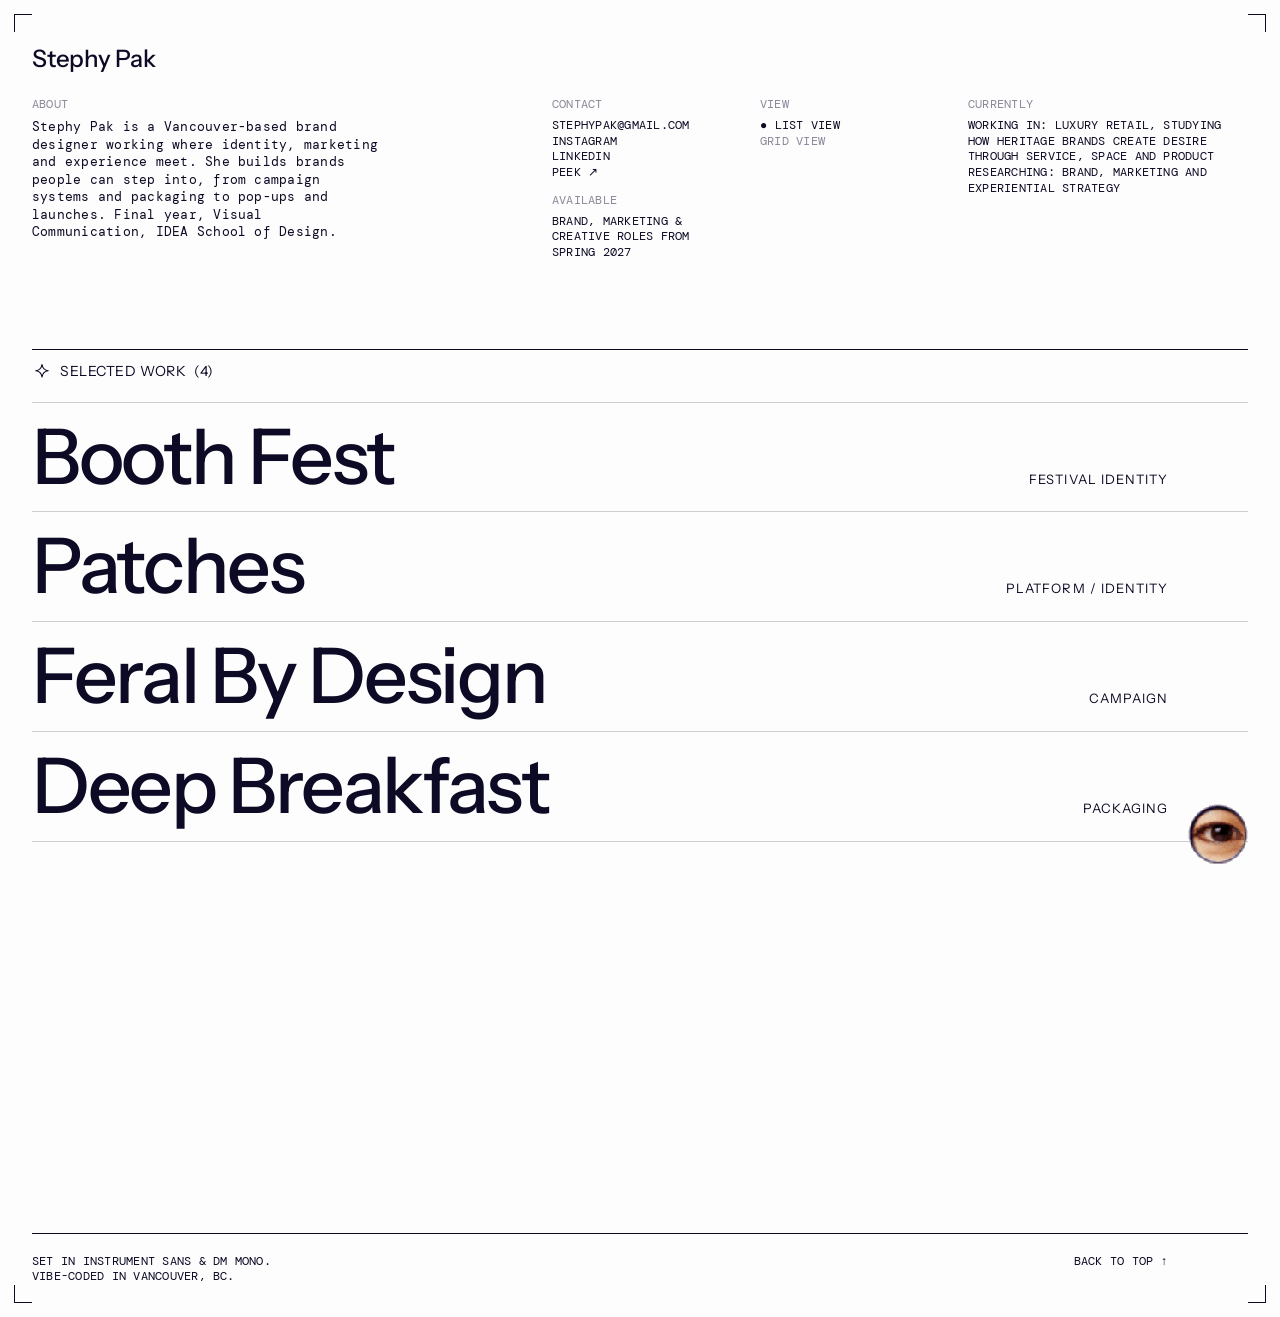
<file: index.html>
<!doctype html>
<!--
  =====================================================================
    STEPHY PAK — HOMEPAGE  (index.html)
  =====================================================================
    A trial run of the "magazine, not resume" direction. It sits next
    to your real homepage (index.html) so you can compare the two in
    Live Server. Nothing here changes your real site.

    Its styles are inside this file (in <style> below), so it doesn't
    touch styles/style.css. If you like it, we'll move them over.

    WHAT'S IN HERE (top to bottom)
    ---------------------------------------------------------------
    1. CROP MARKS ....... pink printer's marks in the corners
    2. MASTHEAD ......... About / Contact / Available / Currently  ✏️
    4. WORK ............. List view (your homepage list) + Grid view (every image)  ✏️
    5. COLOPHON ......... footer, like the small print in a magazine ✏️
  =====================================================================
-->
<html lang="en">
  <head>
    <!-- charset first: tells the browser how to read the letters (é, —, etc.) -->
    <meta charset="utf-8" />
    <!-- Makes the site fit phone screens properly -->
    <meta name="viewport" content="width=device-width, initial-scale=1.0" />

    <!-- ✏️ SEO: the TITLE is the blue link in Google + the browser tab text.
         Aim for under 60 characters: what it is, then your name. -->
    <title>Stephy Pak — Branding &amp; Graphic Designer, Vancouver</title>
    <!-- ✏️ SEO: the DESCRIPTION is the grey text under that link in Google.
         Aim for 120–160 characters. Every page gets its own. -->
    <meta name="description" content="Stephy Pak is a Vancouver-based branding and graphic designer working across print, digital and packaging, graduating from the IDEA School of Design in 2027." />
    <!-- Tells Google the one "official" address of this page -->
    <link rel="canonical" href="https://stephypak.com/" />

    <!-- FAVICON (the little icon in the browser tab) — one line per browser type:
           .svg = modern browsers (stays sharp at any size)
           .png = browsers that can't use SVG (16px tab + 32px for sharp screens)
           .ico = very old browsers (it sits in the main folder, where they look for it)
           apple-touch-icon = when someone saves your site to an iPhone home screen -->
    <link rel="icon" href="./favicon.ico" sizes="16x16 32x32" />
    <link rel="icon" href="./assets/favicon/favicon.svg" type="image/svg+xml" />
    <link rel="icon" href="./assets/favicon/favicon-16x16.png" type="image/png" sizes="16x16" />
    <link rel="icon" href="./assets/favicon/favicon-32x32.png" type="image/png" sizes="32x32" />
    <link rel="apple-touch-icon" href="./assets/favicon/apple-touch-icon.png" />

    <link rel="stylesheet" href="https://fonts.googleapis.com/css2?family=Instrument+Sans:wdth,wght@75..100,400..700&family=DM+Mono:wght@400;500&display=swap" />

    <!-- Your main styles, so the project list works exactly like index.html -->
    <link rel="stylesheet" href="./styles/style.css" />
    <style>
      :root {
        --ink: #0c0a24;
        --paper: #fdfdfd;
        --pink: #0c0a24;
        --grey: #8a8899;
        --mono: "DM Mono", ui-monospace, monospace;
        --edge: clamp(1rem, 2.5vw, 2.25rem);
      }
      html { box-sizing: border-box; }
      *, *::before, *::after { box-sizing: inherit; }
      * { margin: 0; }
      ul, ol { padding: 0; list-style: none; }
      img { display: block; max-width: 100%; height: auto; }
      a { color: inherit; text-decoration: none; }
      ::selection { background: var(--ink); color: var(--paper); }

      body {
        font-family: "Instrument Sans", sans-serif;
        background: var(--paper);
        color: var(--ink);
        -webkit-font-smoothing: antialiased;
      }
      /* Small typewriter labels used everywhere (like magazine credits) */
      .mono {
        font-family: var(--mono);
        font-size: 0.75rem;
        line-height: 1.3;                /* ✏️ space between lines */
        letter-spacing: 0.02em;
        text-transform: uppercase;
      }
      .label { color: var(--grey); margin-bottom: 0.35rem; }
      .tbd { color: var(--grey); }

      /* ---------- 1. CROP MARKS ---------- */
      .sheet { position: relative; padding: 2.75rem var(--edge) 2rem; }
      .crop { position: absolute; width: 18px; height: 18px; pointer-events: none; }
      .crop::before, .crop::after { content: ""; position: absolute; background: var(--pink); }
      .crop::before { width: 18px; height: 1px; top: 0; }
      .crop::after  { width: 1px; height: 18px; left: 0; }
      .crop.tl { top: 14px; left: 14px; }
      .crop.tr { top: 14px; right: 14px; transform: scaleX(-1); }
      .crop.bl { bottom: 14px; left: 14px; transform: scaleY(-1); }
      .crop.br { bottom: 14px; right: 14px; transform: scale(-1); }
      /* Registration mark (the target symbol printers use) */
      .reg { width: 22px; height: 22px; color: var(--pink); }

      /* ---------- 2. MASTHEAD ---------- */
      .masthead {
        margin-bottom: clamp(2.5rem, 6vw, 4.5rem);   /* ✏️ space between the masthead and the work */
        display: grid;
        grid-template-columns: repeat(12, 1fr);
        gap: 1.5rem var(--edge);
      }
      .mh-name   { grid-column: 1 / -1; display: flex; justify-content: space-between; align-items: center; }
      .mh-name a { font-size: 1.5rem; font-weight: 500; letter-spacing: -0.01em; }
      .mh-about  { grid-column: 1 / 6; }
      .mh-about p { max-width: 44ch; }
      .mh-about p:not(.label) { text-transform: none; font-size: 0.8125rem; line-height: 1.35; }   /* bio in normal case: easier to read */
      .mh-contact   { grid-column: 6 / 8; }
      .mh-view      { grid-column: 8 / 10; }
      /* 👁 Floating eye: pinned to the bottom-right corner, follows you as you scroll */
      .float-eye {
        position: fixed;
        right: clamp(1rem, 2.5vw, 2.25rem);          /* ✏️ distance from the right edge */
        bottom: clamp(1rem, 2.5vw, 2rem);            /* ✏️ distance from the bottom */
        z-index: 20;
      }
      .float-eye .play-door { margin: 0; }
      /* The PEEK pill pops up ABOVE the eye here (there's no room below) */
      @media (hover: hover) and (min-width: 768px) {
        .float-eye .play-door-label { top: auto; bottom: 100%; transform: translate(-50%, 0.25rem); }
        .float-eye .play-door:hover .play-door-label,
        .float-eye .play-door:focus-visible .play-door-label { transform: translate(-50%, -0.25rem); }
      }
      .mh-currently { grid-column: 10 / 13; }
      .mh a:hover, .view-btn:hover { color: var(--pink); }
      .view-btn {
        font: inherit; letter-spacing: inherit; text-transform: inherit;
        background: none; border: 0; padding: 0; cursor: pointer; color: var(--grey);
        text-align: left; white-space: nowrap;
      }
      .view-btn[aria-pressed="true"] { color: var(--ink); }
      .view-btn[aria-pressed="true"]::before { content: "● "; color: var(--pink); }

      /* ---------- 3. SLOGAN ---------- */
      .slogan-row {
        display: grid;
        grid-template-columns: repeat(12, 1fr);
        gap: var(--edge);
        align-items: end;
        padding: clamp(3rem, 8vw, 7rem) 0 clamp(2.5rem, 6vw, 5rem);
      }
      .slogan {
        grid-column: 1 / 11;
        font-size: clamp(3.125rem, 11vw, 11rem);
        font-weight: 500;
        line-height: 0.95;
        letter-spacing: -0.035em;
      }
      .slogan > span { display: block; }
      .slogan .indent { padding-left: 0.6em; }
      .comma { color: var(--pink); }
      .issue { grid-column: 11 / 13; text-align: right; }

      /* ---------- 4. WORK ---------- */
      /* LIST VIEW = your homepage list (styles come from style.css). GRID VIEW = the wall below. */
      .work-grid { display: none; padding: 1rem 0 6rem; }
      body.is-grid .main-work-section { display: none; }
      body.is-grid .work-grid { display: block; }

      .wall-head {
        display: flex; justify-content: space-between;
        padding: 0.6rem 0; margin-bottom: 1.5rem;
        border-top: 1px solid var(--ink); border-bottom: 1px solid var(--ink);
      }
      /* Pinterest-style "masonry": images stack in columns and keep their own shape. */
      .wall { columns: 4; column-gap: 1rem; }          /* ✏️ number of columns on laptops */
      .tile { break-inside: avoid; margin-bottom: 1.75rem; }
      .tile a { display: block; }
      .tile img, .tile video {
        display: block; width: 100%; height: auto; background: #ecebe8;
        transition: opacity var(--duration-fast, 0.15s);
      }
      .tile figcaption { margin-top: 0.5rem; display: flex; justify-content: space-between; gap: 1rem; }
      .tile a:hover img, .tile a:hover video { opacity: 0.85; }
      .tile a:hover .title { color: var(--pink); }
      @media (max-width: 1100px) { .wall { columns: 3; } }
      @media (max-width: 760px)  { .wall { columns: 2; column-gap: 0.75rem; } }

      /* The list already sits inside the page margins here, so drop its own side padding */
      .sheet .project-index { padding-left: 0; padding-right: 0; }
      /* Category labels stay clear of the floating eye in the corner */
      @media (min-width: 761px) { .sheet .project-index-category { margin-right: 5rem; } }

      /* ---------- 5. COLOPHON ---------- */
      .colophon {
        display: grid; grid-template-columns: repeat(12, 1fr); gap: var(--edge);
        padding-top: 1.25rem; border-top: 1px solid var(--ink);
      }
      .colophon > :nth-child(1) { grid-column: 1 / 6; }
      .colophon > :nth-child(2) { grid-column: 11 / 13; justify-self: end; margin-right: 5rem; }   /* leaves room for the floating eye */

      /* ---------- PHONES ---------- */
      @media (max-width: 760px) {
        .mh-about, .mh-contact, .mh-currently, .mh-view, .slogan, .issue,
        .colophon > * { grid-column: 1 / -1 !important; text-align: left; justify-self: start; }
        .grid { row-gap: 3rem; }
        .p1, .p2, .p3, .p4 { grid-column: 1 / -1; margin-top: 0; }
        .p2 { grid-column: 3 / -1; }
        .p3 { grid-column: 1 / 11; }
      }
          /* Accent is black now, so hovers fade instead of changing colour */
      a:hover, a:focus-visible, .lb-btn:hover, .new-batch:hover { opacity: 0.55; }
    </style>
    <!-- SEO / E-E-A-T: a hidden "ID card" about you that Google reads.
         It backs up your experience and credibility (school, award, membership).
         ✏️ When you have real Instagram / LinkedIn / Behance links, add them
         inside "sameAs" like this:  "sameAs": ["https://www.linkedin.com/in/…"],
         ✏️ Add new awards as another {…} block inside "award". -->
    <script type="application/ld+json">
    {
      "@context": "https://schema.org",
      "@type": "Person",
      "name": "Stephy Pak",
      "url": "https://stephypak.com/",
      "jobTitle": "Branding and Graphic Designer",
      "email": "mailto:stephypak@gmail.com",
      "address": { "@type": "PostalAddress", "addressLocality": "Vancouver", "addressRegion": "BC", "addressCountry": "CA" },
      "affiliation": { "@type": "CollegeOrUniversity", "name": "IDEA School of Design", "url": "https://www.ideaschoolofdesign.com/" },
      "knowsLanguage": ["English", "Cantonese"],
      "memberOf": { "@type": "Organization", "name": "Association of Registered Graphic Designers (RGD)", "url": "https://rgd.ca/" },
      "award": [
        "Honourable Mention, Interactive/UX/UI — DesCan Vancouver Salazar Student Awards 2025 (Nanijauniaravit, with Crescille Buyuccan and Shilo Sun)"
      ],
      "subjectOf": { "@type": "WebPage", "name": "2025 Salazar Student Award Winners", "url": "https://descan.ca/2025-salazar-student-award-winners/" }
    }
    </script>
  </head>

  <body>
    <div class="sheet">
      <!-- 1. CROP MARKS -->
      <span class="crop tl" aria-hidden="true"></span>
      <span class="crop tr" aria-hidden="true"></span>
      <span class="crop bl" aria-hidden="true"></span>
      <span class="crop br" aria-hidden="true"></span>

      <!-- 2. MASTHEAD ✏️ -->
      <header class="masthead mh">
        <div class="mh-name">
          <a href="index.html">Stephy Pak</a>
        </div>

        <div class="mh-about mono">
          <p class="label">About</p>
          <p>Stephy Pak is a Vancouver-based brand designer working where identity, marketing and experience meet. She builds brands people can step into, from campaign systems and packaging to pop-ups and launches. Final year, Visual Communication, IDEA School of Design.</p>
        </div>

        <div class="mh-contact mono">
          <p class="label">Contact</p>
          <p><a href="mailto:stephypak@gmail.com">stephypak@gmail.com</a><br />
          <a href="#">Instagram</a><br />
          <a href="#">LinkedIn</a><br />
          <a href="play.html">Peek ↗</a></p>
          <p class="label" style="margin-top:0.75rem">Available</p>
          <p>Brand, marketing &amp; creative roles from Spring 2027</p>
        </div>

        <div class="mh-view mono">
          <p class="label">View</p>
          <p><button type="button" class="view-btn" data-view="list" aria-pressed="true">List view</button><br />
          <button type="button" class="view-btn" data-view="grid" aria-pressed="false">Grid view</button></p>
        </div>

        <!-- ✏️ The part that shows you're tuned in. Update it whenever. -->
        <div class="mh-currently mono">
          <p class="label">Currently</p>
          <p>Working in: luxury retail, studying how heritage brands create desire through service, space and product<br />
          Researching: brand, marketing and experiential strategy</p>
        </div>

      </header>

      <!-- 4. WORK ✏️  Captions read like catalogue entries:
           TITLE, DISCIPLINE, YEAR. -->
      <!-- 4. WORK — the same hover list as your real homepage (index.html) -->
      <main class="main-work-section">
      <section class="project-index" aria-labelledby="works-heading">

        <!-- "SELECTED WORK (4)" with the sparkly star.
             The <svg> is the star drawing — you don't need to edit it.
             ✏️ Change the (4) if you add or remove projects. -->
        <h2 class="project-index-heading" id="works-heading">
          <svg class="star" viewBox="0 0 24 24" width="20" height="20" aria-hidden="true">
            <path class="star-main" d="M12 3c.7 5 2.5 6.8 7.5 7.5-5 .7-6.8 2.5-7.5 7.5-.7-5-2.5-6.8-7.5-7.5C9.5 9.8 11.3 8 12 3z" />
            <path class="star-sparkle star-sparkle-1" d="M20 1.5l.45 1.55L22 3.5l-1.55.45L20 5.5l-.45-1.55L18 3.5l1.55-.45z" />
            <path class="star-sparkle star-sparkle-2" d="M19 16.5l.35 1.15 1.15.35-1.15.35L19 19.5l-.35-1.15L17.5 18l1.15-.35z" />
          </svg>
          Selected work <span class="project-index-count">(4)</span>
        </h2>

        <!-- THE PROJECTS
             Each project is one <li> … </li> block. In each one:
               href="booth-fest.html" ........ which page it opens
               project-index-title .......... ✏️ project name
               project-index-category ....... ✏️ small label on the right
               img src="…" .................. ✏️ cover image
                 (put your image in assets/projects/ and write its name here,
                  e.g. src="assets/projects/booth-fest-cover.jpg")
               alt="…" ...................... ✏️ short description of the image
             To add a project: copy a whole <li> … </li> block and paste it below. -->
        <ul class="project-index-list">

          <!-- Project 1 -->
          <li class="project-index-item">
            <a href="booth-fest.html" class="project-index-link">
              <span class="project-index-title">Booth Fest</span>
              <span class="project-index-category">Festival identity</span>
              <img src="assets/projects/poster.jpg" width="1553" height="2400" class="project-index-preview" loading="lazy" alt="Booth Fest project cover" />
            </a>
          </li>

          <!-- Project 2 -->
          <li class="project-index-item">
            <a href="patches.html" class="project-index-link">
              <span class="project-index-title">Patches</span>
              <span class="project-index-category">Platform / identity</span>
              <img src="assets/projects/patches/patches-hero.jpg" width="1920" height="1080" class="project-index-preview" loading="lazy" alt="Patches poster campaign" />
            </a>
          </li>

          <!-- Project 3 -->
          <li class="project-index-item">
            <a href="feral-by-design.html" class="project-index-link">
              <span class="project-index-title">Feral By Design</span>
              <span class="project-index-category">Campaign</span>
              <img src="assets/projects/poster.jpg" width="1553" height="2400" class="project-index-preview" loading="lazy" alt="Feral By Design project cover" />
            </a>
          </li>

          <!-- Project 4 -->
          <li class="project-index-item">
            <a href="deep-breakfast.html" class="project-index-link">
              <span class="project-index-title">Deep Breakfast</span>
              <span class="project-index-category">Packaging</span>
              <img src="assets/projects/poster.jpg" width="1553" height="2400" class="project-index-preview" loading="lazy" alt="Deep Breakfast project cover" />
            </a>
          </li>

        </ul>
      </section>
    </main>

      <!-- 4b. GRID VIEW ✏️ — every project image + video, Pinterest-style.
           Each <figure class="tile"> is one image. Copy one to add more.
           Swap placeholder.svg for your real images; they keep their own
           shape, so mix tall, wide and square freely. -->
      <section class="work-grid" aria-label="All project images">
        <div class="wall-head mono"><span>Everything <span class="tbd">— Issue 01, 2025–27</span></span><span>(04)</span></div>
        <div class="wall">
          <figure class="tile"><a href="patches.html">
            <video autoplay muted loop playsinline width="1920" height="1080" poster="assets/projects/patches/patches-hero.jpg" aria-label="Patches poster campaign: three posters and a video of friends hanging out">
              <source src="assets/projects/patches/patches-hero.mp4" type="video/mp4" />
            </video>
            <figcaption class="mono"><span><span class="num">(02)</span> <span class="title">Patches</span></span><span class="tbd">Campaign film</span></figcaption>
          </a></figure>
          <figure class="tile"><a href="booth-fest.html">
            <img src="assets/projects/poster.jpg" width="1553" height="2400" loading="lazy" alt="And that is not all: typographic poster with layered browser warning windows, halftone dots and figures" style="object-fit:cover" />
            <figcaption class="mono"><span><span class="num">(01)</span> <span class="title">Booth Fest</span></span><span class="tbd">Hero</span></figcaption>
          </a></figure>
          <figure class="tile"><a href="feral-by-design.html">
            <img src="assets/projects/poster.jpg" width="1553" height="2400" loading="lazy" alt="And that is not all: typographic poster with layered browser warning windows, halftone dots and figures" style="object-fit:cover" />
            <figcaption class="mono"><span><span class="num">(03)</span> <span class="title">Feral By Design</span></span><span class="tbd">Hero</span></figcaption>
          </a></figure>
          <figure class="tile"><a href="deep-breakfast.html">
            <img src="assets/projects/poster.jpg" width="1553" height="2400" loading="lazy" alt="And that is not all: typographic poster with layered browser warning windows, halftone dots and figures" style="object-fit:cover" />
            <figcaption class="mono"><span><span class="num">(04)</span> <span class="title">Deep Breakfast</span></span><span class="tbd">Hero</span></figcaption>
          </a></figure>
          <figure class="tile"><a href="booth-fest.html">
            <img src="assets/projects/poster.jpg" width="1553" height="2400" loading="lazy" alt="And that is not all: typographic poster with layered browser warning windows, halftone dots and figures" style="object-fit:cover" />
            <figcaption class="mono"><span><span class="num">(01)</span> <span class="title">Booth Fest</span></span><span class="tbd">Detail</span></figcaption>
          </a></figure>
          <figure class="tile"><a href="patches.html">
            <img src="assets/projects/poster.jpg" width="1553" height="2400" loading="lazy" alt="And that is not all: typographic poster with layered browser warning windows, halftone dots and figures" style="object-fit:cover" />
            <figcaption class="mono"><span><span class="num">(02)</span> <span class="title">Patches</span></span><span class="tbd">Detail</span></figcaption>
          </a></figure>
          <figure class="tile"><a href="feral-by-design.html">
            <img src="assets/projects/poster.jpg" width="1553" height="2400" loading="lazy" alt="And that is not all: typographic poster with layered browser warning windows, halftone dots and figures" style="object-fit:cover" />
            <figcaption class="mono"><span><span class="num">(03)</span> <span class="title">Feral By Design</span></span><span class="tbd">Detail</span></figcaption>
          </a></figure>
          <figure class="tile"><a href="deep-breakfast.html">
            <img src="assets/projects/poster.jpg" width="1553" height="2400" loading="lazy" alt="And that is not all: typographic poster with layered browser warning windows, halftone dots and figures" style="object-fit:cover" />
            <figcaption class="mono"><span><span class="num">(04)</span> <span class="title">Deep Breakfast</span></span><span class="tbd">Detail</span></figcaption>
          </a></figure>
          <figure class="tile"><a href="booth-fest.html">
            <img src="assets/projects/poster.jpg" width="1553" height="2400" loading="lazy" alt="And that is not all: typographic poster with layered browser warning windows, halftone dots and figures" style="object-fit:cover" />
            <figcaption class="mono"><span><span class="num">(01)</span> <span class="title">Booth Fest</span></span><span class="tbd">Spread</span></figcaption>
          </a></figure>
          <figure class="tile"><a href="patches.html">
            <img src="assets/projects/poster.jpg" width="1553" height="2400" loading="lazy" alt="And that is not all: typographic poster with layered browser warning windows, halftone dots and figures" style="object-fit:cover" />
            <figcaption class="mono"><span><span class="num">(02)</span> <span class="title">Patches</span></span><span class="tbd">Spread</span></figcaption>
          </a></figure>
          <figure class="tile"><a href="feral-by-design.html">
            <img src="assets/projects/poster.jpg" width="1553" height="2400" loading="lazy" alt="And that is not all: typographic poster with layered browser warning windows, halftone dots and figures" style="object-fit:cover" />
            <figcaption class="mono"><span><span class="num">(03)</span> <span class="title">Feral By Design</span></span><span class="tbd">Spread</span></figcaption>
          </a></figure>
          <figure class="tile"><a href="deep-breakfast.html">
            <img src="assets/projects/poster.jpg" width="1553" height="2400" loading="lazy" alt="And that is not all: typographic poster with layered browser warning windows, halftone dots and figures" style="object-fit:cover" />
            <figcaption class="mono"><span><span class="num">(04)</span> <span class="title">Deep Breakfast</span></span><span class="tbd">Spread</span></figcaption>
          </a></figure>
        </div>
      </section>

      <!-- 5. COLOPHON ✏️ -->
      <footer class="colophon mono">
        <p>Set in Instrument Sans &amp; DM Mono.<br />Vibe-coded in Vancouver, BC.</p>
        <p><a href="#top">Back to top ↑</a></p>
      </footer>
    </div>

    <!-- 👁 FLOATING EYE → Peek page. Stays in the bottom-right corner while you scroll.
         Hover shows the pink PEEK pill above it. -->
    <span class="play-door-item float-eye">
      <a href="play.html" class="play-door" aria-label="Peek — about me, photos and things I love">
        <img src="assets/branding-images/play.gif" width="60" height="60" class="play-door-gif" alt="" />
        <span class="play-door-label">Peek</span>
      </a>
    </span>

    <!-- LIST / GRID switch -->
    <script>
      document.querySelectorAll(".view-btn").forEach(function (btn) {
        btn.addEventListener("click", function () {
          document.body.classList.toggle("is-grid", btn.dataset.view === "grid");
          document.querySelectorAll(".view-btn").forEach(function (b) {
            b.setAttribute("aria-pressed", b === btn ? "true" : "false");
          });
        });
      });
    </script>

    <!-- EASTER EGG: type the word "cute" anywhere on this page → cute.html
         (plus a hint in the browser console: right-click → Inspect → Console).
         ✏️ To change the secret word, change "cute" on the SECRET WORD line. -->
    <script>
      (function () {
        var secret = "cute";                                    // ✏️ SECRET WORD
        var typed = "";
        console.log("%cpretty curious, huh? type the word that describes the fish cake 🍥", "color:#0c0a24;font-size:14px");
        document.addEventListener("keydown", function (e) {
          if (e.metaKey || e.ctrlKey || e.altKey || e.key.length !== 1) return;
          typed = (typed + e.key.toLowerCase()).slice(-secret.length);
          if (typed === secret) window.location.href = "cute.html";
        });
      })();
    </script>
  </body>
</html>
</file>
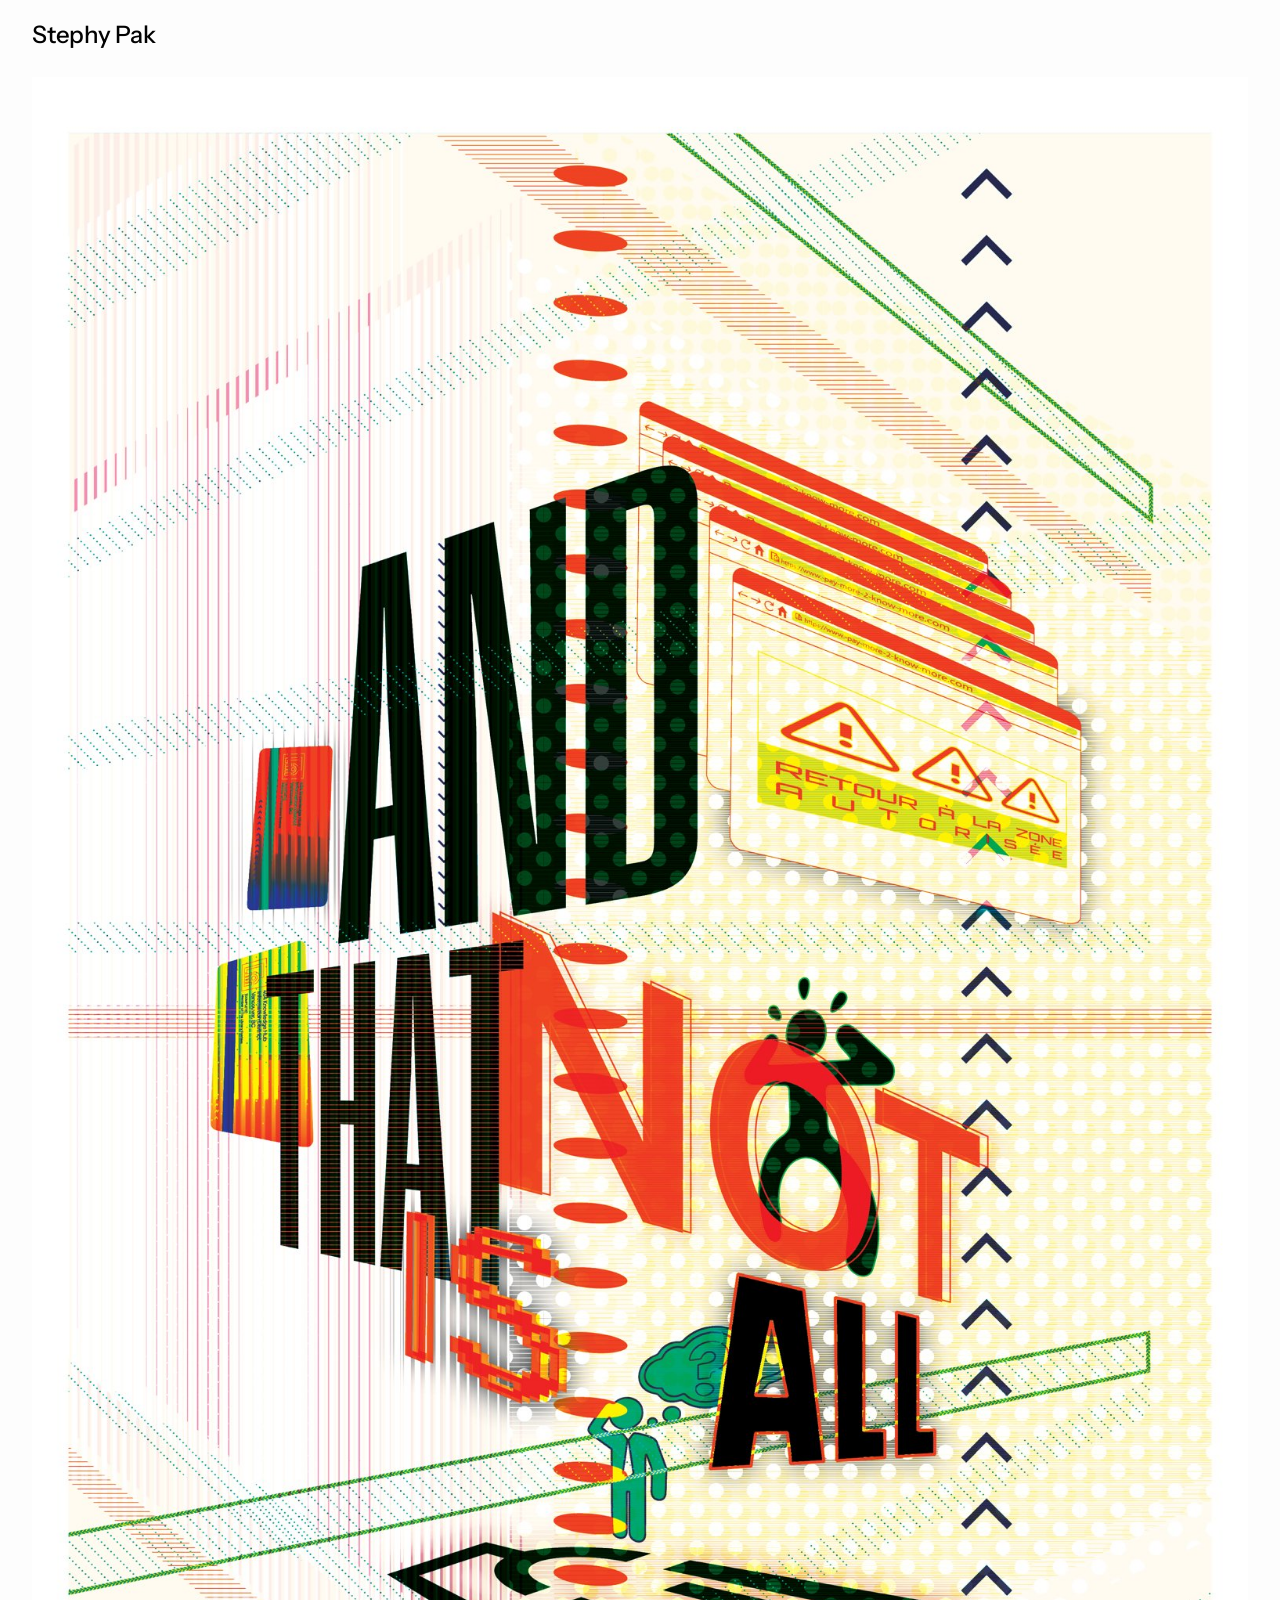
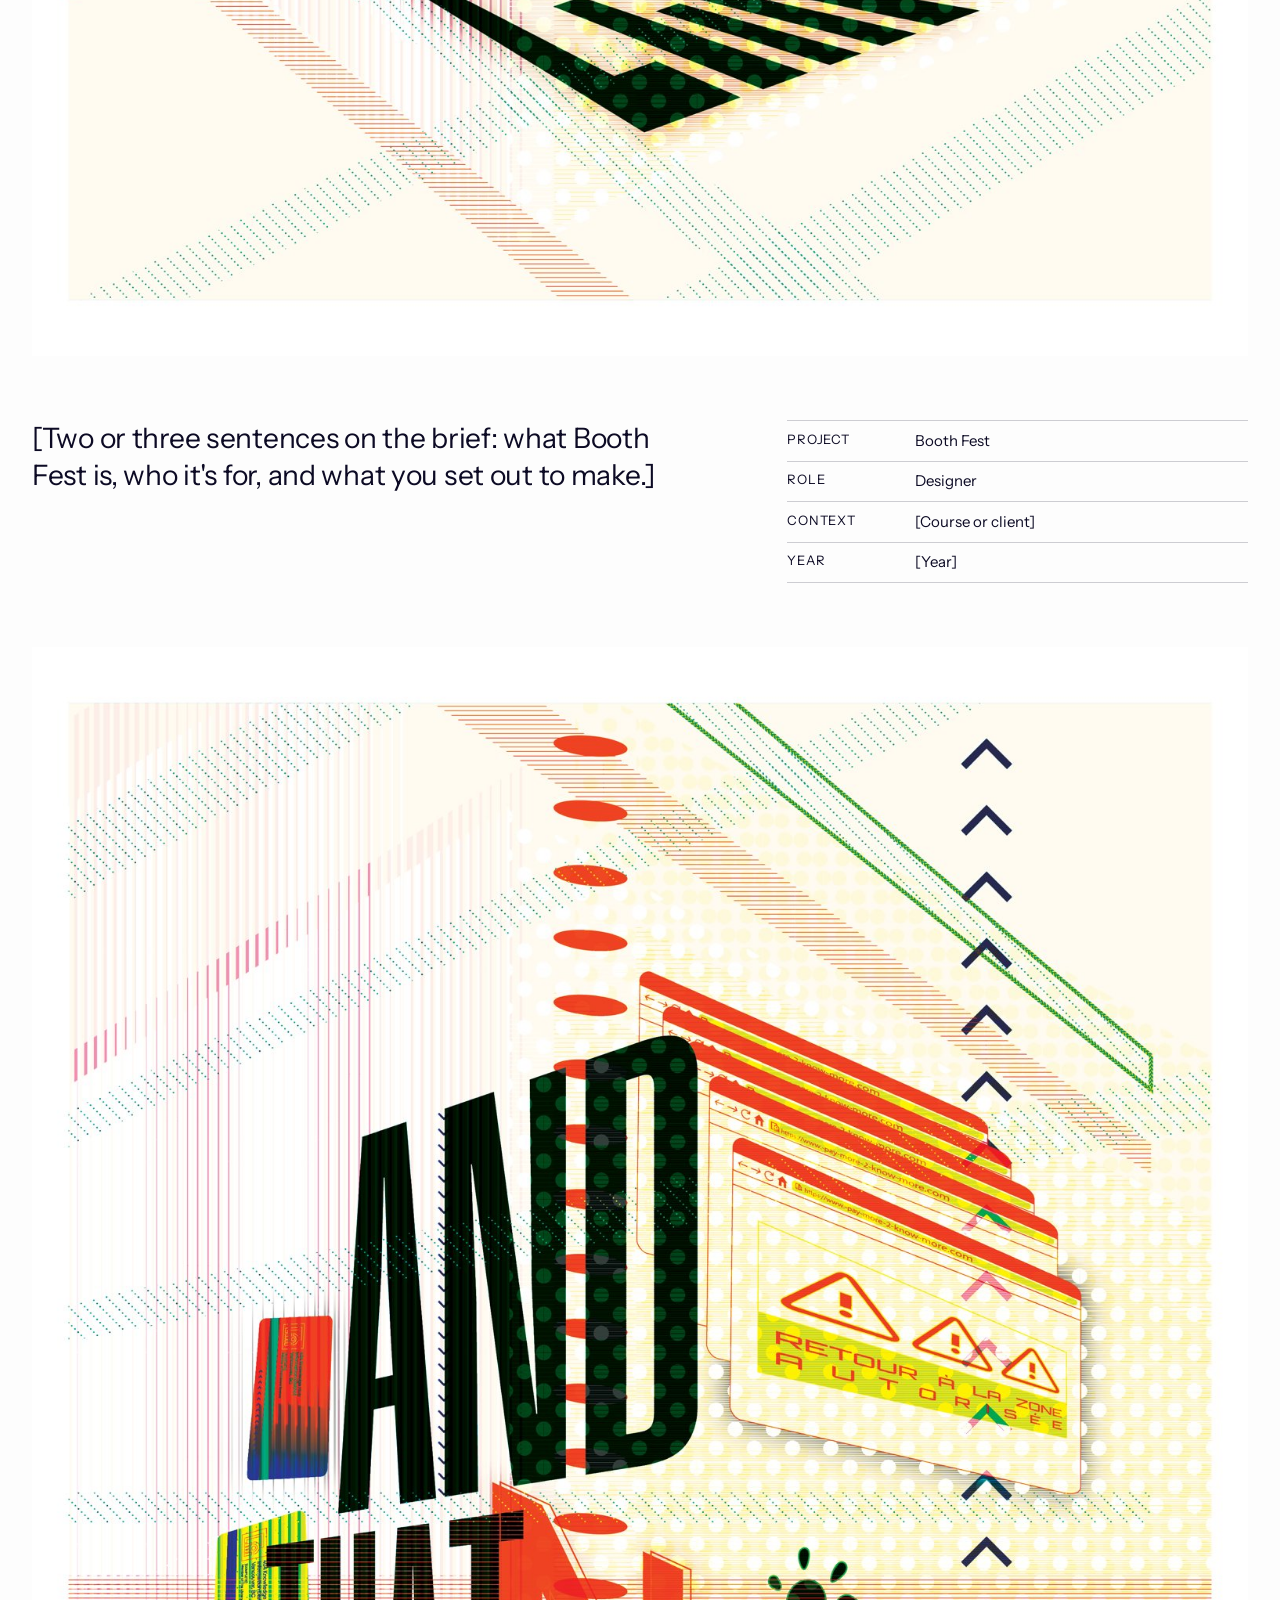
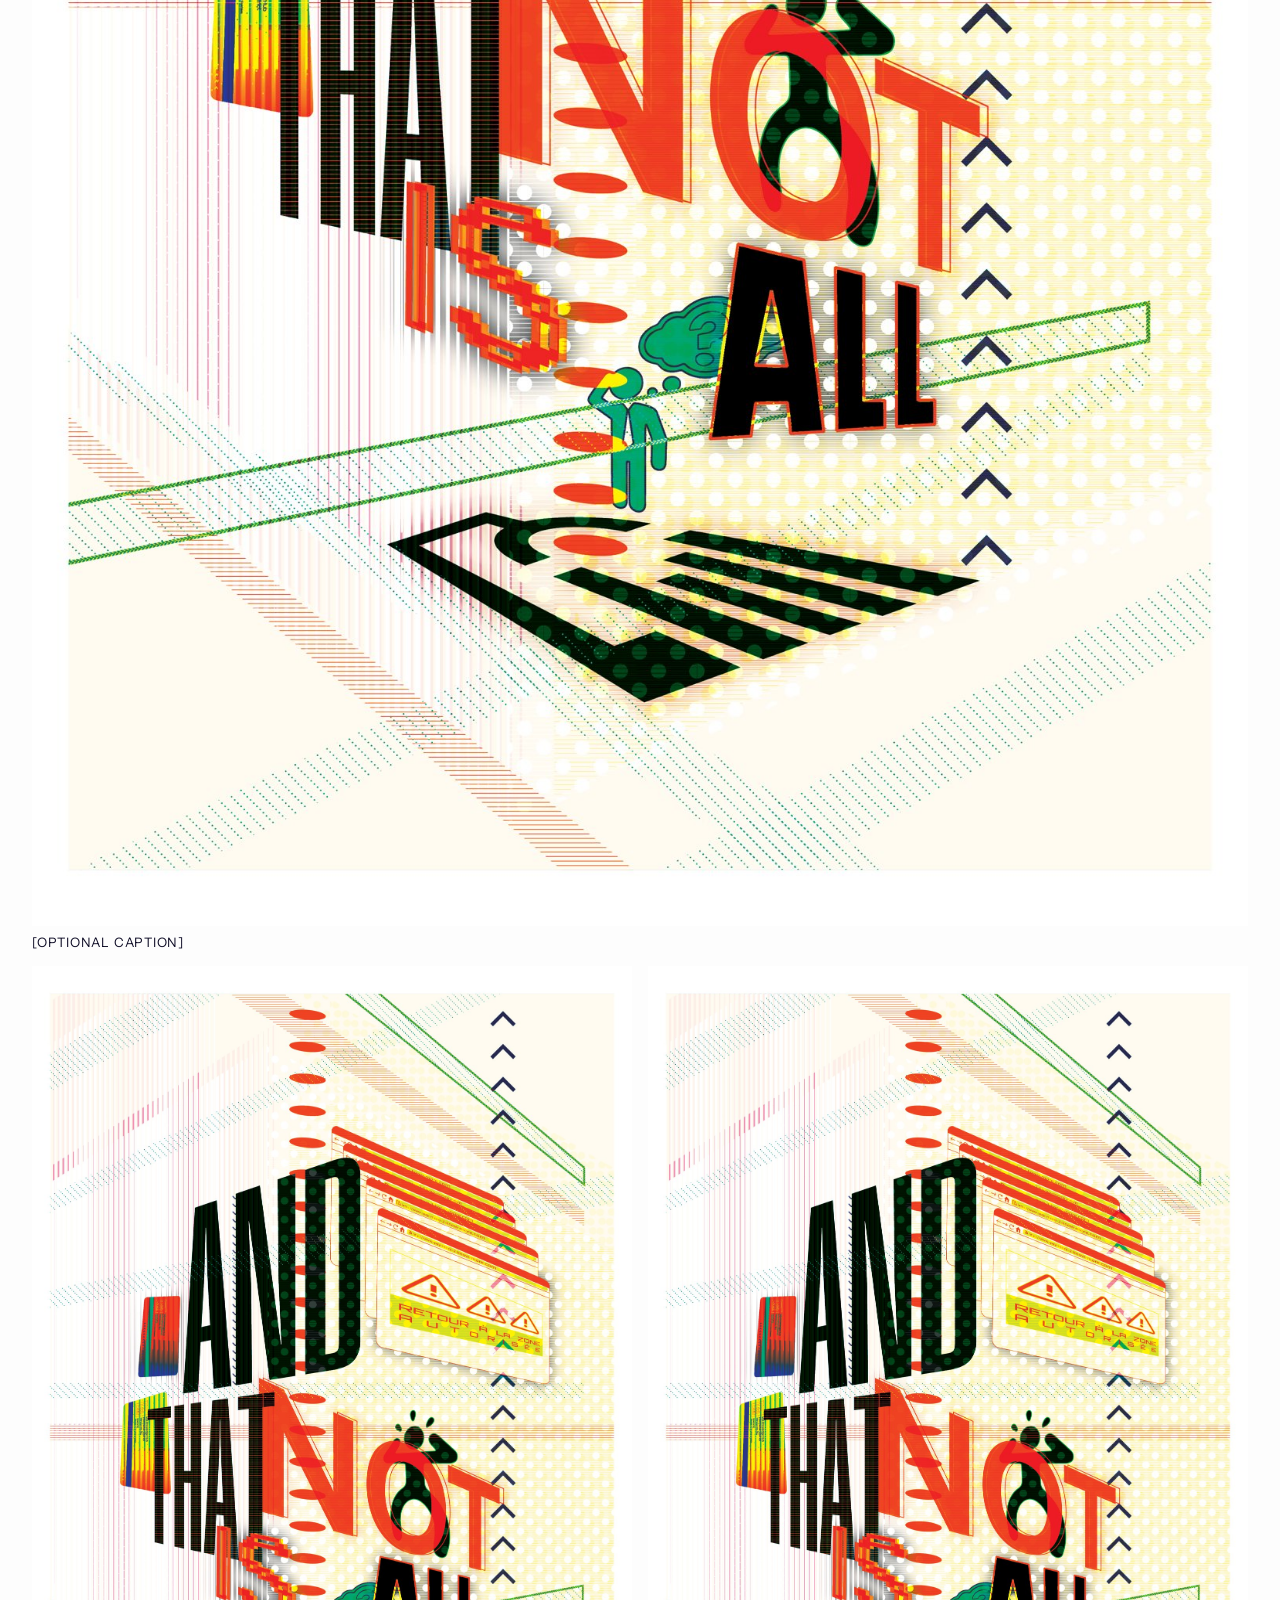
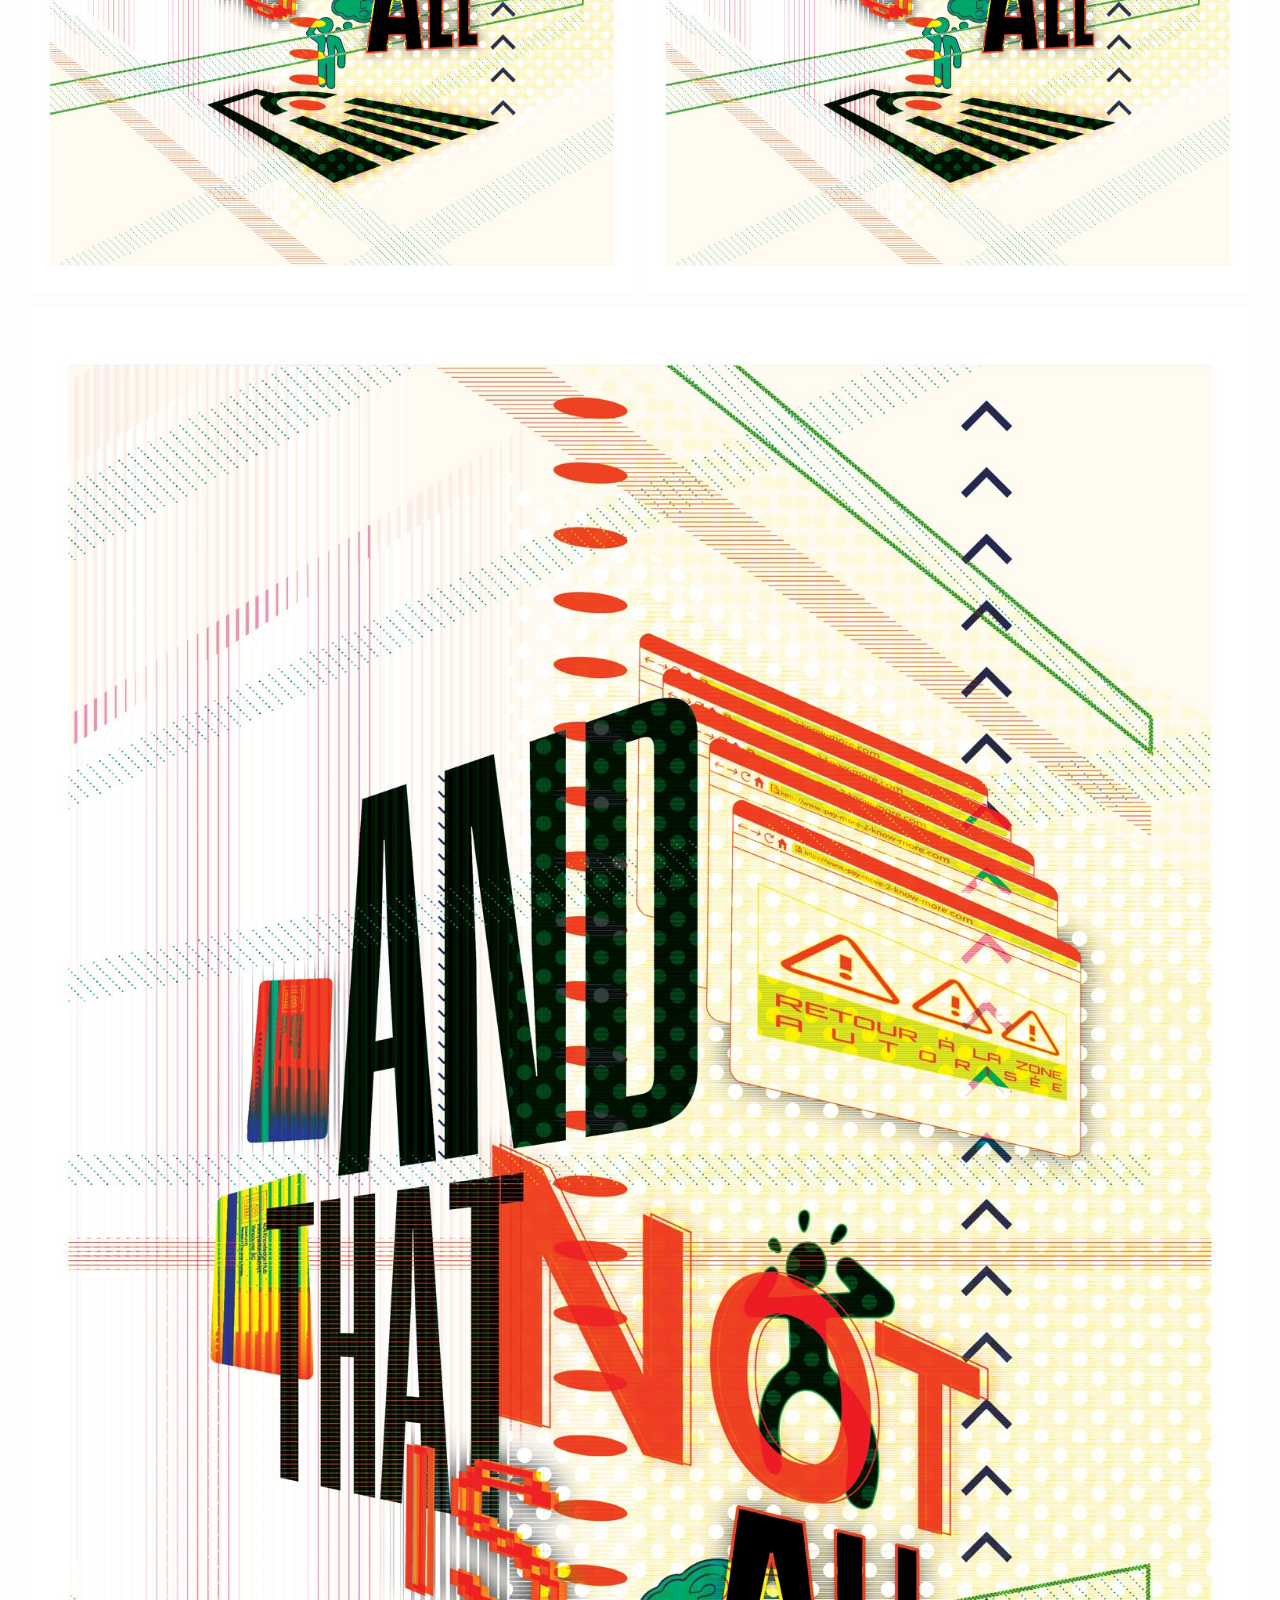
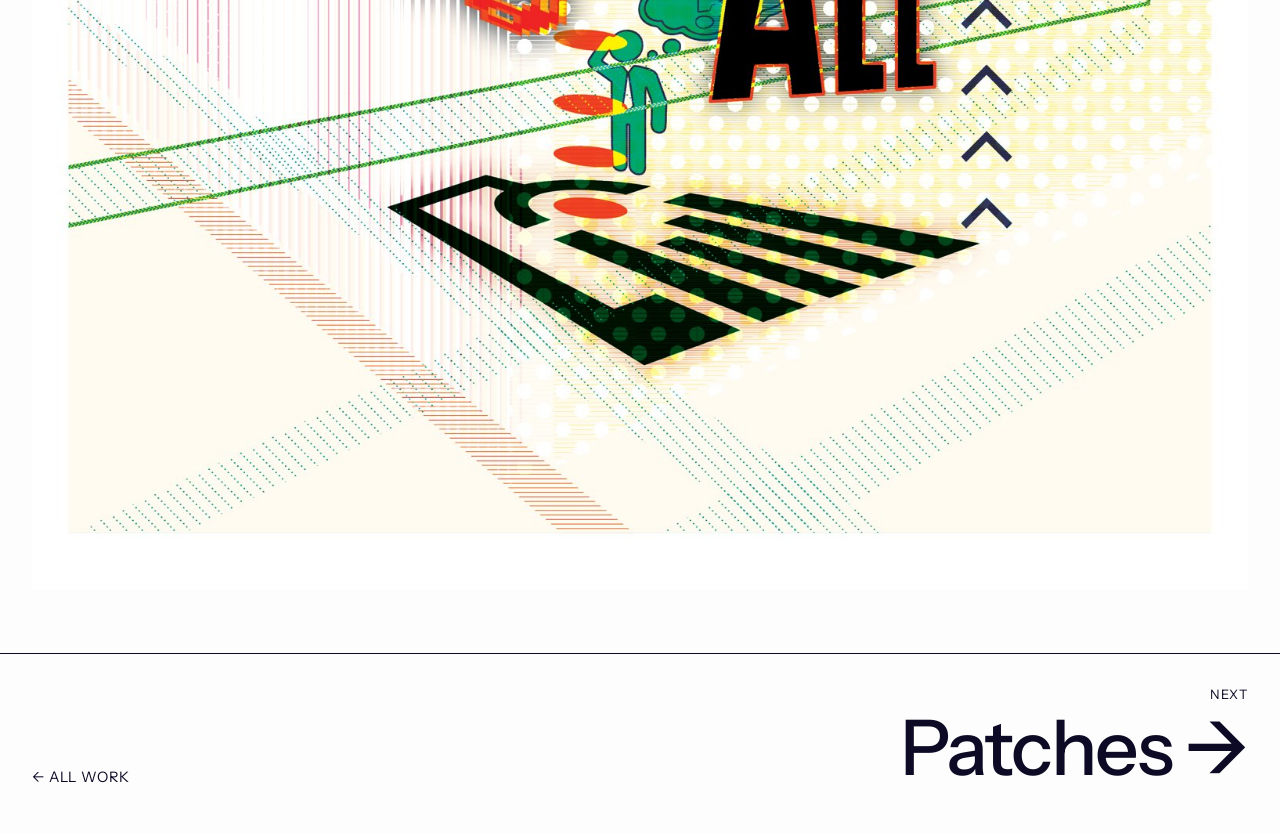
<file: booth-fest.html>
<!doctype html>
<!--
  =====================================================================
    PROJECT PAGE 1 — BOOTH FEST  (booth-fest.html)
  =====================================================================
    All four project pages are built the same way, so once you know
    one, you know them all.

    WHAT'S IN HERE (top to bottom)
    ---------------------------------------------------------------
    1. FLOATING NAME ..... "Stephy Pak" — goes back to the homepage
    2. HERO IMAGE ........ first big image                        ✏️
    3. BRIEF + CREDITS ... short description + role, year, etc.   ✏️
    4. MORE IMAGES ....... full-width, two side by side, full-width ✏️
    5. NEXT PROJECT ...... link to the next page

    ✏️ = things you'll want to edit
    Anything in [square brackets] is a placeholder — replace it.

    ADDING YOUR IMAGES
      1. Put the image file in the  assets/projects/  folder
         (simple names work best: booth-fest-01.jpg — no spaces).
      2. Change  src="assets/projects/poster.jpg"  (the stand-in image)
         to      src="assets/projects/booth-fest-01.jpg"
      3. Change the alt="…" text to a short description of the image
         (screen readers read this out loud for people who can't see it).
  =====================================================================
-->
<html lang="en">
  <head>
    <!-- charset first: tells the browser how to read the letters (é, —, etc.) -->
    <meta charset="utf-8" />
    <!-- Makes the site fit phone screens properly -->
    <meta name="viewport" content="width=device-width, initial-scale=1.0" />

    <!-- ✏️ SEO: the TITLE is the blue link in Google + the browser tab text.
         Aim for under 60 characters: what it is, then your name. -->
    <title>Booth Fest — Festival Identity | Stephy Pak</title>
    <!-- ✏️ SEO: the DESCRIPTION is the grey text under that link in Google.
         Aim for 120–160 characters. Every page gets its own. -->
    <meta name="description" content="Booth Fest is a festival identity by Stephy Pak, a Vancouver-based brand designer: the visual system, applications and how it comes to life on site." />
    <!-- Tells Google the one "official" address of this page -->
    <link rel="canonical" href="https://stephypak.com/booth-fest.html" />

    <!-- FAVICON (the little icon in the browser tab) — one line per browser type:
           .svg = modern browsers (stays sharp at any size)
           .png = browsers that can't use SVG (16px tab + 32px for sharp screens)
           .ico = very old browsers (it sits in the main folder, where they look for it)
           apple-touch-icon = when someone saves your site to an iPhone home screen -->
    <link rel="icon" href="./favicon.ico" sizes="16x16 32x32" />
    <link rel="icon" href="./assets/favicon/favicon.svg" type="image/svg+xml" />
    <link rel="icon" href="./assets/favicon/favicon-16x16.png" type="image/png" sizes="16x16" />
    <link rel="icon" href="./assets/favicon/favicon-32x32.png" type="image/png" sizes="32x32" />
    <link rel="apple-touch-icon" href="./assets/favicon/apple-touch-icon.png" />

    <!-- Connects your style file -->
    <link rel="stylesheet" href="./styles/style.css" />
  </head>

  <body class="project-page">

    <!-- =================================================================
         1. FLOATING NAME
         Stays in the corner as you scroll. Clicking it goes back to the
         top of the homepage.
         ================================================================= -->
    <header class="project-header">
      <a href="index.html#top" class="project-header-name">Stephy Pak</a>
    </header>

    <main class="project">

      <!-- ===============================================================
           2. HERO IMAGE — your strongest image of this project ✏️
           =============================================================== -->
      <figure class="project-figure">
        <img src="assets/projects/poster.jpg" width="1553" height="2400" loading="eager" alt="And that is not all: typographic poster with layered browser warning windows, halftone dots and figures" />
      </figure>

      <!-- ===============================================================
           3. BRIEF + CREDITS ✏️
           Brief: 2–3 sentences. Credits: each <div> is one row.
           To add a row, copy a whole  <div class="project-credit">…</div>  line.
           To remove one, delete its line.
           =============================================================== -->
      <section class="project-about" aria-label="About this project">
        <p class="project-brief">[Two or three sentences on the brief: what Booth Fest is, who it&#x27;s for, and what you set out to make.]</p>
        <dl class="project-credits">
          <div class="project-credit"><dt>Project</dt><dd>Booth Fest</dd></div>
          <div class="project-credit"><dt>Role</dt><dd>Designer</dd></div>
          <div class="project-credit"><dt>Context</dt><dd>[Course or client]</dd></div>
          <div class="project-credit"><dt>Year</dt><dd>[Year]</dd></div>
        </dl>
      </section>

      <!-- ===============================================================
           4. MORE IMAGES ✏️
           Each <figure> … </figure> is one image.
             • copy a figure block to add an image
             • delete a figure block to remove one
             • <figcaption> is an optional caption — delete it if you don't want one
           =============================================================== -->

      <!-- Full-width image -->
      <figure class="project-figure">
        <img src="assets/projects/poster.jpg" width="1553" height="2400" loading="lazy" alt="And that is not all: typographic poster with layered browser warning windows, halftone dots and figures" />
        <figcaption>[Optional caption]</figcaption>
      </figure>

      <!-- Two images side by side (they stack on phones) -->
      <div class="project-pair">
        <figure class="project-figure">
          <img src="assets/projects/poster.jpg" width="1553" height="2400" loading="lazy" alt="And that is not all: typographic poster with layered browser warning windows, halftone dots and figures" />
        </figure>
        <figure class="project-figure">
          <img src="assets/projects/poster.jpg" width="1553" height="2400" loading="lazy" alt="And that is not all: typographic poster with layered browser warning windows, halftone dots and figures" />
        </figure>
      </div>

      <!-- Full-width image -->
      <figure class="project-figure">
        <img src="assets/projects/poster.jpg" width="1553" height="2400" loading="lazy" alt="And that is not all: typographic poster with layered browser warning windows, halftone dots and figures" />
      </figure>

    </main>

    <!-- =================================================================
         5. NEXT PROJECT
         Left: back to the work list. Right: the next project's page.
         (The pages loop: 1 → 2 → 3 → 4 → back to 1.)
         ================================================================= -->
    <footer class="project-footer">
      <a href="index.html#works-heading" class="project-back">← All work</a>
      <a href="patches.html" class="project-next">
        <span class="project-next-label">Next</span>
        <span class="project-next-title">Patches →</span>
      </a>
    </footer>

  </body>
</html>
</file>
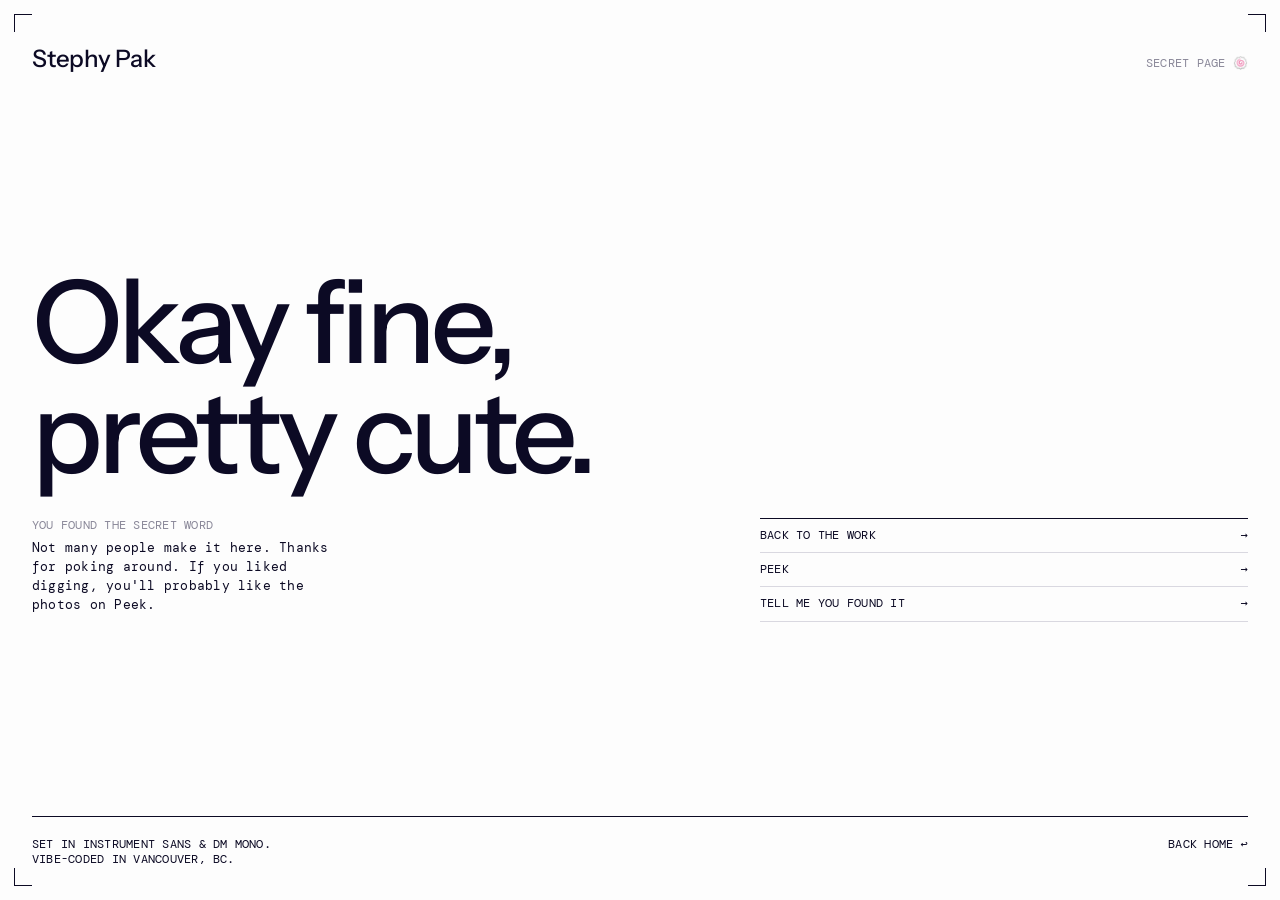
<file: cute.html>
<!doctype html>
<!--
  =====================================================================
    EASTER EGG PAGE  (cute.html)
  =====================================================================
    The secret page. There's no link to it anywhere: visitors find it
    by typing the word "cute" on the homepage (the script at the bottom
    of index.html listens for it). There's also a hint in the browser
    console for the curious (right-click → Inspect → Console).

    Left out of sitemap.xml and marked "noindex" on purpose, so Google
    doesn't spoil the surprise.

    ✏️ = things you'll want to edit
  =====================================================================
-->
<html lang="en">
  <head>
    <meta charset="utf-8" />
    <meta name="viewport" content="width=device-width, initial-scale=1.0" />
    <title>You found it | Stephy Pak</title>
    <meta name="robots" content="noindex" />
    <link rel="icon" href="./favicon.ico" sizes="16x16 32x32" />
    <link rel="icon" href="./assets/favicon/favicon.svg" type="image/svg+xml" />
    <link rel="icon" href="./assets/favicon/favicon-16x16.png" type="image/png" sizes="16x16" />
    <link rel="icon" href="./assets/favicon/favicon-32x32.png" type="image/png" sizes="32x32" />
    <link rel="apple-touch-icon" href="./assets/favicon/apple-touch-icon.png" />
    <link rel="stylesheet" href="https://fonts.googleapis.com/css2?family=Instrument+Sans:wdth,wght@75..100,400..700&family=DM+Mono:wght@400;500&display=swap" />
    <style>
      :root { --ink: #0c0a24; --paper: #fdfdfd; --pink: #0c0a24; --grey: #8a8899;
              --mono: "DM Mono", ui-monospace, monospace; --edge: clamp(1rem, 2.5vw, 2.25rem); }
      html { box-sizing: border-box; } *, *::before, *::after { box-sizing: inherit; } * { margin: 0; }
      ul { padding: 0; list-style: none; } a { color: inherit; text-decoration: none; }
      ::selection { background: var(--ink); color: var(--paper); }
      body { font-family: "Instrument Sans", sans-serif; background: var(--paper); color: var(--ink); -webkit-font-smoothing: antialiased; }
      .mono { font-family: var(--mono); font-size: 0.75rem; line-height: 1.3; letter-spacing: 0.02em; text-transform: uppercase; }
      .label { color: var(--grey); margin-bottom: 0.35rem; }
      .pink { color: var(--pink); }
      /* crop marks */
      .sheet { position: relative; min-height: 100vh; min-height: 100svh; display: flex; flex-direction: column; padding: 2.75rem var(--edge) 2rem; }
      .crop { position: absolute; width: 18px; height: 18px; pointer-events: none; }
      .crop::before, .crop::after { content: ""; position: absolute; background: var(--pink); }
      .crop::before { width: 18px; height: 1px; top: 0; } .crop::after { width: 1px; height: 18px; left: 0; }
      .crop.tl { top: 14px; left: 14px; } .crop.tr { top: 14px; right: 14px; transform: scaleX(-1); }
      .crop.bl { bottom: 14px; left: 14px; transform: scaleY(-1); } .crop.br { bottom: 14px; right: 14px; transform: scale(-1); }
      /* masthead */
      .masthead { display: flex; justify-content: space-between; align-items: baseline; }
      .masthead .name { font-size: 1.5rem; font-weight: 500; letter-spacing: -0.01em; }
      a:hover, a:focus-visible { color: var(--pink); }
      /* main */
      .main { flex: 1; display: grid; grid-template-columns: repeat(12, 1fr); gap: 2rem var(--edge); align-content: center; padding: 4rem 0; position: relative; z-index: 1; }
      .headline { grid-column: 1 / 11; font-size: clamp(3rem, 9vw, 9rem); font-weight: 500; line-height: 0.95; letter-spacing: -0.04em; text-wrap: balance; }
      .note { grid-column: 1 / 6; }
      .note p:not(.label) { text-transform: none; font-size: 0.8125rem; line-height: 1.45; max-width: 40ch; }
      .go { grid-column: 8 / 13; }
      .go li a { display: flex; justify-content: space-between; padding: 0.55rem 0; border-bottom: 1px solid #d9d8e0; }
      .go li:first-child a { border-top: 1px solid var(--ink); }
      .colophon { display: flex; justify-content: space-between; gap: 2rem; padding-top: 1.25rem; border-top: 1px solid var(--ink); position: relative; z-index: 1; }
      @media (max-width: 760px) { .headline, .note, .go { grid-column: 1 / -1; } }
      /* Falling pink commas (decorative) */
      .comma-rain { position: fixed; inset: 0; z-index: 0; pointer-events: none; overflow: hidden; }
      .comma-rain span { position: absolute; top: -10vh; left: var(--x); font-size: clamp(2rem, 5vw, 4.5rem); font-weight: 500;
        color: var(--pink); opacity: 0.3; animation: fall var(--d) linear var(--w) infinite; }
      @keyframes fall { to { transform: translateY(120vh) rotate(200deg); } }
      @media (prefers-reduced-motion: reduce) { .comma-rain { display: none; } }
          /* Accent is black now, so hovers fade instead of changing colour */
      a:hover, a:focus-visible, .lb-btn:hover, .new-batch:hover { opacity: 0.55; }
    </style>
  </head>

  <body>
    <!-- Falling pink commas: each has its own position (--x), speed (--d) and delay (--w) -->
    <div class="comma-rain" aria-hidden="true">
      <span style="--x: 6%; --d: 7s; --w: 0s">,</span>
      <span style="--x: 18%; --d: 9s; --w: 2s">,</span>
      <span style="--x: 29%; --d: 6s; --w: 4s">,</span>
      <span style="--x: 41%; --d: 10s; --w: 1s">,</span>
      <span style="--x: 53%; --d: 8s; --w: 3s">,</span>
      <span style="--x: 64%; --d: 7s; --w: 5s">,</span>
      <span style="--x: 76%; --d: 9s; --w: 0.5s">,</span>
      <span style="--x: 88%; --d: 6s; --w: 2.5s">,</span>
      <span style="--x: 95%; --d: 11s; --w: 4.5s">,</span>
    </div>

    <div class="sheet">
      <span class="crop tl" aria-hidden="true"></span><span class="crop tr" aria-hidden="true"></span>
      <span class="crop bl" aria-hidden="true"></span><span class="crop br" aria-hidden="true"></span>

      <header class="masthead">
        <a href="index.html" class="name">Stephy Pak</a>
        <span class="mono label" style="margin:0">Secret page 🍥</span>
      </header>

      <main class="main">
        <!-- ✏️ The big line -->
        <h1 class="headline">Okay fine<span class="pink">,</span> pretty cute.</h1>

        <!-- ✏️ The note -->
        <div class="note mono">
          <p class="label">You found the secret word</p>
          <p>Not many people make it here. Thanks for poking around. If you liked digging, you'll probably like the photos on Peek.</p>
        </div>

        <ul class="go mono">
          <li><a href="index.html"><span>Back to the work</span><span>→</span></a></li>
          <li><a href="play.html"><span>Peek</span><span>→</span></a></li>
          <li><a href="mailto:stephypak@gmail.com?subject=I%20found%20the%20secret%20page"><span>Tell me you found it</span><span>→</span></a></li>
        </ul>
      </main>

      <footer class="colophon mono">
        <p>Set in Instrument Sans &amp; DM Mono.<br />Vibe-coded in Vancouver, BC.</p>
        <p><a href="index.html">Back home ↩</a></p>
      </footer>
    </div>
  </body>
</html>
</file>
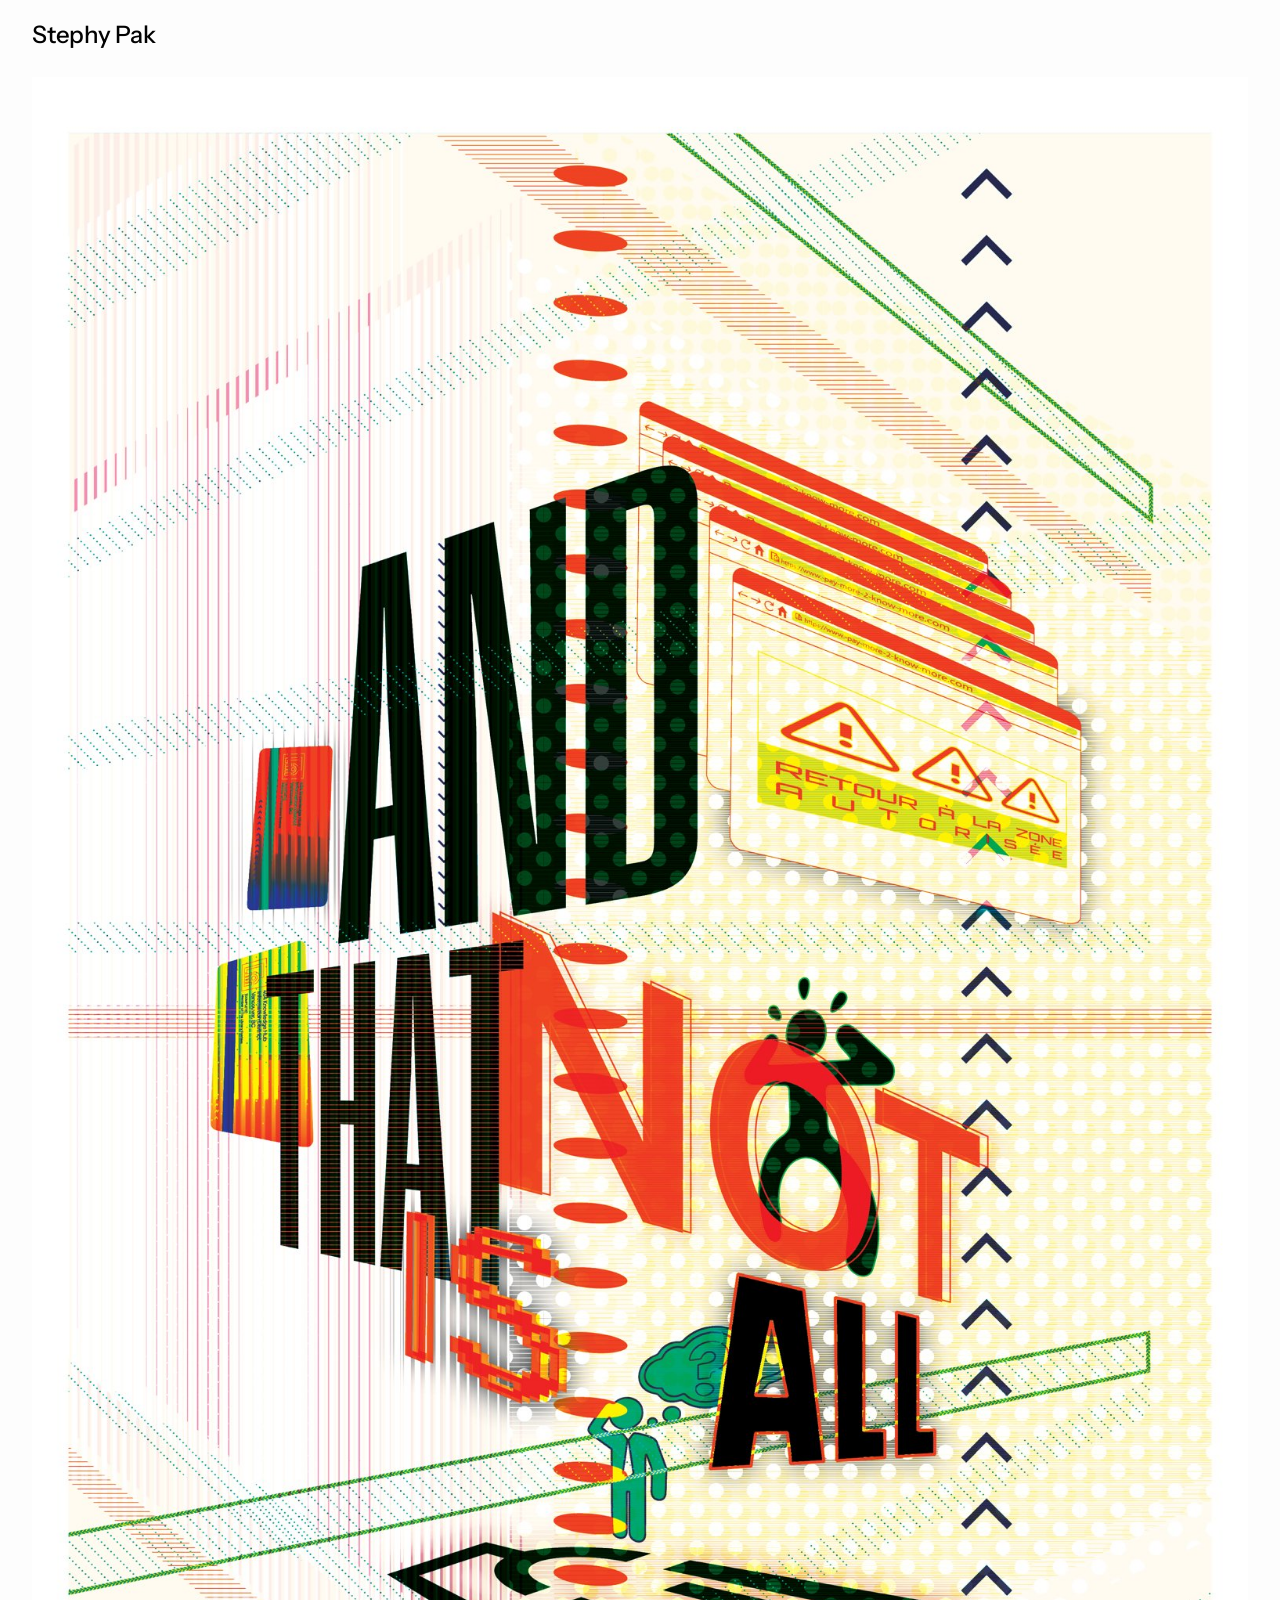
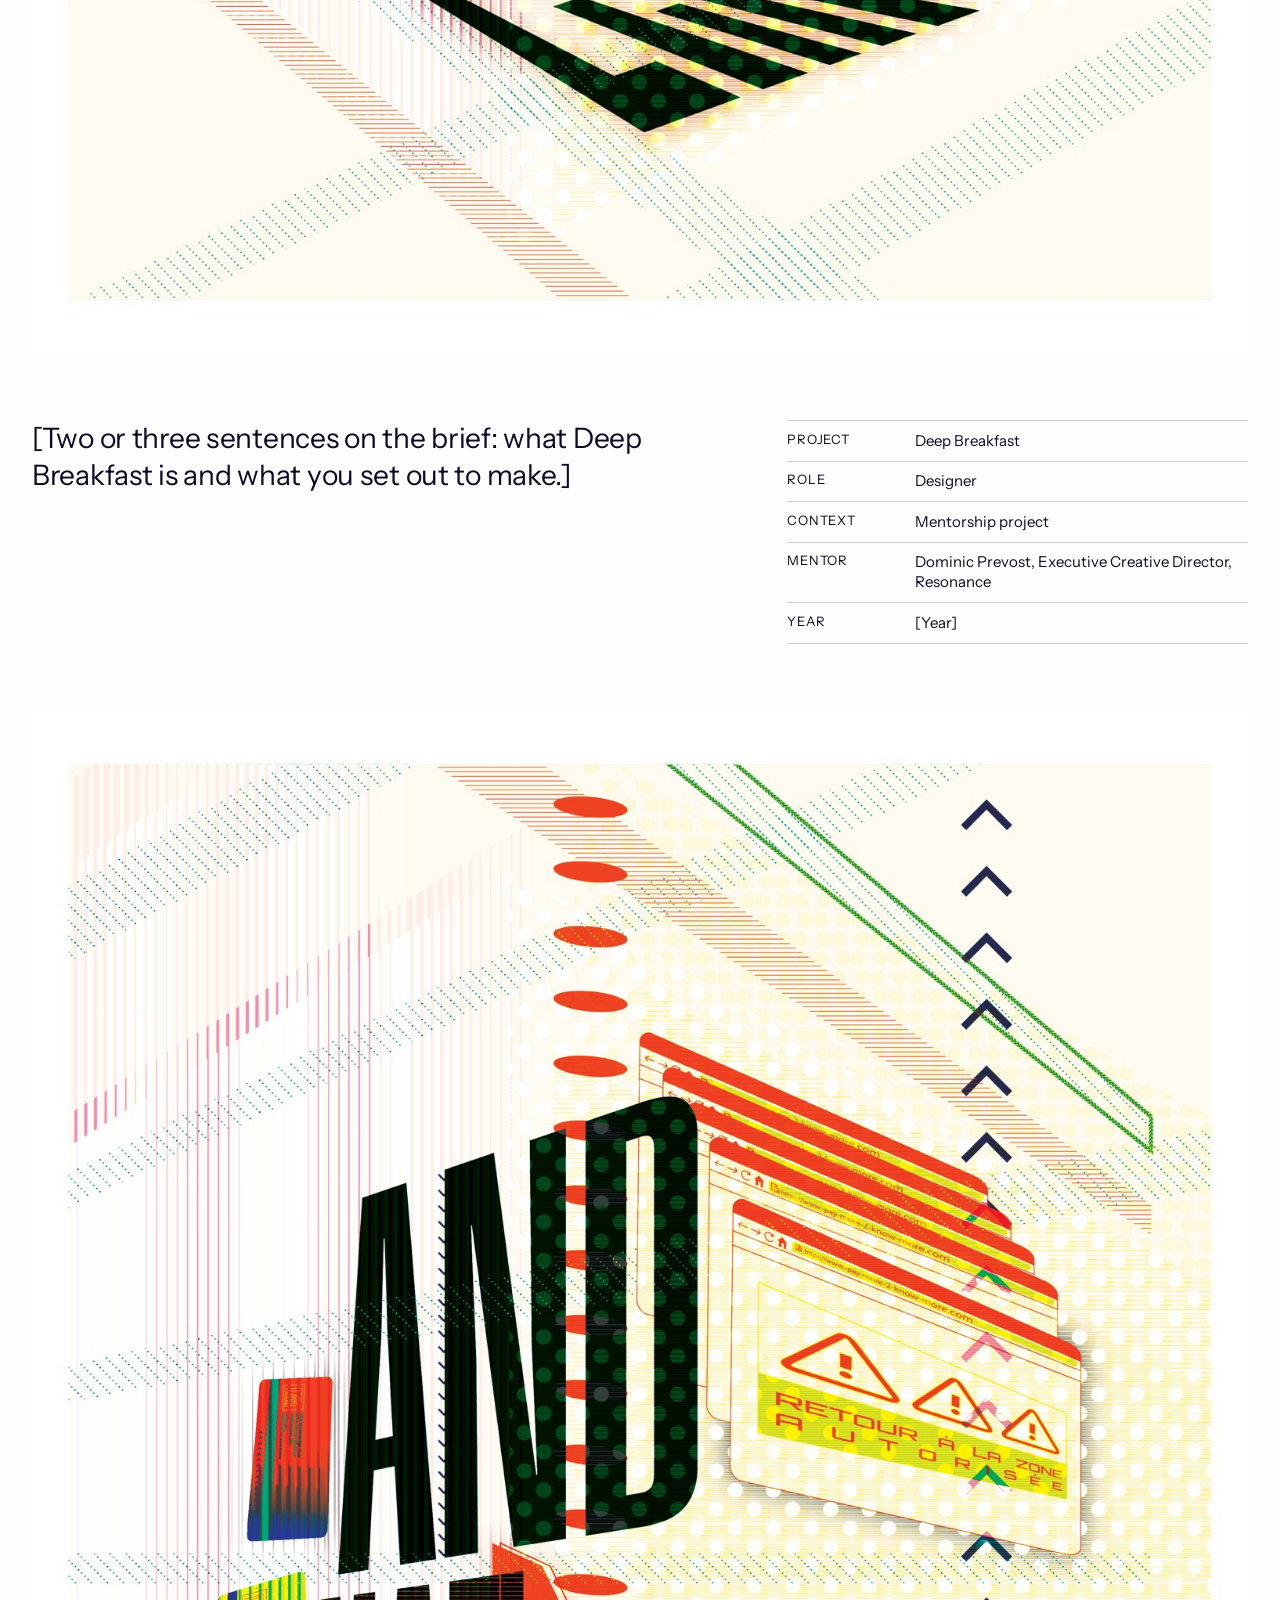
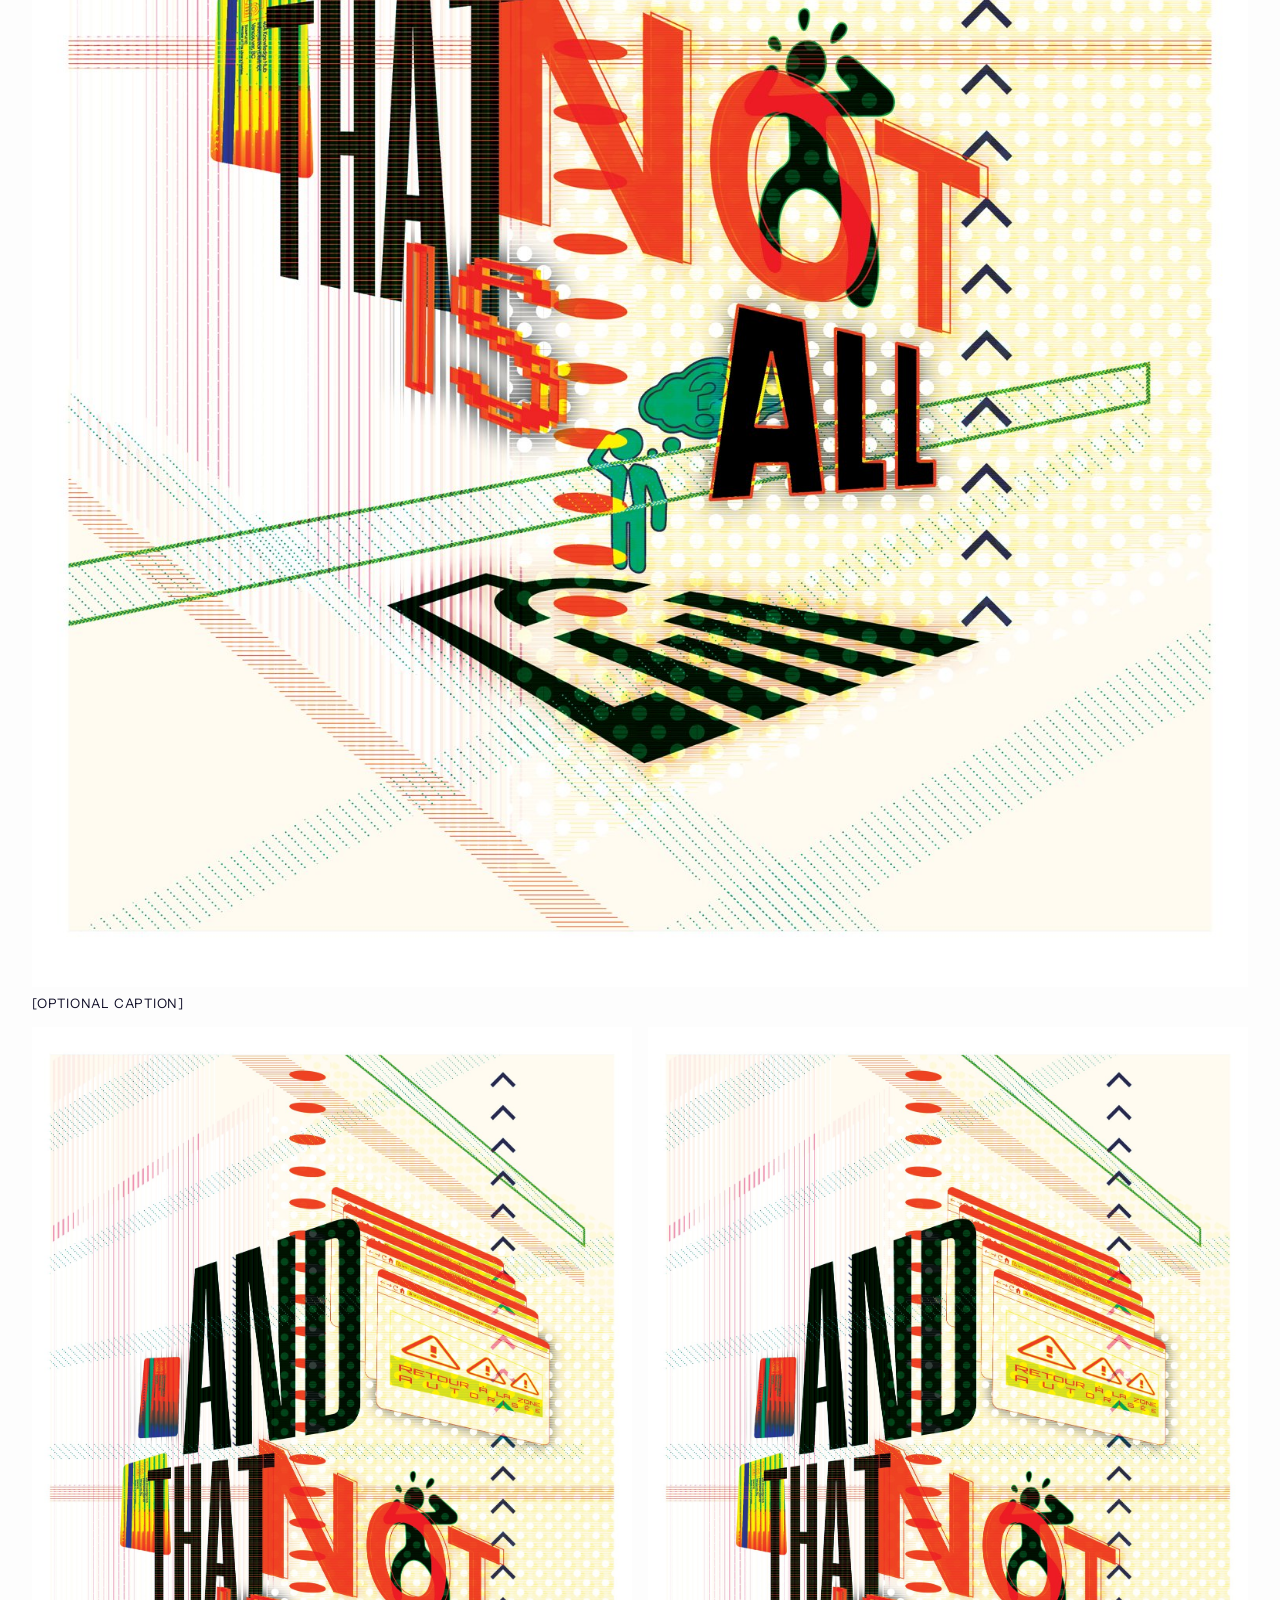
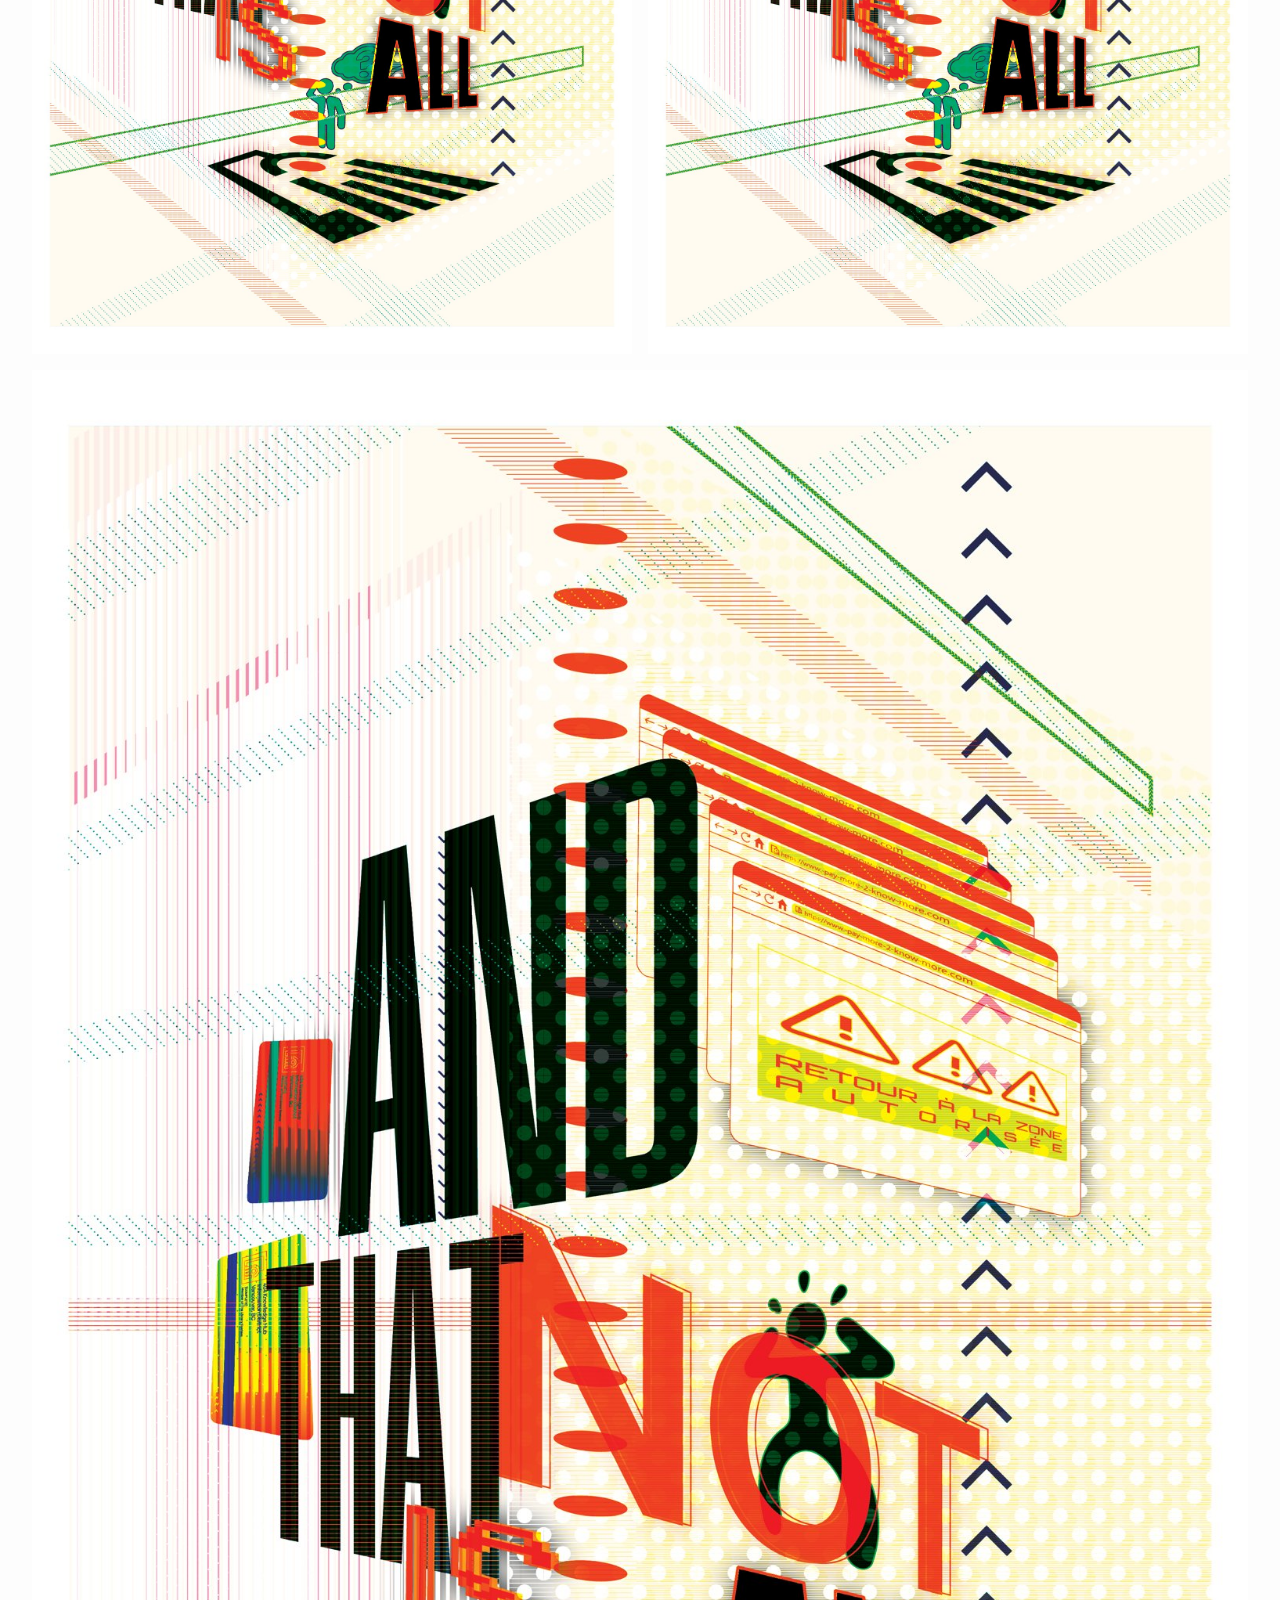
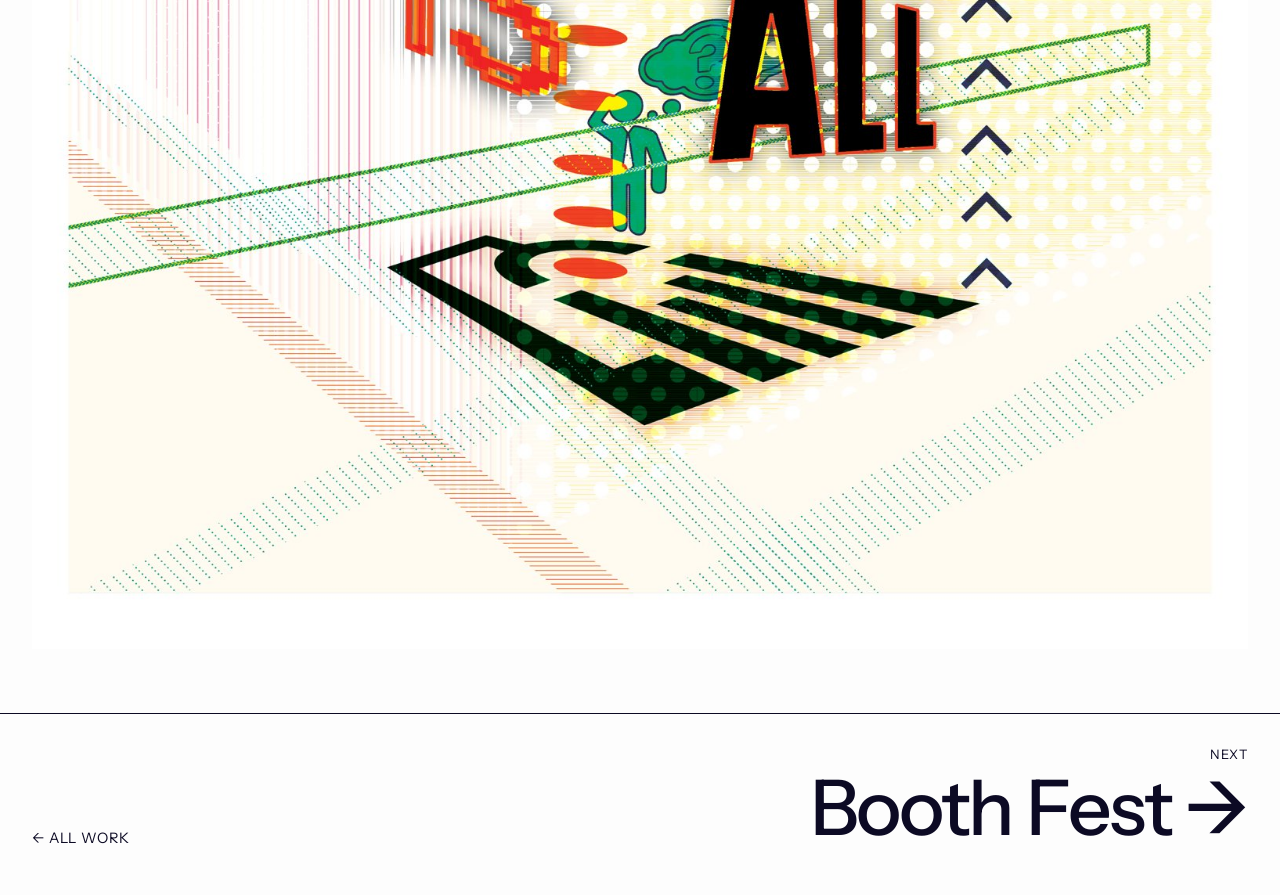
<file: deep-breakfast.html>
<!doctype html>
<!--
  =====================================================================
    PROJECT PAGE 4 — DEEP BREAKFAST  (deep-breakfast.html)
  =====================================================================
    All four project pages are built the same way, so once you know
    one, you know them all.

    WHAT'S IN HERE (top to bottom)
    ---------------------------------------------------------------
    1. FLOATING NAME ..... "Stephy Pak" — goes back to the homepage
    2. HERO IMAGE ........ first big image                        ✏️
    3. BRIEF + CREDITS ... short description + role, year, etc.   ✏️
    4. MORE IMAGES ....... full-width, two side by side, full-width ✏️
    5. NEXT PROJECT ...... link to the next page

    ✏️ = things you'll want to edit
    Anything in [square brackets] is a placeholder — replace it.

    ADDING YOUR IMAGES
      1. Put the image file in the  assets/projects/  folder
         (simple names work best: booth-fest-01.jpg — no spaces).
      2. Change  src="assets/projects/poster.jpg"  (the stand-in image)
         to      src="assets/projects/booth-fest-01.jpg"
      3. Change the alt="…" text to a short description of the image
         (screen readers read this out loud for people who can't see it).
  =====================================================================
-->
<html lang="en">
  <head>
    <!-- charset first: tells the browser how to read the letters (é, —, etc.) -->
    <meta charset="utf-8" />
    <!-- Makes the site fit phone screens properly -->
    <meta name="viewport" content="width=device-width, initial-scale=1.0" />

    <!-- ✏️ SEO: the TITLE is the blue link in Google + the browser tab text.
         Aim for under 60 characters: what it is, then your name. -->
    <title>Deep Breakfast — Art Book &amp; CD Packaging | Stephy Pak</title>
    <!-- ✏️ SEO: the DESCRIPTION is the grey text under that link in Google.
         Aim for 120–160 characters. Every page gets its own. -->
    <meta name="description" content="A printed art book and CD package reimagining Ray Lynch's album Deep Breakfast, with spreads built from network maps of its sounds. By Stephy Pak." />
    <!-- Tells Google the one "official" address of this page -->
    <link rel="canonical" href="https://stephypak.com/deep-breakfast.html" />

    <!-- FAVICON (the little icon in the browser tab) — one line per browser type:
           .svg = modern browsers (stays sharp at any size)
           .png = browsers that can't use SVG (16px tab + 32px for sharp screens)
           .ico = very old browsers (it sits in the main folder, where they look for it)
           apple-touch-icon = when someone saves your site to an iPhone home screen -->
    <link rel="icon" href="./favicon.ico" sizes="16x16 32x32" />
    <link rel="icon" href="./assets/favicon/favicon.svg" type="image/svg+xml" />
    <link rel="icon" href="./assets/favicon/favicon-16x16.png" type="image/png" sizes="16x16" />
    <link rel="icon" href="./assets/favicon/favicon-32x32.png" type="image/png" sizes="32x32" />
    <link rel="apple-touch-icon" href="./assets/favicon/apple-touch-icon.png" />

    <!-- Connects your style file -->
    <link rel="stylesheet" href="./styles/style.css" />
  </head>

  <body class="project-page">

    <!-- =================================================================
         1. FLOATING NAME
         Stays in the corner as you scroll. Clicking it goes back to the
         top of the homepage.
         ================================================================= -->
    <header class="project-header">
      <a href="index.html#top" class="project-header-name">Stephy Pak</a>
    </header>

    <main class="project">

      <!-- ===============================================================
           2. HERO IMAGE — your strongest image of this project ✏️
           =============================================================== -->
      <figure class="project-figure">
        <img src="assets/projects/poster.jpg" width="1553" height="2400" loading="eager" alt="And that is not all: typographic poster with layered browser warning windows, halftone dots and figures" />
      </figure>

      <!-- ===============================================================
           3. BRIEF + CREDITS ✏️
           Brief: 2–3 sentences. Credits: each <div> is one row.
           To add a row, copy a whole  <div class="project-credit">…</div>  line.
           To remove one, delete its line.
           =============================================================== -->
      <section class="project-about" aria-label="About this project">
        <p class="project-brief">[Two or three sentences on the brief: what Deep Breakfast is and what you set out to make.]</p>
        <dl class="project-credits">
          <div class="project-credit"><dt>Project</dt><dd>Deep Breakfast</dd></div>
          <div class="project-credit"><dt>Role</dt><dd>Designer</dd></div>
          <div class="project-credit"><dt>Context</dt><dd>Mentorship project</dd></div>
          <div class="project-credit"><dt>Mentor</dt><dd>Dominic Prevost, Executive Creative Director, Resonance</dd></div>
          <div class="project-credit"><dt>Year</dt><dd>[Year]</dd></div>
        </dl>
      </section>

      <!-- ===============================================================
           4. MORE IMAGES ✏️
           Each <figure> … </figure> is one image.
             • copy a figure block to add an image
             • delete a figure block to remove one
             • <figcaption> is an optional caption — delete it if you don't want one
           =============================================================== -->

      <!-- Full-width image -->
      <figure class="project-figure">
        <img src="assets/projects/poster.jpg" width="1553" height="2400" loading="lazy" alt="And that is not all: typographic poster with layered browser warning windows, halftone dots and figures" />
        <figcaption>[Optional caption]</figcaption>
      </figure>

      <!-- Two images side by side (they stack on phones) -->
      <div class="project-pair">
        <figure class="project-figure">
          <img src="assets/projects/poster.jpg" width="1553" height="2400" loading="lazy" alt="And that is not all: typographic poster with layered browser warning windows, halftone dots and figures" />
        </figure>
        <figure class="project-figure">
          <img src="assets/projects/poster.jpg" width="1553" height="2400" loading="lazy" alt="And that is not all: typographic poster with layered browser warning windows, halftone dots and figures" />
        </figure>
      </div>

      <!-- Full-width image -->
      <figure class="project-figure">
        <img src="assets/projects/poster.jpg" width="1553" height="2400" loading="lazy" alt="And that is not all: typographic poster with layered browser warning windows, halftone dots and figures" />
      </figure>

    </main>

    <!-- =================================================================
         5. NEXT PROJECT
         Left: back to the work list. Right: the next project's page.
         (The pages loop: 1 → 2 → 3 → 4 → back to 1.)
         ================================================================= -->
    <footer class="project-footer">
      <a href="index.html#works-heading" class="project-back">← All work</a>
      <a href="booth-fest.html" class="project-next">
        <span class="project-next-label">Next</span>
        <span class="project-next-title">Booth Fest →</span>
      </a>
    </footer>

  </body>
</html>
</file>
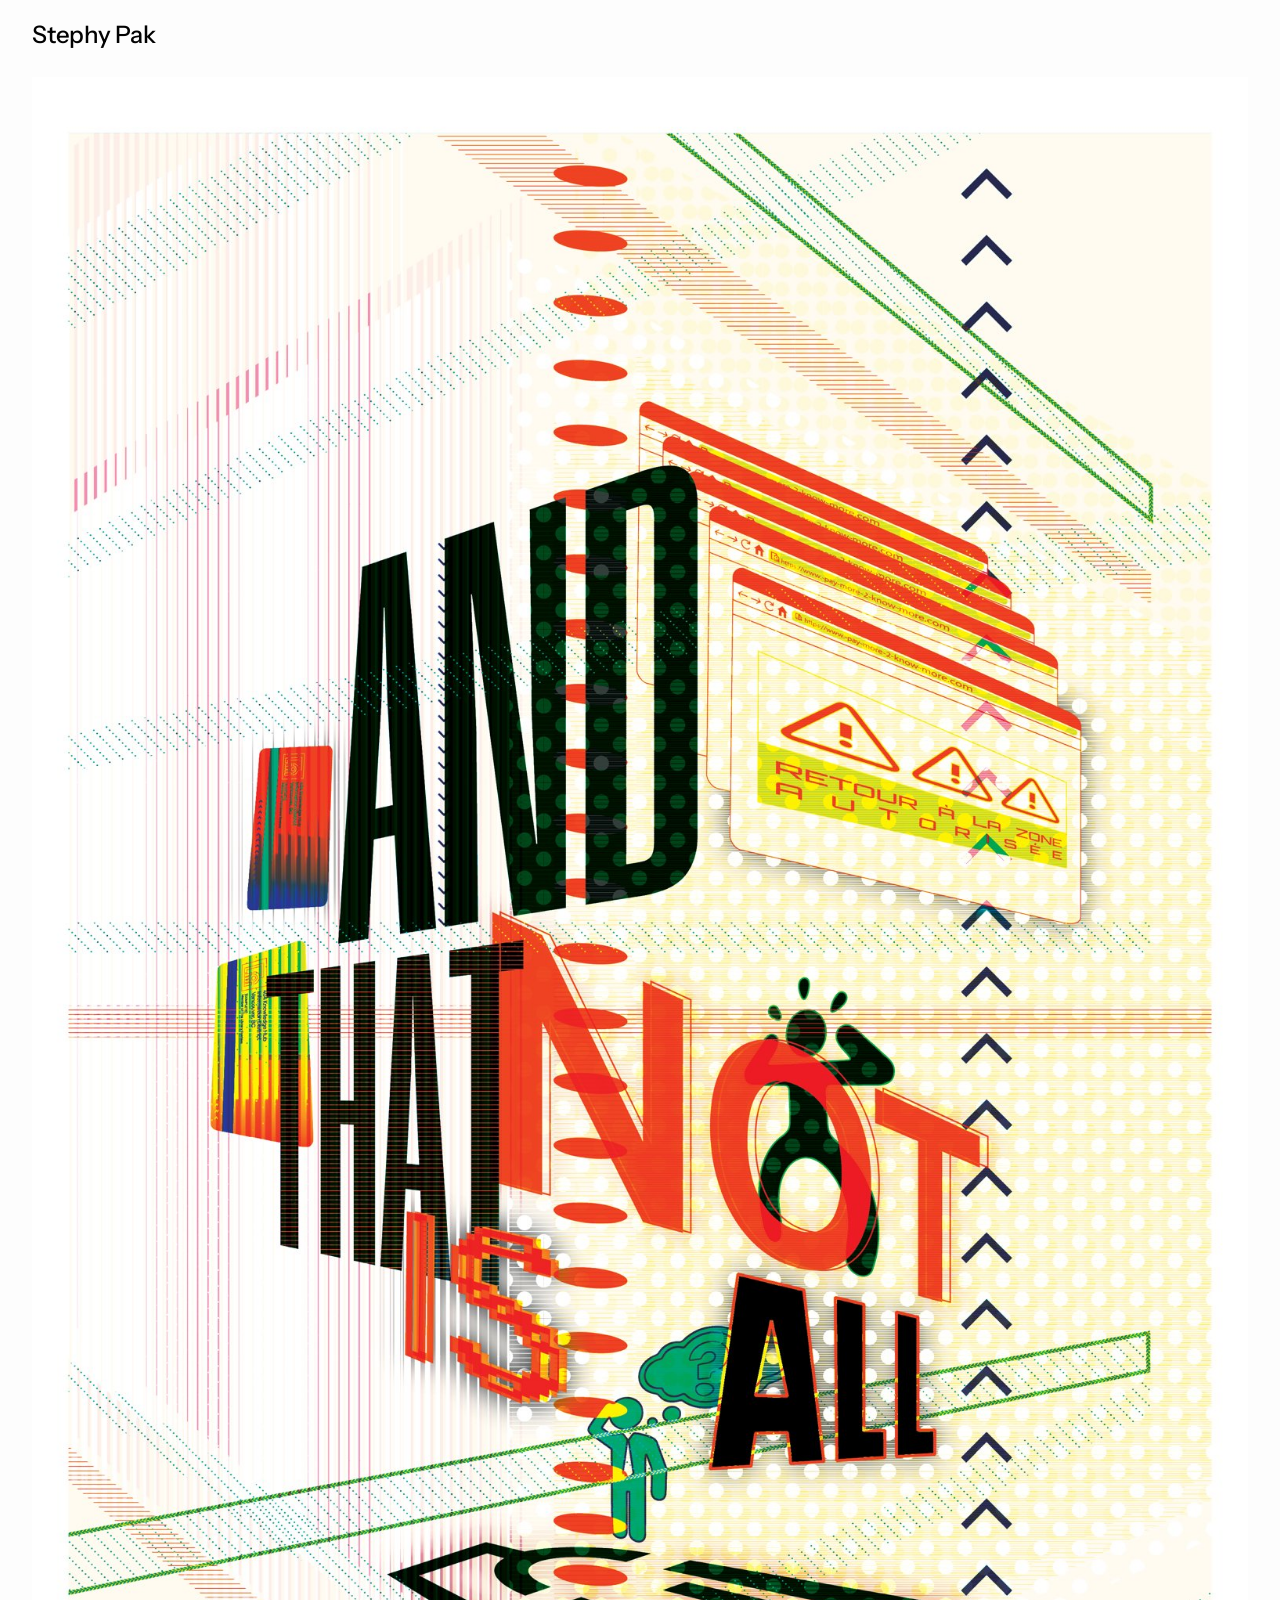
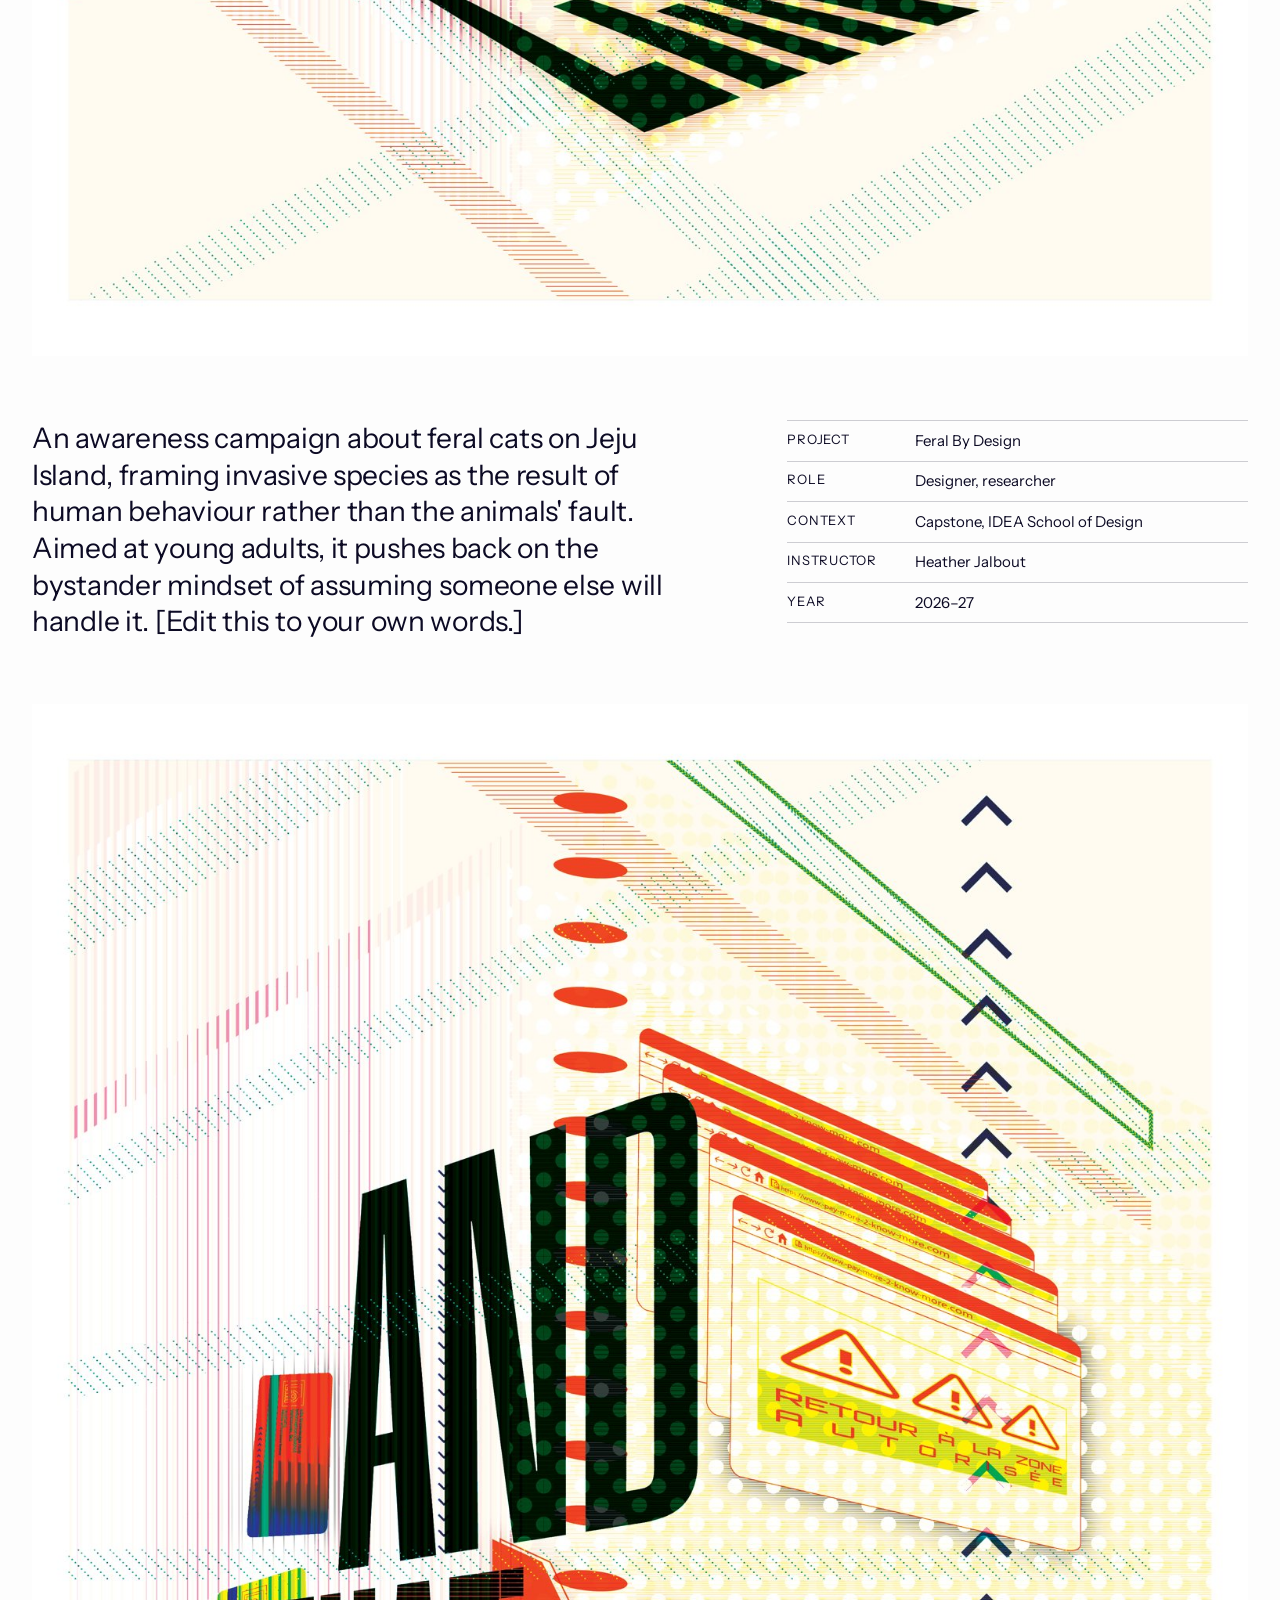
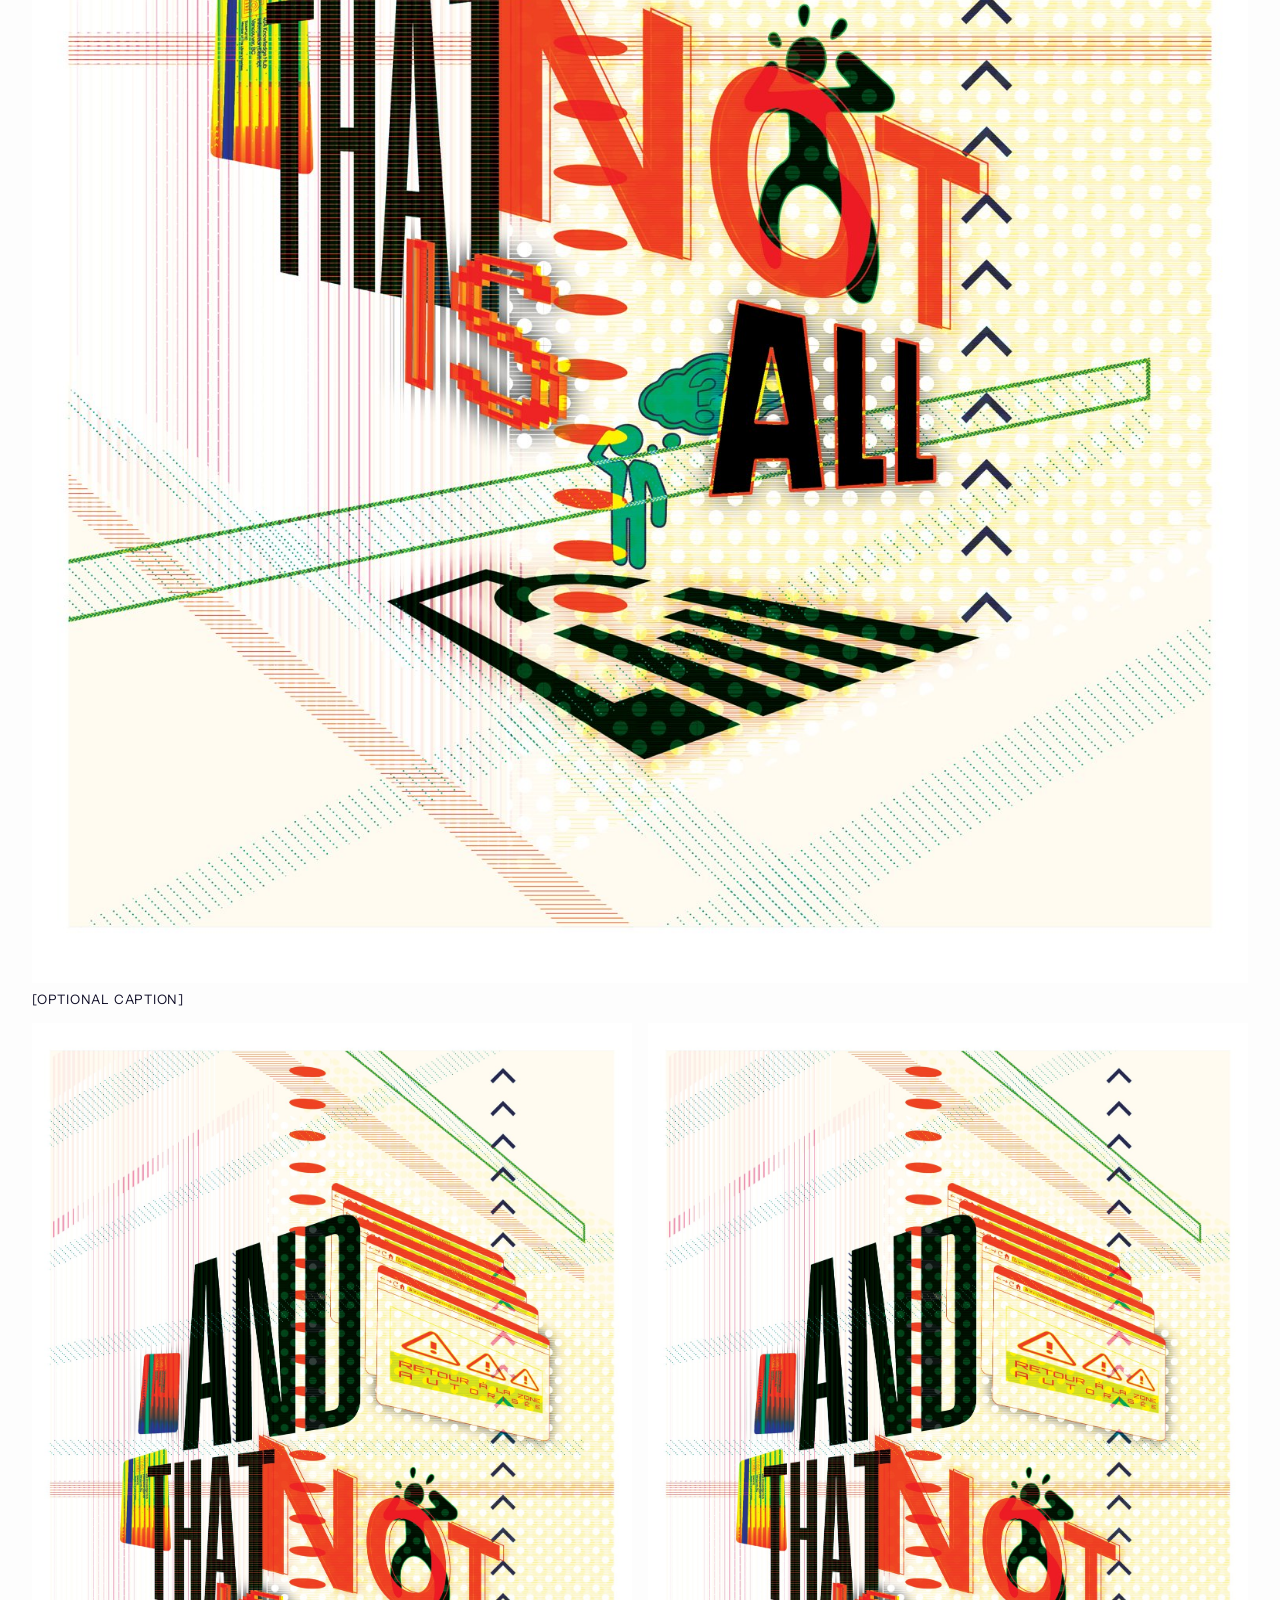
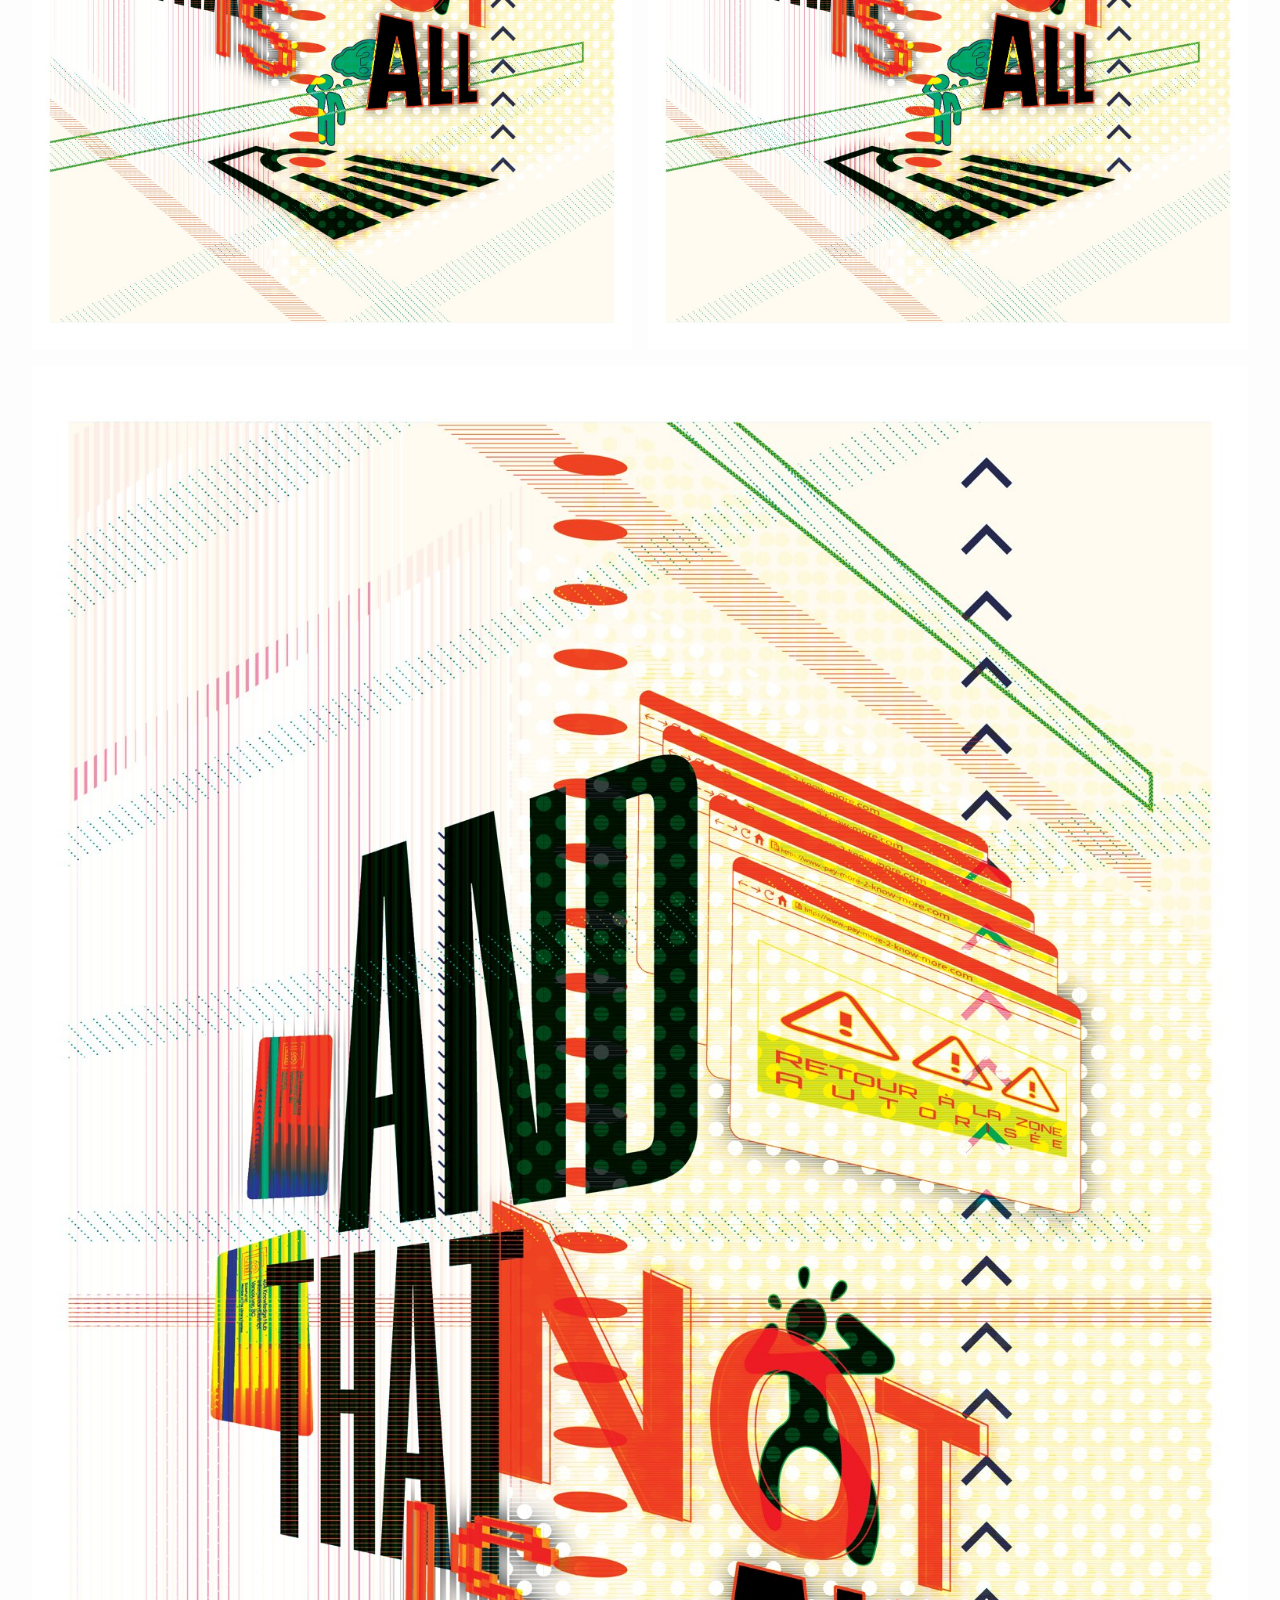
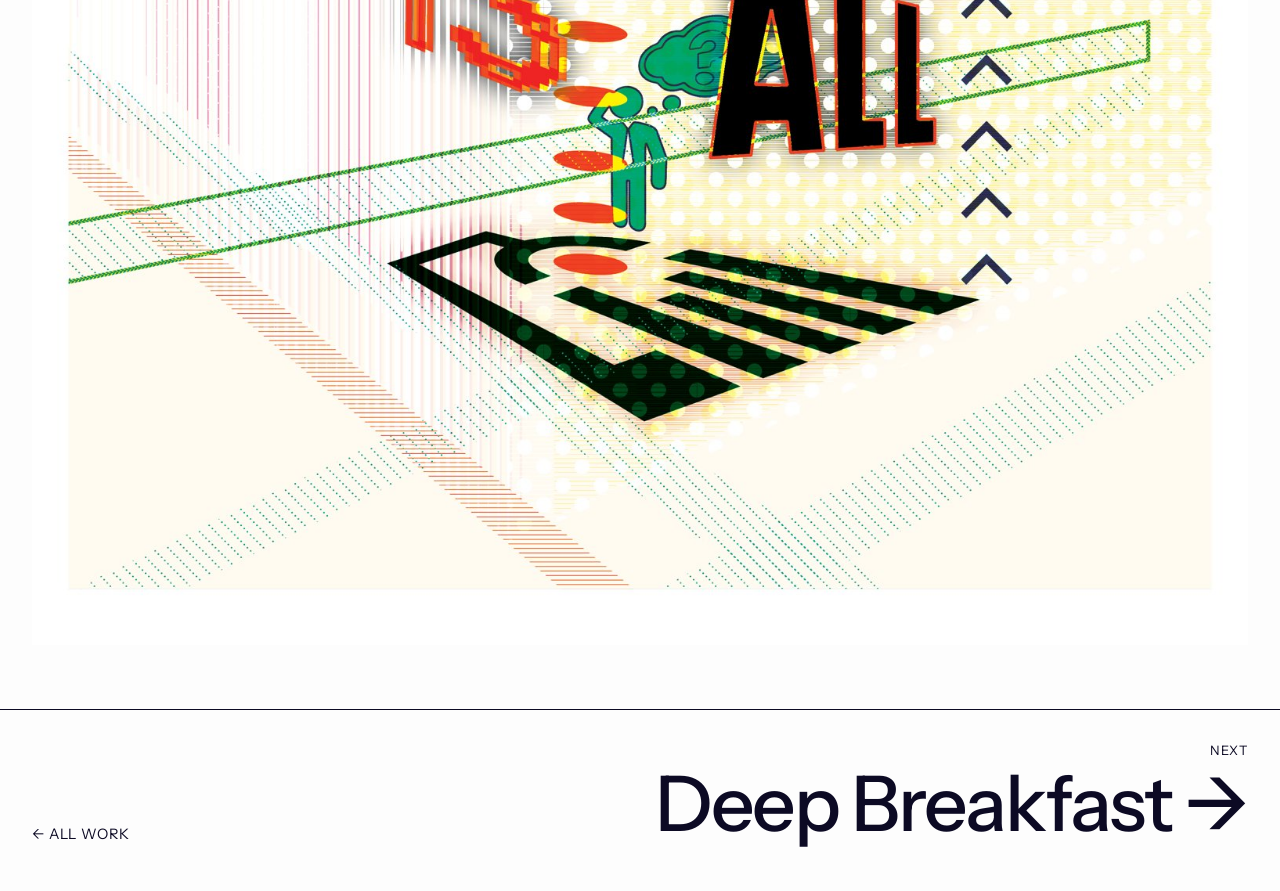
<file: feral-by-design.html>
<!doctype html>
<!--
  =====================================================================
    PROJECT PAGE 3 — FERAL BY DESIGN  (feral-by-design.html)
  =====================================================================
    All four project pages are built the same way, so once you know
    one, you know them all.

    WHAT'S IN HERE (top to bottom)
    ---------------------------------------------------------------
    1. FLOATING NAME ..... "Stephy Pak" — goes back to the homepage
    2. HERO IMAGE ........ first big image                        ✏️
    3. BRIEF + CREDITS ... short description + role, year, etc.   ✏️
    4. MORE IMAGES ....... full-width, two side by side, full-width ✏️
    5. NEXT PROJECT ...... link to the next page

    ✏️ = things you'll want to edit
    Anything in [square brackets] is a placeholder — replace it.

    ADDING YOUR IMAGES
      1. Put the image file in the  assets/projects/  folder
         (simple names work best: booth-fest-01.jpg — no spaces).
      2. Change  src="assets/projects/poster.jpg"  (the stand-in image)
         to      src="assets/projects/booth-fest-01.jpg"
      3. Change the alt="…" text to a short description of the image
         (screen readers read this out loud for people who can't see it).
  =====================================================================
-->
<html lang="en">
  <head>
    <!-- charset first: tells the browser how to read the letters (é, —, etc.) -->
    <meta charset="utf-8" />
    <!-- Makes the site fit phone screens properly -->
    <meta name="viewport" content="width=device-width, initial-scale=1.0" />

    <!-- ✏️ SEO: the TITLE is the blue link in Google + the browser tab text.
         Aim for under 60 characters: what it is, then your name. -->
    <title>Feral By Design — Awareness Campaign | Stephy Pak</title>
    <!-- ✏️ SEO: the DESCRIPTION is the grey text under that link in Google.
         Aim for 120–160 characters. Every page gets its own. -->
    <meta name="description" content="Feral By Design is Stephy Pak's capstone awareness campaign about Jeju Island's feral cats and the human choices behind invasive species." />
    <!-- Tells Google the one "official" address of this page -->
    <link rel="canonical" href="https://stephypak.com/feral-by-design.html" />

    <!-- FAVICON (the little icon in the browser tab) — one line per browser type:
           .svg = modern browsers (stays sharp at any size)
           .png = browsers that can't use SVG (16px tab + 32px for sharp screens)
           .ico = very old browsers (it sits in the main folder, where they look for it)
           apple-touch-icon = when someone saves your site to an iPhone home screen -->
    <link rel="icon" href="./favicon.ico" sizes="16x16 32x32" />
    <link rel="icon" href="./assets/favicon/favicon.svg" type="image/svg+xml" />
    <link rel="icon" href="./assets/favicon/favicon-16x16.png" type="image/png" sizes="16x16" />
    <link rel="icon" href="./assets/favicon/favicon-32x32.png" type="image/png" sizes="32x32" />
    <link rel="apple-touch-icon" href="./assets/favicon/apple-touch-icon.png" />

    <!-- Connects your style file -->
    <link rel="stylesheet" href="./styles/style.css" />
  </head>

  <body class="project-page">

    <!-- =================================================================
         1. FLOATING NAME
         Stays in the corner as you scroll. Clicking it goes back to the
         top of the homepage.
         ================================================================= -->
    <header class="project-header">
      <a href="index.html#top" class="project-header-name">Stephy Pak</a>
    </header>

    <main class="project">

      <!-- ===============================================================
           2. HERO IMAGE — your strongest image of this project ✏️
           =============================================================== -->
      <figure class="project-figure">
        <img src="assets/projects/poster.jpg" width="1553" height="2400" loading="eager" alt="And that is not all: typographic poster with layered browser warning windows, halftone dots and figures" />
      </figure>

      <!-- ===============================================================
           3. BRIEF + CREDITS ✏️
           Brief: 2–3 sentences. Credits: each <div> is one row.
           To add a row, copy a whole  <div class="project-credit">…</div>  line.
           To remove one, delete its line.
           =============================================================== -->
      <section class="project-about" aria-label="About this project">
        <p class="project-brief">An awareness campaign about feral cats on Jeju Island, framing invasive species as the result of human behaviour rather than the animals&#x27; fault. Aimed at young adults, it pushes back on the bystander mindset of assuming someone else will handle it. [Edit this to your own words.]</p>
        <dl class="project-credits">
          <div class="project-credit"><dt>Project</dt><dd>Feral By Design</dd></div>
          <div class="project-credit"><dt>Role</dt><dd>Designer, researcher</dd></div>
          <div class="project-credit"><dt>Context</dt><dd>Capstone, IDEA School of Design</dd></div>
          <div class="project-credit"><dt>Instructor</dt><dd>Heather Jalbout</dd></div>
          <div class="project-credit"><dt>Year</dt><dd>2026–27</dd></div>
        </dl>
      </section>

      <!-- ===============================================================
           4. MORE IMAGES ✏️
           Each <figure> … </figure> is one image.
             • copy a figure block to add an image
             • delete a figure block to remove one
             • <figcaption> is an optional caption — delete it if you don't want one
           =============================================================== -->

      <!-- Full-width image -->
      <figure class="project-figure">
        <img src="assets/projects/poster.jpg" width="1553" height="2400" loading="lazy" alt="And that is not all: typographic poster with layered browser warning windows, halftone dots and figures" />
        <figcaption>[Optional caption]</figcaption>
      </figure>

      <!-- Two images side by side (they stack on phones) -->
      <div class="project-pair">
        <figure class="project-figure">
          <img src="assets/projects/poster.jpg" width="1553" height="2400" loading="lazy" alt="And that is not all: typographic poster with layered browser warning windows, halftone dots and figures" />
        </figure>
        <figure class="project-figure">
          <img src="assets/projects/poster.jpg" width="1553" height="2400" loading="lazy" alt="And that is not all: typographic poster with layered browser warning windows, halftone dots and figures" />
        </figure>
      </div>

      <!-- Full-width image -->
      <figure class="project-figure">
        <img src="assets/projects/poster.jpg" width="1553" height="2400" loading="lazy" alt="And that is not all: typographic poster with layered browser warning windows, halftone dots and figures" />
      </figure>

    </main>

    <!-- =================================================================
         5. NEXT PROJECT
         Left: back to the work list. Right: the next project's page.
         (The pages loop: 1 → 2 → 3 → 4 → back to 1.)
         ================================================================= -->
    <footer class="project-footer">
      <a href="index.html#works-heading" class="project-back">← All work</a>
      <a href="deep-breakfast.html" class="project-next">
        <span class="project-next-label">Next</span>
        <span class="project-next-title">Deep Breakfast →</span>
      </a>
    </footer>

  </body>
</html>
</file>
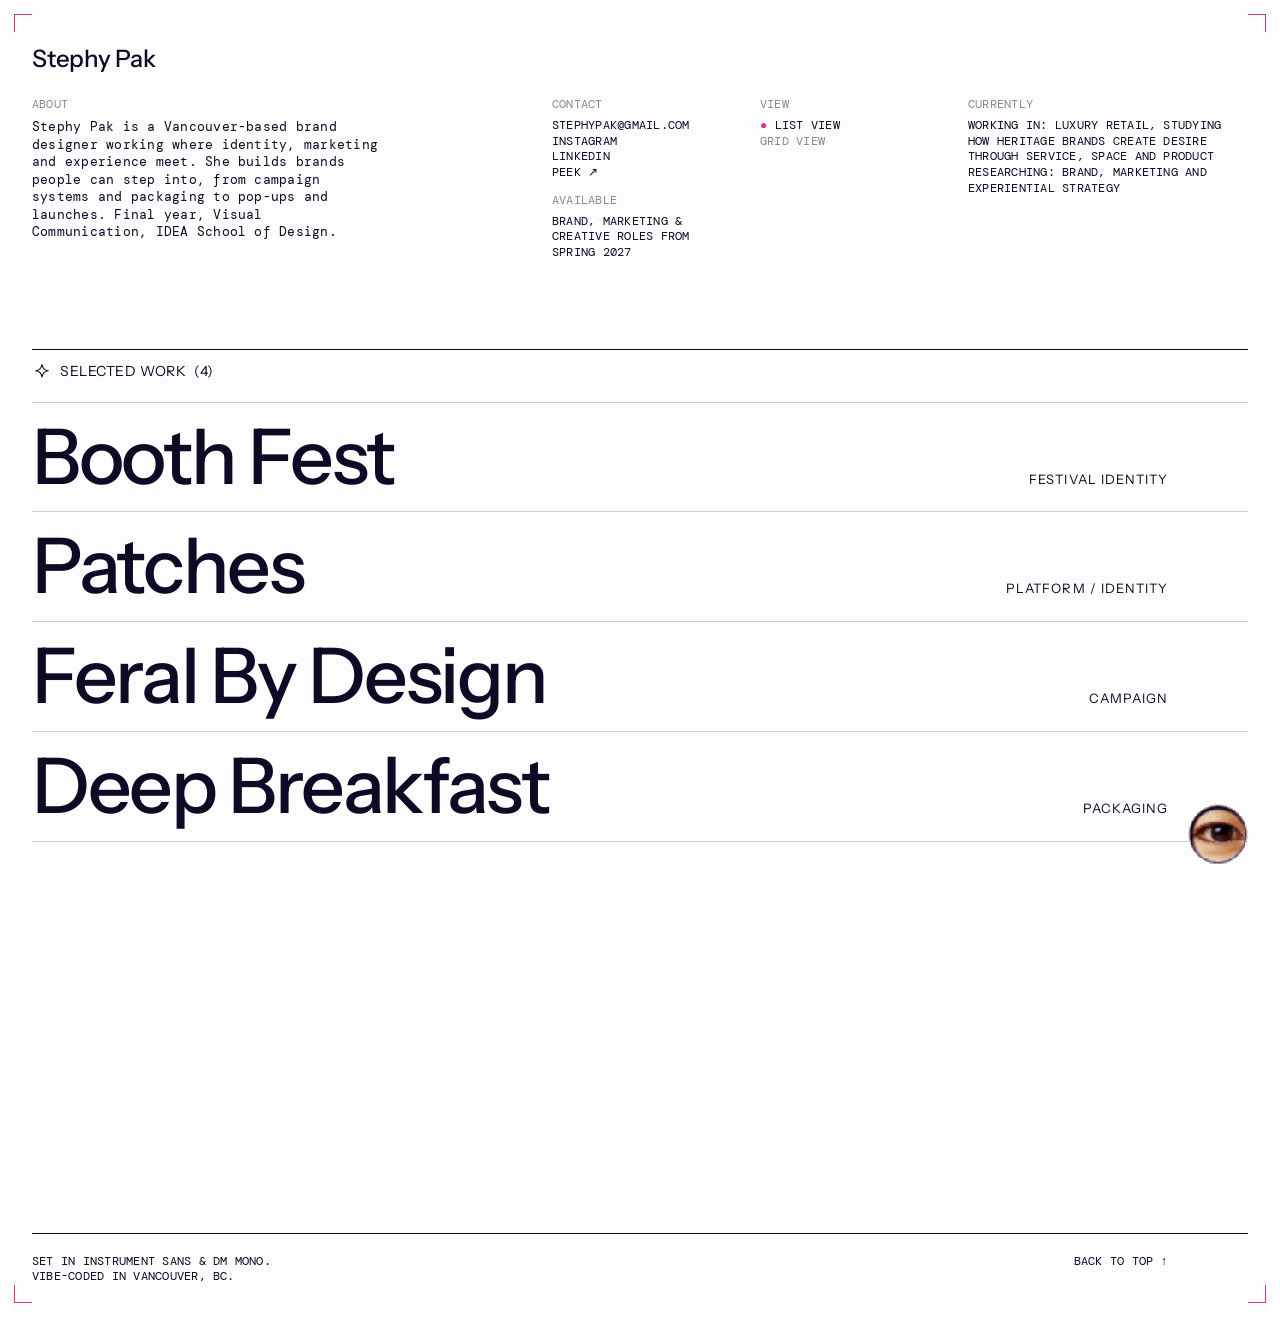
<file: index-editorial.html>
<!doctype html>
<!--
  =====================================================================
    EDITORIAL HOMEPAGE — TEST VERSION  (index-editorial.html)
  =====================================================================
    A trial run of the "magazine, not resume" direction. It sits next
    to your real homepage (index.html) so you can compare the two in
    Live Server. Nothing here changes your real site.

    Its styles are inside this file (in <style> below), so it doesn't
    touch styles/style.css. If you like it, we'll move them over.

    WHAT'S IN HERE (top to bottom)
    ---------------------------------------------------------------
    1. CROP MARKS ....... pink printer's marks in the corners
    2. MASTHEAD ......... About / Contact / Available / Currently  ✏️
    4. WORK ............. List view (your homepage list) + Grid view (every image)  ✏️
    5. COLOPHON ......... footer, like the small print in a magazine ✏️
  =====================================================================
-->
<html lang="en">
  <head>
    <meta charset="utf-8" />
    <meta name="viewport" content="width=device-width, initial-scale=1.0" />
    <title>Stephy Pak — Branding &amp; Graphic Designer, Vancouver</title>
    <meta name="robots" content="noindex" />
    <link rel="icon" href="./favicon.ico" sizes="16x16 32x32" />
    <link rel="icon" href="./assets/favicon/favicon.svg" type="image/svg+xml" />
    <link rel="stylesheet" href="https://fonts.googleapis.com/css2?family=Instrument+Sans:wdth,wght@75..100,400..700&family=DM+Mono:wght@400;500&display=swap" />

    <!-- Your main styles, so the project list works exactly like index.html -->
    <link rel="stylesheet" href="./styles/style.css" />
    <style>
      :root {
        --ink: #0c0a24;
        --paper: #fdfdfd;
        --pink: #d6338a;
        --grey: #8a8899;
        --mono: "DM Mono", ui-monospace, monospace;
        --edge: clamp(1rem, 2.5vw, 2.25rem);
      }
      html { box-sizing: border-box; }
      *, *::before, *::after { box-sizing: inherit; }
      * { margin: 0; }
      ul, ol { padding: 0; list-style: none; }
      img { display: block; max-width: 100%; height: auto; }
      a { color: inherit; text-decoration: none; }
      ::selection { background: var(--pink); color: #fff; }

      body {
        font-family: "Instrument Sans", sans-serif;
        background: var(--paper);
        color: var(--ink);
        -webkit-font-smoothing: antialiased;
      }
      /* Small typewriter labels used everywhere (like magazine credits) */
      .mono {
        font-family: var(--mono);
        font-size: 0.75rem;
        line-height: 1.3;                /* ✏️ space between lines */
        letter-spacing: 0.02em;
        text-transform: uppercase;
      }
      .label { color: var(--grey); margin-bottom: 0.35rem; }
      .tbd { color: var(--grey); }

      /* ---------- 1. CROP MARKS ---------- */
      .sheet { position: relative; padding: 2.75rem var(--edge) 2rem; }
      .crop { position: absolute; width: 18px; height: 18px; pointer-events: none; }
      .crop::before, .crop::after { content: ""; position: absolute; background: var(--pink); }
      .crop::before { width: 18px; height: 1px; top: 0; }
      .crop::after  { width: 1px; height: 18px; left: 0; }
      .crop.tl { top: 14px; left: 14px; }
      .crop.tr { top: 14px; right: 14px; transform: scaleX(-1); }
      .crop.bl { bottom: 14px; left: 14px; transform: scaleY(-1); }
      .crop.br { bottom: 14px; right: 14px; transform: scale(-1); }
      /* Registration mark (the target symbol printers use) */
      .reg { width: 22px; height: 22px; color: var(--pink); }

      /* ---------- 2. MASTHEAD ---------- */
      .masthead {
        margin-bottom: clamp(2.5rem, 6vw, 4.5rem);   /* ✏️ space between the masthead and the work */
        display: grid;
        grid-template-columns: repeat(12, 1fr);
        gap: 1.5rem var(--edge);
      }
      .mh-name   { grid-column: 1 / -1; display: flex; justify-content: space-between; align-items: center; }
      .mh-name a { font-size: 1.5rem; font-weight: 500; letter-spacing: -0.01em; }
      .mh-about  { grid-column: 1 / 6; }
      .mh-about p { max-width: 44ch; }
      .mh-about p:not(.label) { text-transform: none; font-size: 0.8125rem; line-height: 1.35; }   /* bio in normal case: easier to read */
      .mh-contact   { grid-column: 6 / 8; }
      .mh-view      { grid-column: 8 / 10; }
      /* 👁 Floating eye: pinned to the bottom-right corner, follows you as you scroll */
      .float-eye {
        position: fixed;
        right: clamp(1rem, 2.5vw, 2.25rem);          /* ✏️ distance from the right edge */
        bottom: clamp(1rem, 2.5vw, 2rem);            /* ✏️ distance from the bottom */
        z-index: 20;
      }
      .float-eye .play-door { margin: 0; }
      /* The PEEK pill pops up ABOVE the eye here (there's no room below) */
      @media (hover: hover) and (min-width: 768px) {
        .float-eye .play-door-label { top: auto; bottom: 100%; transform: translate(-50%, 0.25rem); }
        .float-eye .play-door:hover .play-door-label,
        .float-eye .play-door:focus-visible .play-door-label { transform: translate(-50%, -0.25rem); }
      }
      .mh-currently { grid-column: 10 / 13; }
      .mh a:hover, .view-btn:hover { color: var(--pink); }
      .view-btn {
        font: inherit; letter-spacing: inherit; text-transform: inherit;
        background: none; border: 0; padding: 0; cursor: pointer; color: var(--grey);
        text-align: left; white-space: nowrap;
      }
      .view-btn[aria-pressed="true"] { color: var(--ink); }
      .view-btn[aria-pressed="true"]::before { content: "● "; color: var(--pink); }

      /* ---------- 3. SLOGAN ---------- */
      .slogan-row {
        display: grid;
        grid-template-columns: repeat(12, 1fr);
        gap: var(--edge);
        align-items: end;
        padding: clamp(3rem, 8vw, 7rem) 0 clamp(2.5rem, 6vw, 5rem);
      }
      .slogan {
        grid-column: 1 / 11;
        font-size: clamp(3.125rem, 11vw, 11rem);
        font-weight: 500;
        line-height: 0.95;
        letter-spacing: -0.035em;
      }
      .slogan > span { display: block; }
      .slogan .indent { padding-left: 0.6em; }
      .comma { color: var(--pink); }
      .issue { grid-column: 11 / 13; text-align: right; }

      /* ---------- 4. WORK ---------- */
      /* LIST VIEW = your homepage list (styles come from style.css). GRID VIEW = the wall below. */
      .work-grid { display: none; padding: 1rem 0 6rem; }
      body.is-grid .main-work-section { display: none; }
      body.is-grid .work-grid { display: block; }

      .wall-head {
        display: flex; justify-content: space-between;
        padding: 0.6rem 0; margin-bottom: 1.5rem;
        border-top: 1px solid var(--ink); border-bottom: 1px solid var(--ink);
      }
      /* Pinterest-style "masonry": images stack in columns and keep their own shape. */
      .wall { columns: 4; column-gap: 1rem; }          /* ✏️ number of columns on laptops */
      .tile { break-inside: avoid; margin-bottom: 1.75rem; }
      .tile a { display: block; }
      .tile img, .tile video {
        display: block; width: 100%; height: auto; background: #ecebe8;
        transition: opacity var(--duration-fast, 0.15s);
      }
      .tile figcaption { margin-top: 0.5rem; display: flex; justify-content: space-between; gap: 1rem; }
      .tile a:hover img, .tile a:hover video { opacity: 0.85; }
      .tile a:hover .title { color: var(--pink); }
      @media (max-width: 1100px) { .wall { columns: 3; } }
      @media (max-width: 760px)  { .wall { columns: 2; column-gap: 0.75rem; } }

      /* The list already sits inside the page margins here, so drop its own side padding */
      .sheet .project-index { padding-left: 0; padding-right: 0; }
      /* Category labels stay clear of the floating eye in the corner */
      @media (min-width: 761px) { .sheet .project-index-category { margin-right: 5rem; } }

      /* ---------- 5. COLOPHON ---------- */
      .colophon {
        display: grid; grid-template-columns: repeat(12, 1fr); gap: var(--edge);
        padding-top: 1.25rem; border-top: 1px solid var(--ink);
      }
      .colophon > :nth-child(1) { grid-column: 1 / 6; }
      .colophon > :nth-child(2) { grid-column: 11 / 13; justify-self: end; margin-right: 5rem; }   /* leaves room for the floating eye */

      /* ---------- PHONES ---------- */
      @media (max-width: 760px) {
        .mh-about, .mh-contact, .mh-currently, .mh-view, .slogan, .issue,
        .colophon > * { grid-column: 1 / -1 !important; text-align: left; justify-self: start; }
        .grid { row-gap: 3rem; }
        .p1, .p2, .p3, .p4 { grid-column: 1 / -1; margin-top: 0; }
        .p2 { grid-column: 3 / -1; }
        .p3 { grid-column: 1 / 11; }
      }
    </style>
  </head>

  <body>
    <div class="sheet">
      <!-- 1. CROP MARKS -->
      <span class="crop tl" aria-hidden="true"></span>
      <span class="crop tr" aria-hidden="true"></span>
      <span class="crop bl" aria-hidden="true"></span>
      <span class="crop br" aria-hidden="true"></span>

      <!-- 2. MASTHEAD ✏️ -->
      <header class="masthead mh">
        <div class="mh-name">
          <a href="index-editorial.html">Stephy Pak</a>
        </div>

        <div class="mh-about mono">
          <p class="label">About</p>
          <p>Stephy Pak is a Vancouver-based brand designer working where identity, marketing and experience meet. She builds brands people can step into, from campaign systems and packaging to pop-ups and launches. Final year, Visual Communication, IDEA School of Design.</p>
        </div>

        <div class="mh-contact mono">
          <p class="label">Contact</p>
          <p><a href="mailto:stephypak@gmail.com">stephypak@gmail.com</a><br />
          <a href="#">Instagram</a><br />
          <a href="#">LinkedIn</a><br />
          <a href="play-editorial.html">Peek ↗</a></p>
          <p class="label" style="margin-top:0.75rem">Available</p>
          <p>Brand, marketing &amp; creative roles from Spring 2027</p>
        </div>

        <div class="mh-view mono">
          <p class="label">View</p>
          <p><button type="button" class="view-btn" data-view="list" aria-pressed="true">List view</button><br />
          <button type="button" class="view-btn" data-view="grid" aria-pressed="false">Grid view</button></p>
        </div>

        <!-- ✏️ The part that shows you're tuned in. Update it whenever. -->
        <div class="mh-currently mono">
          <p class="label">Currently</p>
          <p>Working in: luxury retail, studying how heritage brands create desire through service, space and product<br />
          Researching: brand, marketing and experiential strategy</p>
        </div>

      </header>

      <!-- 4. WORK ✏️  Captions read like catalogue entries:
           TITLE, DISCIPLINE, YEAR. -->
      <!-- 4. WORK — the same hover list as your real homepage (index.html) -->
      <main class="main-work-section">
      <section class="project-index" aria-labelledby="works-heading">

        <!-- "SELECTED WORK (4)" with the sparkly star.
             The <svg> is the star drawing — you don't need to edit it.
             ✏️ Change the (4) if you add or remove projects. -->
        <h2 class="project-index-heading" id="works-heading">
          <svg class="star" viewBox="0 0 24 24" width="20" height="20" aria-hidden="true">
            <path class="star-main" d="M12 3c.7 5 2.5 6.8 7.5 7.5-5 .7-6.8 2.5-7.5 7.5-.7-5-2.5-6.8-7.5-7.5C9.5 9.8 11.3 8 12 3z" />
            <path class="star-sparkle star-sparkle-1" d="M20 1.5l.45 1.55L22 3.5l-1.55.45L20 5.5l-.45-1.55L18 3.5l1.55-.45z" />
            <path class="star-sparkle star-sparkle-2" d="M19 16.5l.35 1.15 1.15.35-1.15.35L19 19.5l-.35-1.15L17.5 18l1.15-.35z" />
          </svg>
          Selected work <span class="project-index-count">(4)</span>
        </h2>

        <!-- THE PROJECTS
             Each project is one <li> … </li> block. In each one:
               href="booth-fest.html" ........ which page it opens
               project-index-title .......... ✏️ project name
               project-index-category ....... ✏️ small label on the right
               img src="…" .................. ✏️ cover image
                 (put your image in assets/projects/ and write its name here,
                  e.g. src="assets/projects/booth-fest-cover.jpg")
               alt="…" ...................... ✏️ short description of the image
             To add a project: copy a whole <li> … </li> block and paste it below. -->
        <ul class="project-index-list">

          <!-- Project 1 -->
          <li class="project-index-item">
            <a href="booth-fest.html" class="project-index-link">
              <span class="project-index-title">Booth Fest</span>
              <span class="project-index-category">Festival identity</span>
              <img src="assets/projects/placeholder.svg" width="1920" height="1080" class="project-index-preview" loading="lazy" alt="Booth Fest project cover" />
            </a>
          </li>

          <!-- Project 2 -->
          <li class="project-index-item">
            <a href="patches.html" class="project-index-link">
              <span class="project-index-title">Patches</span>
              <span class="project-index-category">Platform / identity</span>
              <img src="assets/projects/patches/patches-hero.jpg" width="1920" height="1080" class="project-index-preview" loading="lazy" alt="Patches poster campaign" />
            </a>
          </li>

          <!-- Project 3 -->
          <li class="project-index-item">
            <a href="feral-by-design.html" class="project-index-link">
              <span class="project-index-title">Feral By Design</span>
              <span class="project-index-category">Campaign</span>
              <img src="assets/projects/placeholder.svg" width="1920" height="1080" class="project-index-preview" loading="lazy" alt="Feral By Design project cover" />
            </a>
          </li>

          <!-- Project 4 -->
          <li class="project-index-item">
            <a href="deep-breakfast.html" class="project-index-link">
              <span class="project-index-title">Deep Breakfast</span>
              <span class="project-index-category">Packaging</span>
              <img src="assets/projects/placeholder.svg" width="1920" height="1080" class="project-index-preview" loading="lazy" alt="Deep Breakfast project cover" />
            </a>
          </li>

        </ul>
      </section>
    </main>

      <!-- 4b. GRID VIEW ✏️ — every project image + video, Pinterest-style.
           Each <figure class="tile"> is one image. Copy one to add more.
           Swap placeholder.svg for your real images; they keep their own
           shape, so mix tall, wide and square freely. -->
      <section class="work-grid" aria-label="All project images">
        <div class="wall-head mono"><span>Everything <span class="tbd">— Issue 01, 2025–27</span></span><span>(04)</span></div>
        <div class="wall">
          <figure class="tile"><a href="patches.html">
            <video autoplay muted loop playsinline width="1920" height="1080" poster="assets/projects/patches/patches-hero.jpg" aria-label="Patches poster campaign: three posters and a video of friends hanging out">
              <source src="assets/projects/patches/patches-hero.mp4" type="video/mp4" />
            </video>
            <figcaption class="mono"><span><span class="num">(02)</span> <span class="title">Patches</span></span><span class="tbd">Campaign film</span></figcaption>
          </a></figure>
          <figure class="tile"><a href="booth-fest.html">
            <img src="assets/projects/placeholder.svg" width="1200" height="1500" loading="lazy" alt="[Describe this Booth Fest image]" style="aspect-ratio:1200/1500;object-fit:cover" />
            <figcaption class="mono"><span><span class="num">(01)</span> <span class="title">Booth Fest</span></span><span class="tbd">Hero</span></figcaption>
          </a></figure>
          <figure class="tile"><a href="feral-by-design.html">
            <img src="assets/projects/placeholder.svg" width="1920" height="1080" loading="lazy" alt="[Describe this Feral By Design image]" style="aspect-ratio:1920/1080;object-fit:cover" />
            <figcaption class="mono"><span><span class="num">(03)</span> <span class="title">Feral By Design</span></span><span class="tbd">Hero</span></figcaption>
          </a></figure>
          <figure class="tile"><a href="deep-breakfast.html">
            <img src="assets/projects/placeholder.svg" width="1200" height="1200" loading="lazy" alt="[Describe this Deep Breakfast image]" style="aspect-ratio:1200/1200;object-fit:cover" />
            <figcaption class="mono"><span><span class="num">(04)</span> <span class="title">Deep Breakfast</span></span><span class="tbd">Hero</span></figcaption>
          </a></figure>
          <figure class="tile"><a href="booth-fest.html">
            <img src="assets/projects/placeholder.svg" width="1200" height="1500" loading="lazy" alt="[Describe this Booth Fest image]" style="aspect-ratio:1200/1500;object-fit:cover" />
            <figcaption class="mono"><span><span class="num">(01)</span> <span class="title">Booth Fest</span></span><span class="tbd">Detail</span></figcaption>
          </a></figure>
          <figure class="tile"><a href="patches.html">
            <img src="assets/projects/placeholder.svg" width="1080" height="1350" loading="lazy" alt="[Describe this Patches image]" style="aspect-ratio:1080/1350;object-fit:cover" />
            <figcaption class="mono"><span><span class="num">(02)</span> <span class="title">Patches</span></span><span class="tbd">Detail</span></figcaption>
          </a></figure>
          <figure class="tile"><a href="feral-by-design.html">
            <img src="assets/projects/placeholder.svg" width="1920" height="1080" loading="lazy" alt="[Describe this Feral By Design image]" style="aspect-ratio:1920/1080;object-fit:cover" />
            <figcaption class="mono"><span><span class="num">(03)</span> <span class="title">Feral By Design</span></span><span class="tbd">Detail</span></figcaption>
          </a></figure>
          <figure class="tile"><a href="deep-breakfast.html">
            <img src="assets/projects/placeholder.svg" width="1200" height="1500" loading="lazy" alt="[Describe this Deep Breakfast image]" style="aspect-ratio:1200/1500;object-fit:cover" />
            <figcaption class="mono"><span><span class="num">(04)</span> <span class="title">Deep Breakfast</span></span><span class="tbd">Detail</span></figcaption>
          </a></figure>
          <figure class="tile"><a href="booth-fest.html">
            <img src="assets/projects/placeholder.svg" width="1920" height="1080" loading="lazy" alt="[Describe this Booth Fest image]" style="aspect-ratio:1920/1080;object-fit:cover" />
            <figcaption class="mono"><span><span class="num">(01)</span> <span class="title">Booth Fest</span></span><span class="tbd">Spread</span></figcaption>
          </a></figure>
          <figure class="tile"><a href="patches.html">
            <img src="assets/projects/placeholder.svg" width="1200" height="1200" loading="lazy" alt="[Describe this Patches image]" style="aspect-ratio:1200/1200;object-fit:cover" />
            <figcaption class="mono"><span><span class="num">(02)</span> <span class="title">Patches</span></span><span class="tbd">Spread</span></figcaption>
          </a></figure>
          <figure class="tile"><a href="feral-by-design.html">
            <img src="assets/projects/placeholder.svg" width="1200" height="1500" loading="lazy" alt="[Describe this Feral By Design image]" style="aspect-ratio:1200/1500;object-fit:cover" />
            <figcaption class="mono"><span><span class="num">(03)</span> <span class="title">Feral By Design</span></span><span class="tbd">Spread</span></figcaption>
          </a></figure>
          <figure class="tile"><a href="deep-breakfast.html">
            <img src="assets/projects/placeholder.svg" width="1080" height="1350" loading="lazy" alt="[Describe this Deep Breakfast image]" style="aspect-ratio:1080/1350;object-fit:cover" />
            <figcaption class="mono"><span><span class="num">(04)</span> <span class="title">Deep Breakfast</span></span><span class="tbd">Spread</span></figcaption>
          </a></figure>
        </div>
      </section>

      <!-- 5. COLOPHON ✏️ -->
      <footer class="colophon mono">
        <p>Set in Instrument Sans &amp; DM Mono.<br />Vibe-coded in Vancouver, BC.</p>
        <p><a href="#top">Back to top ↑</a></p>
      </footer>
    </div>

    <!-- 👁 FLOATING EYE → Peek page. Stays in the bottom-right corner while you scroll.
         Hover shows the pink PEEK pill above it. -->
    <span class="play-door-item float-eye">
      <a href="play-editorial.html" class="play-door" aria-label="Peek — about me, photos and things I love">
        <img src="assets/branding-images/play.gif" width="60" height="60" class="play-door-gif" alt="" />
        <span class="play-door-label">Peek</span>
      </a>
    </span>

    <!-- LIST / GRID switch -->
    <script>
      document.querySelectorAll(".view-btn").forEach(function (btn) {
        btn.addEventListener("click", function () {
          document.body.classList.toggle("is-grid", btn.dataset.view === "grid");
          document.querySelectorAll(".view-btn").forEach(function (b) {
            b.setAttribute("aria-pressed", b === btn ? "true" : "false");
          });
        });
      });
    </script>
  </body>
</html>
</file>
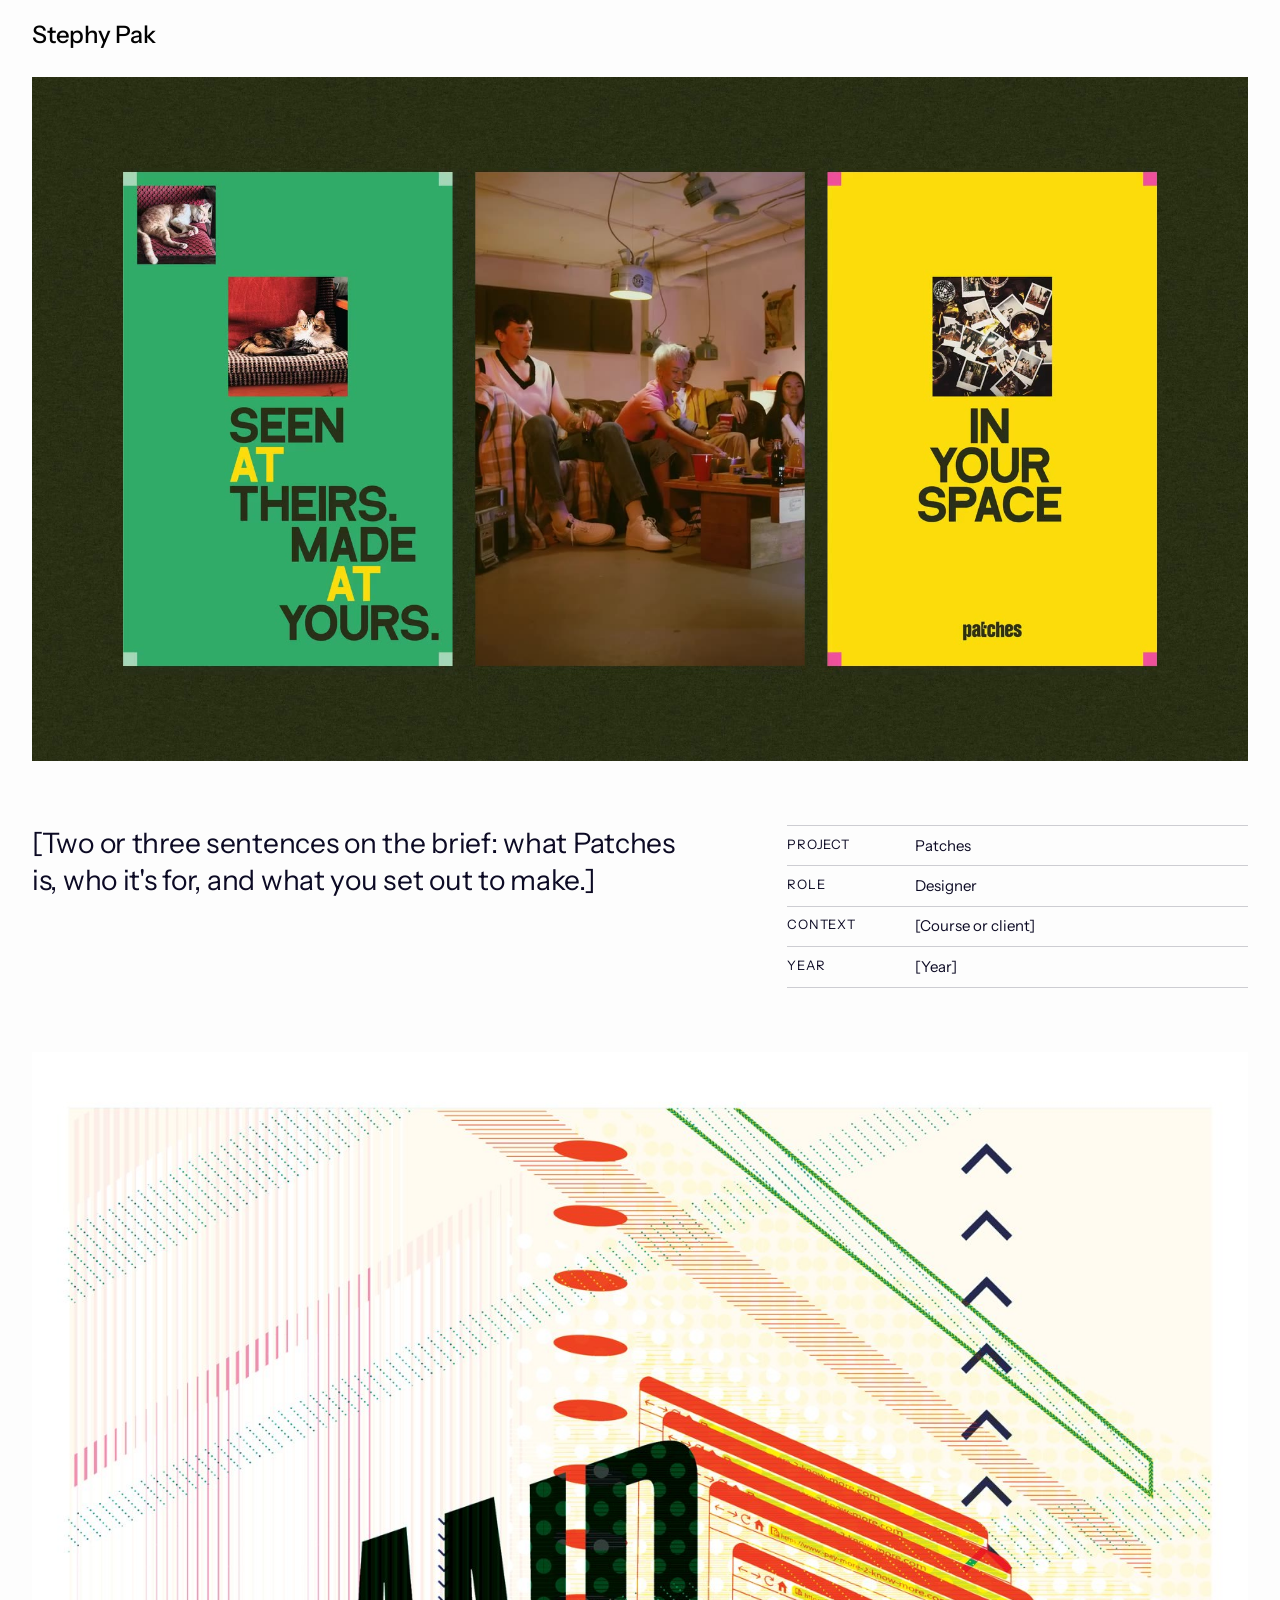
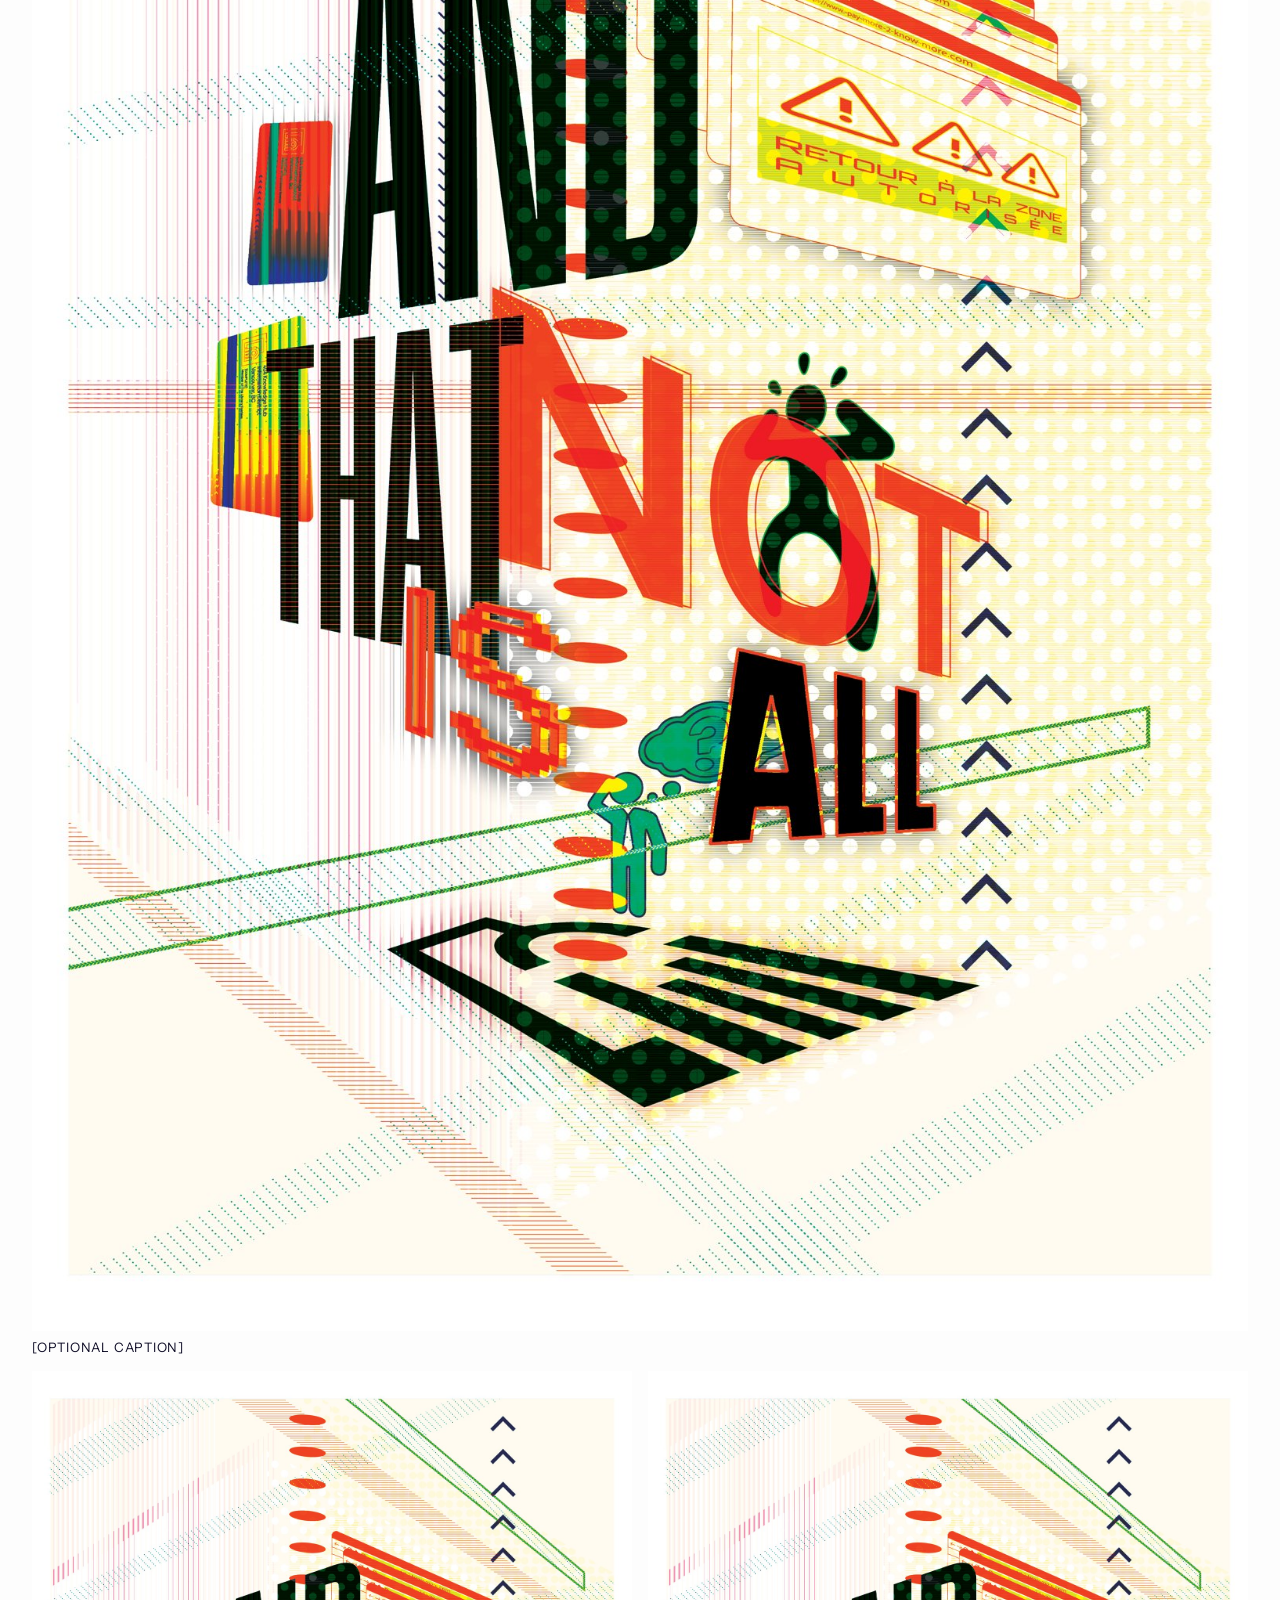
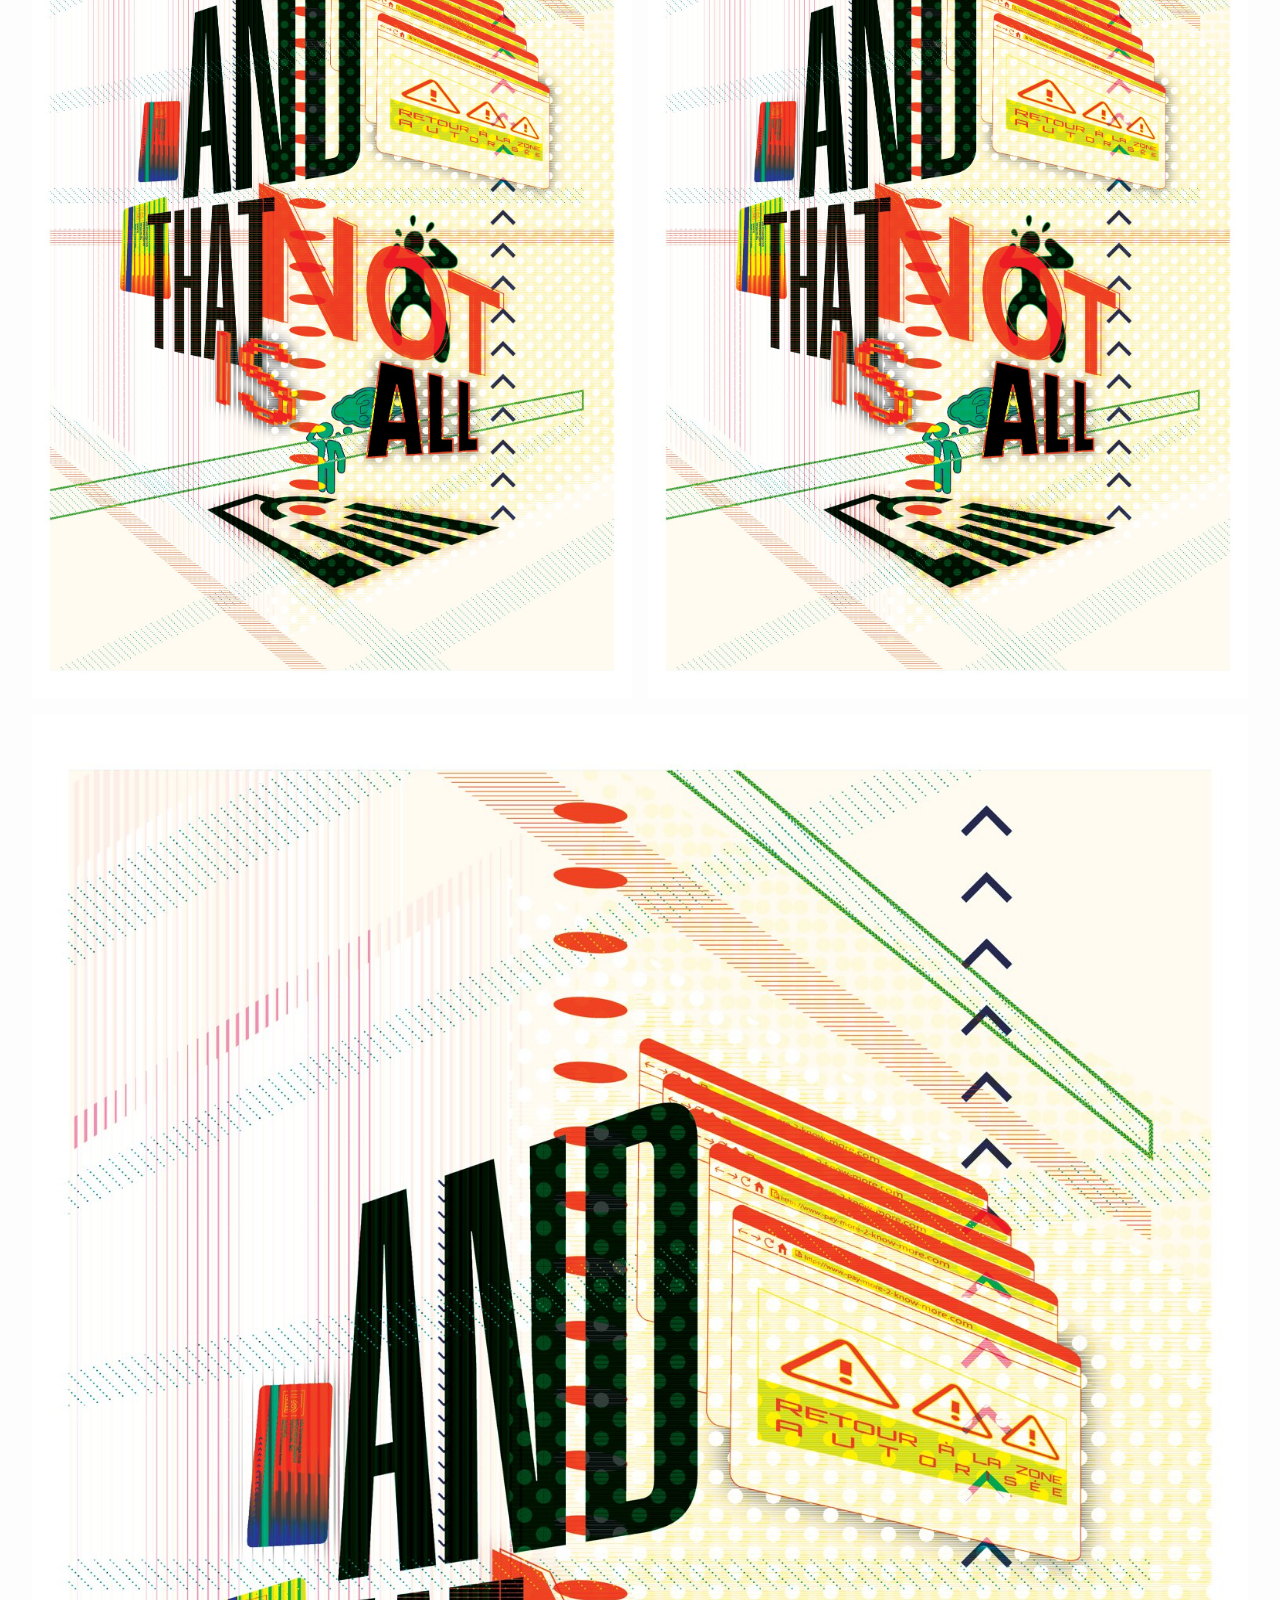
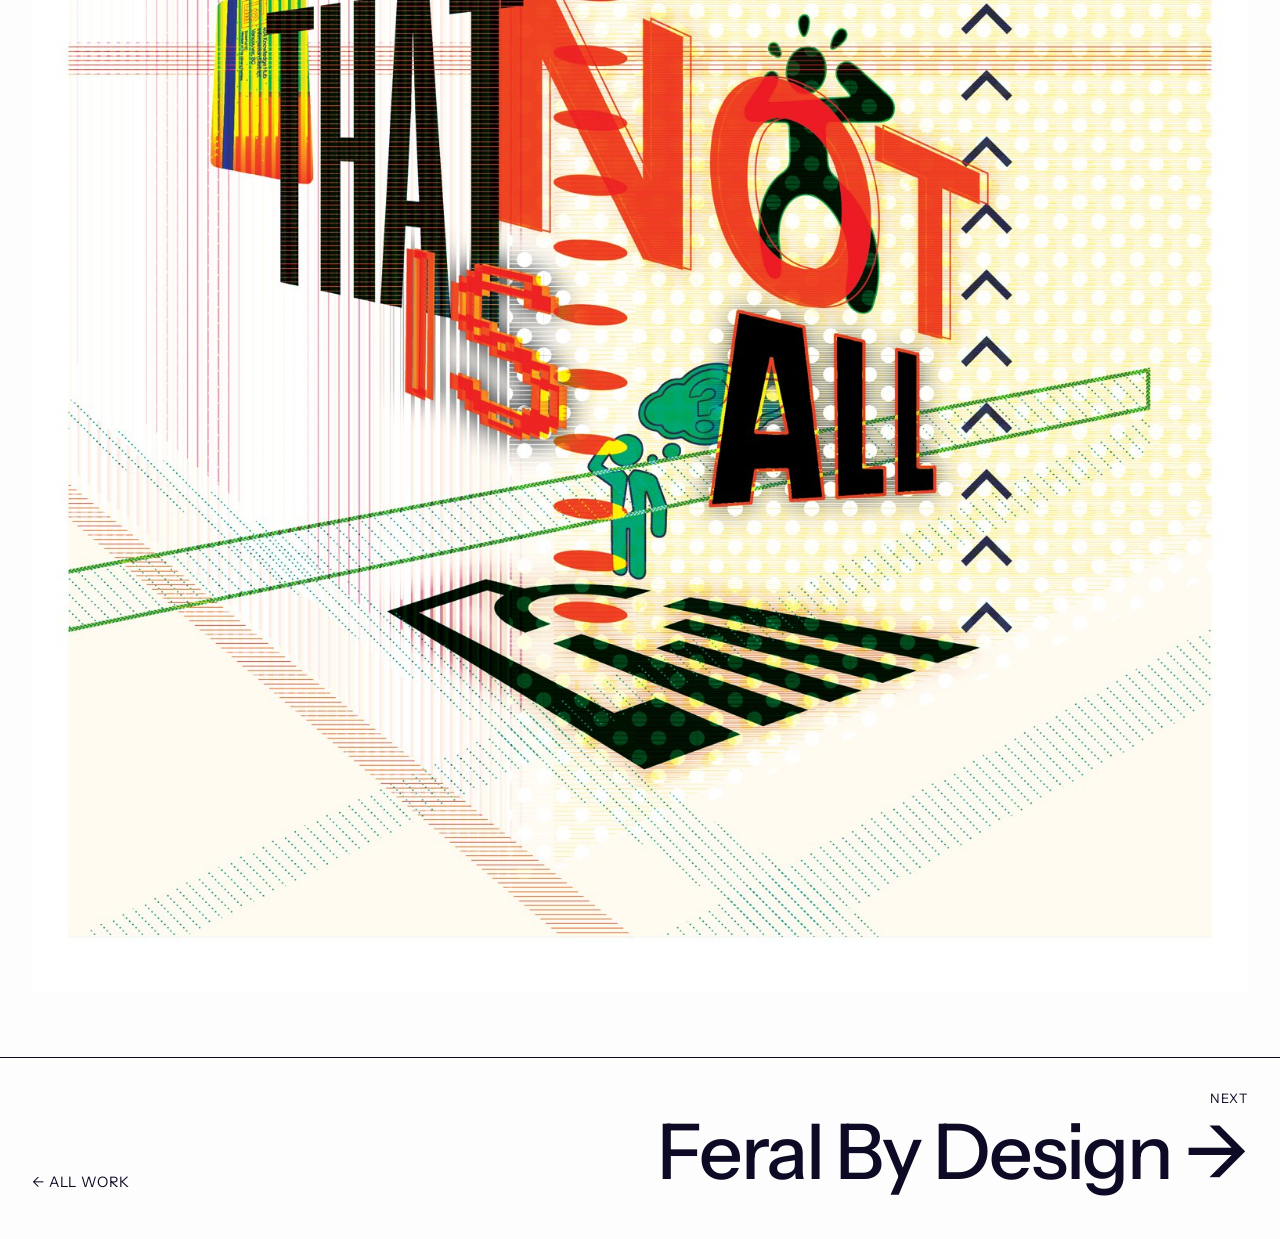
<file: patches.html>
<!doctype html>
<!--
  =====================================================================
    PROJECT PAGE 2 — PATCHES  (patches.html)
  =====================================================================
    All four project pages are built the same way, so once you know
    one, you know them all.

    WHAT'S IN HERE (top to bottom)
    ---------------------------------------------------------------
    1. FLOATING NAME ..... "Stephy Pak" — goes back to the homepage
    2. HERO IMAGE ........ first big image                        ✏️
    3. BRIEF + CREDITS ... short description + role, year, etc.   ✏️
    4. MORE IMAGES ....... full-width, two side by side, full-width ✏️
    5. NEXT PROJECT ...... link to the next page

    ✏️ = things you'll want to edit
    Anything in [square brackets] is a placeholder — replace it.

    ADDING YOUR IMAGES
      1. Put the image file in the  assets/projects/  folder
         (simple names work best: booth-fest-01.jpg — no spaces).
      2. Change  src="assets/projects/poster.jpg"  (the stand-in image)
         to      src="assets/projects/booth-fest-01.jpg"
      3. Change the alt="…" text to a short description of the image
         (screen readers read this out loud for people who can't see it).
  =====================================================================
-->
<html lang="en">
  <head>
    <!-- charset first: tells the browser how to read the letters (é, —, etc.) -->
    <meta charset="utf-8" />
    <!-- Makes the site fit phone screens properly -->
    <meta name="viewport" content="width=device-width, initial-scale=1.0" />

    <!-- ✏️ SEO: the TITLE is the blue link in Google + the browser tab text.
         Aim for under 60 characters: what it is, then your name. -->
    <title>Patches — Platform Identity | Stephy Pak</title>
    <!-- ✏️ SEO: the DESCRIPTION is the grey text under that link in Google.
         Aim for 120–160 characters. Every page gets its own. -->
    <meta name="description" content="Patches is a platform and identity by Stephy Pak: a wordmark, a poster campaign (Seen at theirs. Made at yours.) and a website, designed in Vancouver." />
    <!-- Tells Google the one "official" address of this page -->
    <link rel="canonical" href="https://stephypak.com/patches.html" />

    <!-- FAVICON (the little icon in the browser tab) — one line per browser type:
           .svg = modern browsers (stays sharp at any size)
           .png = browsers that can't use SVG (16px tab + 32px for sharp screens)
           .ico = very old browsers (it sits in the main folder, where they look for it)
           apple-touch-icon = when someone saves your site to an iPhone home screen -->
    <link rel="icon" href="./favicon.ico" sizes="16x16 32x32" />
    <link rel="icon" href="./assets/favicon/favicon.svg" type="image/svg+xml" />
    <link rel="icon" href="./assets/favicon/favicon-16x16.png" type="image/png" sizes="16x16" />
    <link rel="icon" href="./assets/favicon/favicon-32x32.png" type="image/png" sizes="32x32" />
    <link rel="apple-touch-icon" href="./assets/favicon/apple-touch-icon.png" />

    <!-- Connects your style file -->
    <link rel="stylesheet" href="./styles/style.css" />
  </head>

  <body class="project-page">
    <!-- =================================================================
         1. FLOATING NAME
         Stays in the corner as you scroll. Clicking it goes back to the
         top of the homepage.
         ================================================================= -->
    <header class="project-header">
      <a href="index.html#top" class="project-header-name">Stephy Pak</a>
    </header>

    <main class="project">
      <!-- ===============================================================
           2. HERO IMAGE — your strongest image of this project ✏️
           =============================================================== -->

      <!-- A looping video instead of an image.
           muted + playsinline = browsers only autoplay videos with no sound.
           poster = the still image shown while the video loads.
           aria-label = the "alt text" for a video (read out by screen readers). -->
      <figure class="project-figure">
        <video autoplay muted loop playsinline
          width="1920" height="1080"
          poster="assets/projects/patches/patches-hero.jpg"
          aria-label="Three Patches posters on a dark green background: a green poster with cat photos reading &quot;Seen at theirs. Made at yours.&quot;, a video of friends laughing on a couch at a basement hangout, and a yellow poster reading &quot;In your space&quot; with the Patches wordmark.">
          <source src="assets/projects/patches/patches-hero.mp4" type="video/mp4" />
        </video>
      </figure>

      <!-- ===============================================================
           3. BRIEF + CREDITS ✏️
           Brief: 2–3 sentences. Credits: each <div> is one row.
           To add a row, copy a whole  <div class="project-credit">…</div>  line.
           To remove one, delete its line.
           =============================================================== -->
      <section class="project-about" aria-label="About this project">
        <p class="project-brief">
          [Two or three sentences on the brief: what Patches is, who it&#x27;s
          for, and what you set out to make.]
        </p>
        <dl class="project-credits">
          <div class="project-credit">
            <dt>Project</dt>
            <dd>Patches</dd>
          </div>
          <div class="project-credit">
            <dt>Role</dt>
            <dd>Designer</dd>
          </div>
          <div class="project-credit">
            <dt>Context</dt>
            <dd>[Course or client]</dd>
          </div>
          <div class="project-credit">
            <dt>Year</dt>
            <dd>[Year]</dd>
          </div>
        </dl>
      </section>

      <!-- ===============================================================
           4. MORE IMAGES ✏️
           Each <figure> … </figure> is one image.
             • copy a figure block to add an image
             • delete a figure block to remove one
             • <figcaption> is an optional caption — delete it if you don't want one
           =============================================================== -->

      <!-- Full-width image -->
      <figure class="project-figure">
        <img
          src="assets/projects/poster.jpg"
          width="1553"
          height="2400"
          loading="lazy"
          alt="And that is not all: typographic poster with layered browser warning windows, halftone dots and figures"
        />
        <figcaption>[Optional caption]</figcaption>
      </figure>

      <!-- Two images side by side (they stack on phones) -->
      <div class="project-pair">
        <figure class="project-figure">
          <img
            src="assets/projects/poster.jpg"
            width="1553"
            height="2400"
            loading="lazy"
            alt="And that is not all: typographic poster with layered browser warning windows, halftone dots and figures"
          />
        </figure>
        <figure class="project-figure">
          <img
            src="assets/projects/poster.jpg"
            width="1553"
            height="2400"
            loading="lazy"
            alt="And that is not all: typographic poster with layered browser warning windows, halftone dots and figures"
          />
        </figure>
      </div>

      <!-- Full-width image -->
      <figure class="project-figure">
        <img
          src="assets/projects/poster.jpg"
          width="1553"
          height="2400"
          loading="lazy"
          alt="And that is not all: typographic poster with layered browser warning windows, halftone dots and figures"
        />
      </figure>
    </main>

    <!-- =================================================================
         5. NEXT PROJECT
         Left: back to the work list. Right: the next project's page.
         (The pages loop: 1 → 2 → 3 → 4 → back to 1.)
         ================================================================= -->
    <footer class="project-footer">
      <a href="index.html#works-heading" class="project-back">← All work</a>
      <a href="feral-by-design.html" class="project-next">
        <span class="project-next-label">Next</span>
        <span class="project-next-title">Feral By Design →</span>
      </a>
    </footer>
  </body>
</html>
</file>
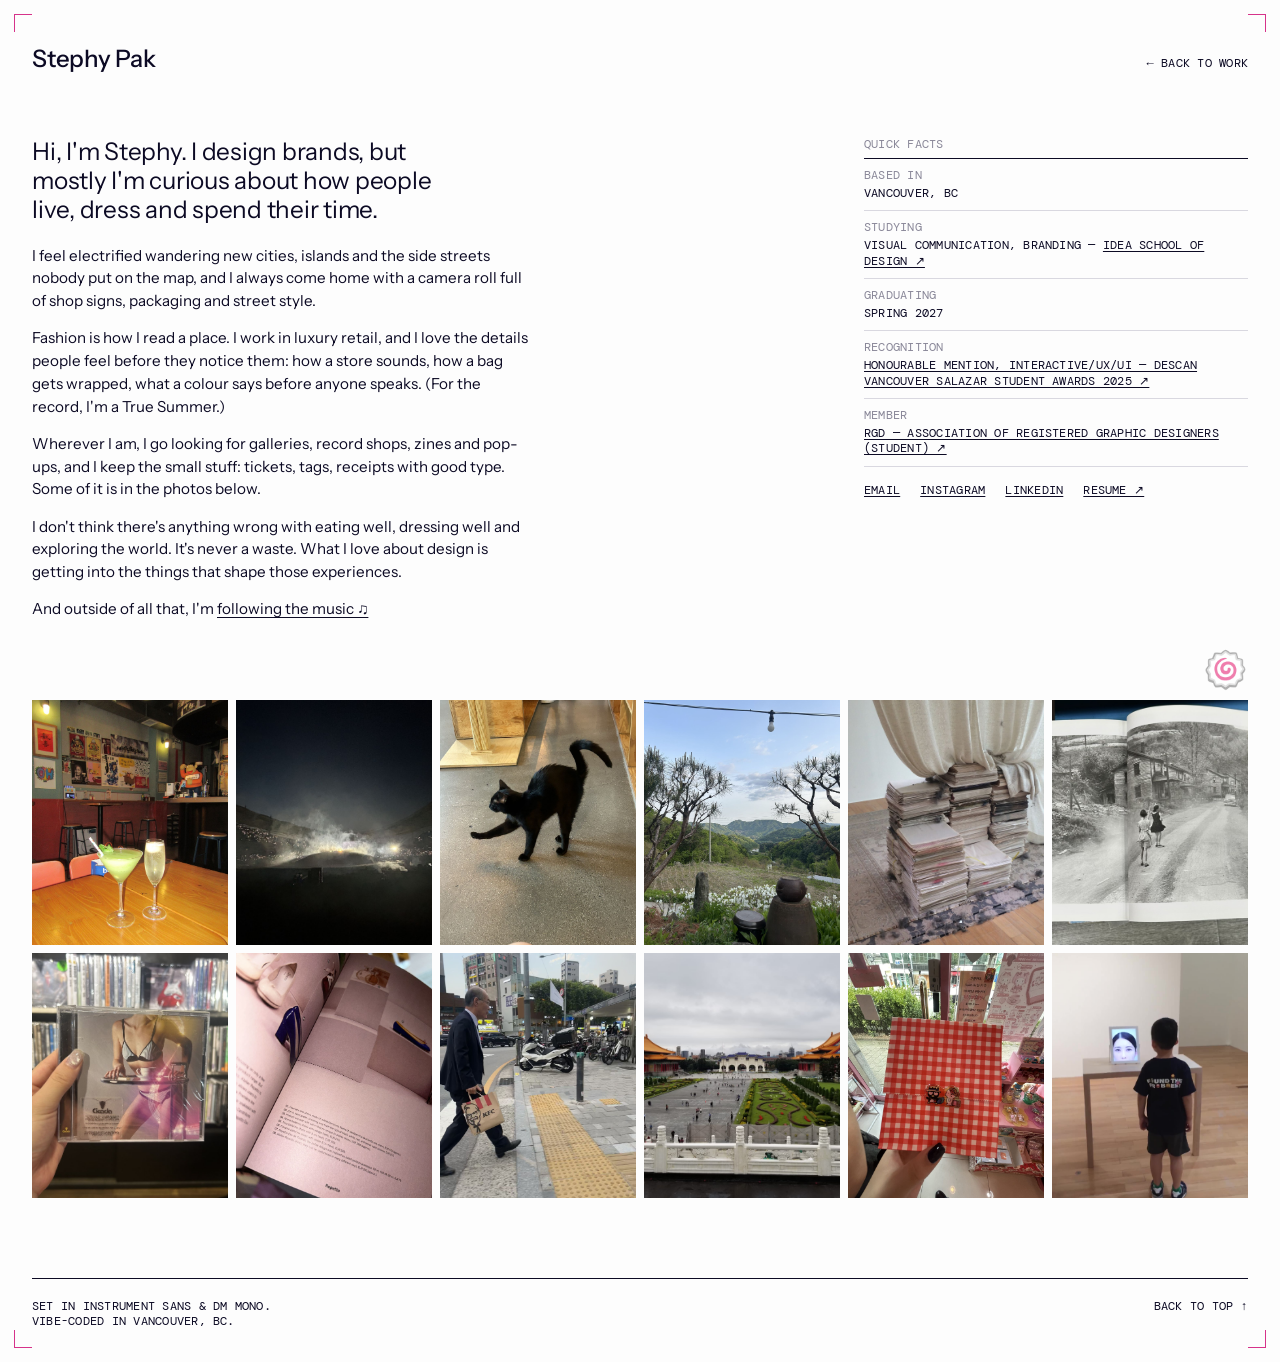
<file: peek-editorial.html>
<!doctype html>
<!--
  =====================================================================
    PEEK PAGE — EDITORIAL TEST VERSION  (play-editorial.html)
  =====================================================================
    Trial run of the Peek page in the same editorial style as
    index-editorial.html. Your real Peek page (play.html) is untouched.

    WHAT'S IN HERE (top to bottom)
    ---------------------------------------------------------------
    1. CROP MARKS + MASTHEAD ... name, back to work
    2. ABOUT .................. bio + facts                            ✏️
    3. PHOTO GRID ............. photos + a "New batch" button         ✏️
       (the photos themselves are listed in the script at the bottom)
    4. COLOPHON ............... footer
  =====================================================================
-->
<html lang="en">
  <head>
    <meta charset="utf-8" />
    <meta name="viewport" content="width=device-width, initial-scale=1.0" />
    <title>About Stephy Pak — Brand Designer in Vancouver</title>
    <meta name="robots" content="noindex" />
    <link rel="icon" href="./favicon.ico" sizes="16x16 32x32" />
    <link rel="icon" href="./assets/favicon/favicon.svg" type="image/svg+xml" />
    <link rel="stylesheet" href="https://fonts.googleapis.com/css2?family=Instrument+Sans:wdth,wght@75..100,400..700&family=DM+Mono:wght@400;500&display=swap" />
    <style>
      :root {
        --ink: #0c0a24; --paper: #fdfdfd; --pink: #d6338a; --grey: #8a8899;
        --mono: "DM Mono", ui-monospace, monospace;
        --edge: clamp(1rem, 2.5vw, 2.25rem);
      }
      html { box-sizing: border-box; }
      *, *::before, *::after { box-sizing: inherit; }
      * { margin: 0; }
      ul, ol, dl, dd { padding: 0; list-style: none; }
      img { display: block; max-width: 100%; height: auto; }
      a { color: inherit; text-decoration: none; }
      button { font: inherit; color: inherit; }
      ::selection { background: var(--pink); color: #fff; }
      body { font-family: "Instrument Sans", sans-serif; background: var(--paper); color: var(--ink); -webkit-font-smoothing: antialiased; }

      .mono { font-family: var(--mono); font-size: 0.75rem; line-height: 1.3; letter-spacing: 0.02em; text-transform: uppercase; }
      .label { color: var(--grey); margin-bottom: 0.35rem; }
      .pink { color: var(--pink); }

      /* 1. CROP MARKS + MASTHEAD */
      .sheet { position: relative; padding: 2.75rem var(--edge) 2rem; }
      .crop { position: absolute; width: 18px; height: 18px; pointer-events: none; }
      .crop::before, .crop::after { content: ""; position: absolute; background: var(--pink); }
      .crop::before { width: 18px; height: 1px; top: 0; }
      .crop::after  { width: 1px; height: 18px; left: 0; }
      .crop.tl { top: 14px; left: 14px; } .crop.tr { top: 14px; right: 14px; transform: scaleX(-1); }
      .crop.bl { bottom: 14px; left: 14px; transform: scaleY(-1); } .crop.br { bottom: 14px; right: 14px; transform: scale(-1); }
      .masthead { display: flex; justify-content: space-between; align-items: baseline; }
      .masthead .name { font-size: 1.5rem; font-weight: 500; letter-spacing: -0.01em; }
      .masthead a:hover { color: var(--pink); }

      /* 2. ABOUT */
      .about {
        display: grid; grid-template-columns: repeat(12, 1fr); gap: 2.5rem var(--edge);
        padding: clamp(2.5rem, 5vw, 4rem) 0 1rem;   /* ✏️ last number = space above the photos */
      }
      .statement {
        grid-column: 1 / -1;
        font-size: clamp(2.5rem, 6.5vw, 6.5rem); font-weight: 500; line-height: 0.98; letter-spacing: -0.035em;
        max-width: 14ch;
      }
      .portrait { grid-column: 1 / 4; }
      .portrait .frame { aspect-ratio: 4 / 5; background: #ecebe8; display: grid; place-items: center; color: var(--grey); }
      .portrait figcaption { margin-top: 0.5rem; }
      .bio { grid-column: 1 / 8; }
      .bio-lead { text-wrap: balance; max-width: 30ch; font-weight: 400; font-size: clamp(1.25rem, 1.9vw, 1.6rem); line-height: 1.2; letter-spacing: -0.01em; margin-bottom: 1.25rem; }
      .bio-p { font-size: 0.95rem; line-height: 1.5; max-width: 50ch; margin-bottom: 0.9rem;
        text-wrap: pretty;   /* evens out the ragged right edge: no lonely words, smoother line lengths */ }
      .facts { grid-column: 9 / 13; }
      .facts dl { border-top: 1px solid var(--ink); }
      .facts .project-credit { padding: 0.55rem 0; border-bottom: 1px solid #d9d8e0; }
      .facts dt { color: var(--grey); margin-bottom: 0.15rem; }
      .facts a { text-decoration: underline; text-underline-offset: 0.2em; text-decoration-thickness: 1px; }
      .facts a:hover, .links a:hover { color: var(--pink); }
      .links { display: flex; flex-wrap: wrap; gap: 0.4rem 1.25rem; margin-top: 1rem; }

      /* 3. PHOTO GRID */
      .visually-hidden { position: absolute; width: 1px; height: 1px; overflow: hidden; clip: rect(0 0 0 0); white-space: nowrap; }
      .grid-head { display: flex; justify-content: flex-end; }
      /* The swirl button */
      .new-batch {
        display: inline-flex; align-items: center; gap: 0.6rem;
        background: none; border: 0; padding: 0; cursor: pointer; color: var(--ink);
      }
      .fishcake { display: inline-block; font-size: 2.25rem; line-height: 1;      /* ✏️ emoji size */
        font-family: "Apple Color Emoji", "Segoe UI Emoji", "Noto Color Emoji", sans-serif;
        transition: transform 0.6s ease; animation: glow 2.4s ease-in-out infinite; }
      /* Soft pink glow that pulses so people notice they can click it */
      @keyframes glow {
        0%, 100% { filter: drop-shadow(0 0 0 rgba(214, 51, 138, 0)); }
        50%      { filter: drop-shadow(0 0 6px rgba(214, 51, 138, 0.75)) drop-shadow(0 0 14px rgba(214, 51, 138, 0.35)); }
      }
      .new-batch:hover .fishcake { animation: none; filter: drop-shadow(0 0 8px rgba(214, 51, 138, 0.8)); }
      .new-batch:hover .fishcake, .new-batch:focus-visible .fishcake { transform: rotate(-360deg); }
      .new-batch-label { opacity: 0; transform: translateX(6px); transition: opacity 0.2s, transform 0.2s; order: -1; color: var(--pink); }
      .new-batch:hover .new-batch-label, .new-batch:focus-visible .new-batch-label { opacity: 1; transform: none; }
      .new-batch.is-spinning .fishcake { transform: rotate(-720deg); transition-duration: 0.8s; }
      /* Spotify link in the bio */
      .music { text-decoration: underline; text-underline-offset: 0.2em; text-decoration-thickness: 1px; }
      .music:hover { color: var(--pink); }
      .photos {
        display: grid;
        grid-template-columns: repeat(6, 1fr);      /* ✏️ photos per row on laptops */
        gap: 0.5rem;                                 /* ✏️ space between photos */
        align-items: start;
        padding: 0.75rem 0 5rem;
        transition: opacity 0.25s;
      }
      .photos.is-swapping { opacity: 0; }
      .photo img, .photo video { display: block; width: 100%; aspect-ratio: 4 / 5 !important; object-fit: cover; background: #ecebe8; }   /* ✏️ every photo cropped to the same shape for a clean grid */
      .photo figcaption { margin-top: 0.3rem; display: flex; gap: 0.6rem; }
      .photo .n { color: var(--pink); }
      @media (max-width: 1100px) { .photos { grid-template-columns: repeat(4, 1fr); } }

      /* LIGHTBOX — full-screen view when you click a photo */
      .photo { cursor: zoom-in; }
      .photo img, .photo video { transition: opacity 0.15s; }
      .photo:hover img, .photo:hover video { opacity: 0.85; }
      .lightbox {
        position: fixed; inset: 0; z-index: 100;
        display: none; align-items: center; justify-content: center;
        background: var(--paper);                    /* ✏️ backdrop colour */
        padding: 3.5rem var(--edge);
      }
      .lightbox.is-open { display: flex; animation: lb-in 0.2s ease; }
      @keyframes lb-in { from { opacity: 0; } }
      .lb-media { max-width: 100%; max-height: 100%; display: flex; }
      .lb-media img, .lb-media video { max-width: 100%; max-height: calc(100vh - 7rem); width: auto; height: auto; object-fit: contain; }
      .lb-btn {
        position: absolute; background: none; border: 0; cursor: pointer; color: var(--ink);
        font-family: var(--mono); font-size: 0.75rem; letter-spacing: 0.02em; text-transform: uppercase;
        padding: 0.75rem;
      }
      .lb-btn:hover, .lb-btn:focus-visible { color: var(--pink); }
      .lb-close { top: 0.75rem; right: calc(var(--edge) - 0.75rem); }
      .lb-count { position: absolute; top: 1.5rem; left: var(--edge); }
      .lb-prev, .lb-next { top: 50%; transform: translateY(-50%); font-size: 1.5rem; font-family: inherit; }
      .lb-prev { left: calc(var(--edge) - 0.75rem); }
      .lb-next { right: calc(var(--edge) - 0.75rem); }
      @media (max-width: 760px) { .lb-prev, .lb-next { top: auto; bottom: 0.75rem; transform: none; } }

      /* 4. COLOPHON */
      .colophon { display: flex; justify-content: space-between; gap: 2rem; padding-top: 1.25rem; border-top: 1px solid var(--ink); }

      /* PHONES */
      @media (max-width: 760px) {
        .bio, .facts { grid-column: 1 / -1; }
        .photos { grid-template-columns: repeat(2, 1fr); gap: 0.4rem; }
        .new-batch-label { opacity: 1; transform: none; }   /* phones can't hover, so always show it */
      }
      @media (prefers-reduced-motion: reduce) { .photos, .fishcake { transition: none; animation: none; filter: drop-shadow(0 0 6px rgba(214, 51, 138, 0.6)); } }
    </style>
  </head>

  <body id="top">
    <div class="sheet">
      <span class="crop tl" aria-hidden="true"></span><span class="crop tr" aria-hidden="true"></span>
      <span class="crop bl" aria-hidden="true"></span><span class="crop br" aria-hidden="true"></span>

      <!-- 1. MASTHEAD -->
      <header class="masthead">
        <a href="index-editorial.html" class="name">Stephy Pak</a>
        <a href="index-editorial.html" class="mono">← Back to work</a>
      </header>

      <!-- 2. ABOUT ✏️ -->
      <section class="about" aria-labelledby="about-heading">


        <div class="bio">
          <h1 class="bio-lead" id="about-heading">Hi, I'm Stephy. I design brands, but mostly I'm curious about how people live, dress and spend their time.</h1>
          <p class="bio-p">I feel electrified wandering new cities, islands and the side streets nobody put on the map, and I always come home with a camera roll full of shop signs, packaging and street style.</p>
          <p class="bio-p">Fashion is how I read a place. I work in luxury retail, and I love the details people feel before they notice them: how a store sounds, how a bag gets wrapped, what a colour says before anyone speaks. (For the record, I'm&nbsp;a&nbsp;True&nbsp;Summer.)</p>
          <p class="bio-p">Wherever I am, I go looking for galleries, record shops, zines and pop-ups, and I keep the small stuff: tickets, tags, receipts with good type. Some&nbsp;of&nbsp;it is in the photos below.</p>
          <p class="bio-p">I don't think there's anything wrong with eating well, dressing well and exploring the world. It's never a waste. What I love about design is getting into the things that shape those experiences.</p>
          <!-- ✏️ Song: skydiiiving by gush. To change it, paste a new Spotify song link into href="…" below
               (in Spotify: ••• → Share → Copy Song Link) -->
          <p class="bio-p">And outside of all that, I'm <a class="music" href="https://open.spotify.com/track/0mTtxGZIYFbSP0XNCcKNuS" title="skydiiiving by gush" target="_blank" rel="noopener">following the music ♫</a></p>

        </div>

        <div class="facts mono">
          <p class="label">Quick facts</p>
          <dl class="project-credits peek-facts">
            <div class="project-credit"><dt>Based in</dt><dd>Vancouver, BC</dd></div>
            <div class="project-credit"><dt>Studying</dt><dd>Visual Communication, Branding — <a href="https://www.ideaschoolofdesign.com/" target="_blank" rel="noopener">IDEA School of Design ↗</a></dd></div>
            <div class="project-credit"><dt>Graduating</dt><dd>Spring 2027</dd></div>
            <div class="project-credit"><dt>Recognition</dt><dd><a href="https://descan.ca/2025-salazar-student-award-winners/" target="_blank" rel="noopener">Honourable Mention, Interactive/UX/UI — DesCan Vancouver Salazar Student Awards 2025 ↗</a></dd></div>
            <div class="project-credit"><dt>Member</dt><dd><a href="https://rgd.ca/" target="_blank" rel="noopener">RGD — Association of Registered Graphic Designers (Student) ↗</a></dd></div>
          </dl>
          <ul class="links">
            <li><a href="mailto:stephypak@gmail.com">Email</a></li>
            <li><a href="#" target="_blank">Instagram</a></li>
            <li><a href="#" target="_blank">LinkedIn</a></li>
            <li><a href="assets/stephy-pak-resume.pdf" target="_blank">Resume ↗</a></li>
          </ul>
        </div>
      </section>

      <!-- 3. PHOTO GRID ✏️ (the photo list is in the script at the bottom) -->
      <section aria-labelledby="photos-heading">
        <!-- 🌀 New batch: click the swirl to see a different set of photos -->
        <div class="grid-head">
          <h2 class="visually-hidden" id="photos-heading">Peek photos</h2>
          <button type="button" class="new-batch" aria-label="New batch of photos" title="New batch">
            <!-- 🍥 the real emoji: each device draws its own (Apple's on iPhone/Mac) -->
            <span class="fishcake" aria-hidden="true">🍥</span>
            <span class="new-batch-label mono">New batch</span>
          </button>
        </div>
        <div class="photos" aria-live="polite"></div>
      </section>

      <!-- 4. COLOPHON -->
      <footer class="colophon mono">
        <p>Set in Instrument Sans &amp; DM Mono.<br />Vibe-coded in Vancouver, BC.</p>
        <p><a href="#top">Back to top ↑</a></p>
      </footer>
    </div>

    <!-- LIGHTBOX (filled in by the script below) -->
    <div class="lightbox" role="dialog" aria-modal="true" aria-label="Photo viewer">
      <span class="lb-count mono"></span>
      <button type="button" class="lb-btn lb-close">Close ✕</button>
      <button type="button" class="lb-btn lb-prev" aria-label="Previous photo">←</button>
      <div class="lb-media"></div>
      <button type="button" class="lb-btn lb-next" aria-label="Next photo">→</button>
    </div>

    <!-- =================================================================
         PHOTO LIST + "NEW BATCH" BUTTON
         ✏️ ADD YOUR PHOTOS HERE. One line per photo:
             { src: "assets/peek/okinawa-01.jpg", w: 1200, h: 1500,
               alt: "describe what's in the photo", caption: "short label" },
           • for a video, add  video: "assets/peek/clip.mp4",  and use a
             still frame as src (it shows while the video loads)
           • put the files in a folder called  assets/peek/
           • w and h = the photo's real width and height (keeps the shape)
           • 12 photos show at a time ("one batch"). Each click of
             "New batch" shows the next 12. Add as many as you like.
         ================================================================= -->
    <script>
      var PHOTOS = [
        { src: "assets/peek/gallery-installation.jpg", w: 1200, h: 1600, alt: "Installation of hanging plant sculptures on wheeled stands, lit by bare bulbs in a white gallery", caption: "Gallery" },
        { src: "assets/peek/craft-table-cat.jpg", w: 1200, h: 1600, alt: "Handmade suede cat toy with wooden button eyes on a black craft table with ribbons and buttons", caption: "Craft table" },
        { src: "assets/peek/photo-book.jpg", w: 1600, h: 1225, alt: "Open photo book showing a black-and-white spread of two girls walking down a dirt road, Vicco, Kentucky, 1959", caption: "Photo book" },
        { src: "assets/peek/street-sign.jpg", w: 1600, h: 953, alt: "Two people holding a hand-painted sign that reads I need money for weed", caption: "Street sign" },
        { src: "assets/peek/tea-tasting.jpg", w: 1600, h: 1200, alt: "Tea tasting table with a clay teapot, small cups, green tea cakes and sesame brittle", caption: "Tea" },
        { src: "assets/peek/lodge-at-night.jpg", w: 1141, h: 673, alt: "Large wooden lodge with glowing windows at dusk", caption: "Night" },
        { src: "assets/peek/light-room.jpg", w: 967, h: 1547, alt: "Silhouettes of people inside an immersive installation of hanging strings of light", caption: "Light room" },
        { src: "assets/peek/sushi-sketch.jpg", w: 1600, h: 1016, alt: "Pencil sketch of a sashimi plate with oysters and a hot sauce bottle, labelled sushi night", caption: "Sketchbook" },
        { src: "assets/peek/blossoms.jpg", w: 1600, h: 1200, alt: "Pink cherry blossom trees in full bloom with sun flare", caption: "Blossoms" },
        { src: "assets/peek/fit-check-boots.jpg", w: 1600, h: 1200, alt: "Overhead shot of friends in black boots and knee socks on a patterned red carpet", caption: "Fit check" },
        { src: "assets/peek/concrete-courtyard.jpg", w: 1600, h: 1200, alt: "Looking down at black boots facing a concrete courtyard with grass and a stone wall", caption: "Concrete" },
        { src: "assets/peek/forest-canopy.jpg", w: 1600, h: 1200, alt: "Looking up into a dense green forest canopy with light coming through", caption: "Canopy" },
        { src: "assets/peek/festival-stage.jpg", w: 1170, h: 647, alt: "Crowd facing a bright festival stage washed in purple light", caption: "Set" },
        { src: "assets/peek/life-drawing.jpg", w: 1200, h: 1600, alt: "Blue pencil figure drawings on a large pad on an easel", caption: "Life drawing" },
        { src: "assets/peek/pre-festival-fit.jpg", w: 1200, h: 1600, alt: "Overhead outfit shot: pink paisley scarf, grey denim jacket, spiked cuff and lace skirt", caption: "Fit check" },
        { src: "assets/peek/porch-cat.jpg", w: 1200, h: 1600, alt: "Orange cat resting on a wooden porch of a white house with a corrugated roof", caption: "Porch cat" },
        { src: "assets/peek/lace-veil.jpg", w: 1600, h: 1200, alt: "Close-up of a silver lace and sequin scarf wrapped over a head against a blue sky", caption: "Veil" },
        { src: "assets/peek/charm.jpg", w: 1200, h: 1600, alt: "Small silver charm with a cat face on grey stone", caption: "Charm" },
        { src: "assets/peek/vintage-shop.jpg", w: 1200, h: 1600, alt: "Inside a small vintage clothing shop with racks of jackets and a desk", caption: "Vintage shop" },
        { src: "assets/peek/mountain-view.jpg", w: 1200, h: 1600, alt: "Mountain valley view framed by two pine trees, with clay pots and white flowers in front", caption: "View" },
        { src: "assets/peek/vintage-shop-cat.jpg", w: 1200, h: 1600, alt: "Tabby cat walking between racks of clothes in a vintage shop", caption: "Shop cat" },
        { src: "assets/peek/tote-bag.jpg", w: 1376, h: 1600, alt: "Black tote bag printed be creative, do good, think smart, live well, on a train", caption: "Tote" },
        { src: "assets/peek/stadium-show.jpg", w: 1600, h: 1200, alt: "Dark stadium full of phone lights with smoke rising over the stage", caption: "Stadium" },
        { src: "assets/peek/archive-feed.jpg", w: 739, h: 1600, alt: "Phone screenshot of an archive.org feed of old fashion and magazine images", caption: "Archive" },
        { src: "assets/peek/bag-charm.jpg", w: 1200, h: 1600, alt: "Beaded keychain with suede cord hanging from a turquoise leather bag over a striped top", caption: "Bag charm" },
        { src: "assets/peek/gingham-bag.jpg", w: 1200, h: 1600, alt: "Red gingham paper shop bag with a character sticker, held up in a pink character goods shop", caption: "Gingham" },
        { src: "assets/peek/cat-toast.jpg", w: 1600, h: 1200, alt: "Cat-shaped toasts with cheese and marshmallows on cat-face plates", caption: "Cat toast" },
        { src: "assets/peek/paper-stacks.jpg", w: 1600, h: 1200, alt: "Gallery installation of stacked old papers under a draped cream curtain on patterned rugs", caption: "Installation" },
        { src: "assets/peek/cd-find.jpg", w: 1600, h: 1200, alt: "Hand holding a shrink-wrapped Cicada CD in front of a wall of CDs", caption: "Record shop" },
        { src: "assets/peek/sea-rocks.jpg", w: 1600, h: 1200, alt: "Waves breaking on brown rocks with cargo ships on the horizon", caption: "Coast" },
        { src: "assets/peek/kfc-commute.jpg", w: 1200, h: 1600, alt: "Man in a suit walking past parked scooters carrying a KFC bag", caption: "Street" },
        { src: "assets/peek/yard-dog.jpg", w: 1600, h: 1200, alt: "White dog lying beside a wooden doghouse in front of a tiled-roof house", caption: "Yard dog" },
        { src: "assets/peek/glasses-repair.jpg", w: 1200, h: 1600, alt: "Man in a cap fixing a pair of glasses in a cluttered shop full of clocks", caption: "Repair" },
        { src: "assets/peek/tonkatsu.jpg", w: 1200, h: 1600, alt: "Chopsticks dipping a cutlet into sauce beside shredded cabbage and kimbap", caption: "Dinner" },
        { src: "assets/peek/decked-scooter.jpg", w: 1200, h: 1600, alt: "Scooter covered in plush toys, stickers and rainbow streamers", caption: "Scooter" },
        { src: "assets/peek/black-cat.jpg", w: 1200, h: 1600, alt: "Black cat stretching on a concrete floor near a plywood scratching post", caption: "Black cat" },
        { src: "assets/peek/gallery-shoes.jpg", w: 1200, h: 1600, alt: "Gallery print of wooden shoe lasts wearing red heels against a blue sky", caption: "Gallery" },
        { src: "assets/peek/etching.jpg", w: 1600, h: 1200, alt: "Detail of a framed etching with the caption Mejor es holgar", caption: "Etching" },
        { src: "assets/peek/karaoke-sign.jpg", w: 1600, h: 1200, alt: "Karaoke sign illustration of a woman with orange hair wearing headphones", caption: "Sign" },
        { src: "assets/peek/ribbons.jpg", w: 1600, h: 1200, alt: "Pile of pastel ribbons in gingham, polka dot and satin, with a coral ribbon rose", caption: "Ribbons" },
        { src: "assets/peek/lace-shop.jpg", w: 1600, h: 1200, alt: "Market stall hung with cream lace trims, rolls and collars", caption: "Lace shop" },
        { src: "assets/peek/repetto-spread.jpg", w: 1200, h: 1600, alt: "Open book spread on Repetto shoes with numbered product captions", caption: "Book" },
        { src: "assets/peek/skyline-phone.jpg", w: 1200, h: 1600, alt: "Phone showing a video of the same skyline it is held up against, on a beach at night", caption: "Night" },
        { src: "assets/peek/volcano-fog.jpg", w: 1600, h: 1200, alt: "Fog over a volcanic hillside with terraced walls and autumn shrubs", caption: "Fog" },
        { src: "assets/peek/bar-drinks.jpg", w: 1200, h: 1600, alt: "Green cocktail and sparkling drink on a wooden table in a bar covered in posters", caption: "Bar" },
        { src: "assets/peek/shoot-break.jpg", w: 1600, h: 1200, alt: "Overhead shot of a friend in white boots holding a camera next to a phone on a tiled floor", caption: "Shoot" },
        { src: "assets/peek/memorial-square.jpg", w: 1600, h: 1200, alt: "View over a large plaza with orange-roofed halls and patterned gardens", caption: "Square" },
        { src: "assets/peek/winter-trees.jpg", w: 1600, h: 1200, alt: "Bare trees framing a hillside town at dusk", caption: "Winter" },
        { src: "assets/peek/print-studio.jpg", w: 1600, h: 1200, alt: "Printmaker holding up a lithograph portrait over other prints in a studio", caption: "Print studio" },
        { src: "assets/peek/sticker.jpg", w: 1200, h: 1600, alt: "Small sticker of a woman cycling, tagged indiestreet, on a black wall", caption: "Sticker" },
        { src: "assets/peek/flea-market.jpg", w: 1200, h: 1600, alt: "Antique porcelain and framed posters laid out on a blue mat in front of shutters", caption: "Flea market" },
        { src: "assets/peek/angel-wings.jpg", w: 1052, h: 1600, alt: "Two girls with angel-wing accessories crossing a wet street under a clear umbrella", caption: "Street style" },
        { src: "assets/peek/collage-bundle.jpg", w: 1273, h: 1600, alt: "Wrapped collage bundle of papers tied with polka-dot ribbon and a beaded charm", caption: "Collage" },
        { src: "assets/peek/fog-coast.jpg", w: 1526, h: 1600, alt: "Foggy sea over black volcanic rocks with green shrubs and a gull", caption: "Coast" },
        { video: "assets/peek/scooter-cat.mp4", src: "assets/peek/scooter-cat.jpg", w: 1080, h: 1920, alt: "Tabby cat sitting on a parked scooter in a narrow lit alley at night", caption: "Scooter cat" },
        { video: "assets/peek/gallery-portrait.mp4", src: "assets/peek/gallery-portrait.jpg", w: 1080, h: 1920, alt: "Child standing in a white gallery looking at a screen showing a woman's face", caption: "Gallery" },
        { video: "assets/peek/tuxedo-cat.mp4", src: "assets/peek/tuxedo-cat.jpg", w: 1080, h: 810, alt: "Black and white cat on a stone ledge being petted", caption: "Street cat" },
        { video: "assets/peek/arcade.mp4", src: "assets/peek/arcade.jpg", w: 1080, h: 1920, alt: "Two old arcade cabinets with glowing screens and round stools", caption: "Arcade" },
        { video: "assets/peek/plaza.mp4", src: "assets/peek/plaza.jpg", w: 1080, h: 608, alt: "People walking under a white curved canopy in a paved plaza", caption: "Plaza" },
      ];
      var PER_BATCH = 12;                                        // ✏️ photos per batch

      (function () {
        var grid = document.querySelector(".photos");
        var btn = document.querySelector(".new-batch");
        // Shuffle once so the order feels fresh every visit
        var pool = PHOTOS.slice();
        for (var i = pool.length - 1; i > 0; i--) { var j = Math.floor(Math.random() * (i + 1)); var t = pool[i]; pool[i] = pool[j]; pool[j] = t; }
        var total = Math.max(1, Math.ceil(pool.length / PER_BATCH));
        var batch = 0;

        function render() {
          var start = batch * PER_BATCH;
          var html = "";
          pool.slice(start, start + PER_BATCH).forEach(function (p, k) {
            var media = p.video
              ? '<video autoplay muted loop playsinline preload="metadata" poster="' + p.src + '" aria-label="' + p.alt + '"><source src="' + p.video + '" type="video/mp4" /></video>'
              : '<img src="' + p.src + '" width="' + p.w + '" height="' + p.h + '" loading="lazy" alt="' + p.alt + '" />';
            html += '<figure class="photo" tabindex="0" data-i="' + (start + k) + '">' + media + '</figure>';
          });
          grid.innerHTML = html;
        }
        btn.addEventListener("click", function () {
          batch = (batch + 1) % total;                           // loops back to the first batch at the end
          grid.classList.add("is-swapping");
          btn.classList.add("is-spinning");
          setTimeout(function () { btn.classList.remove("is-spinning"); }, 800);
          setTimeout(function () { render(); grid.classList.remove("is-swapping"); }, 250);
        });
        render();

        // ---- LIGHTBOX: click a photo → full screen, arrows / keys / swipe to move ----
        var lb = document.querySelector(".lightbox"), lbMedia = lb.querySelector(".lb-media"),
            lbCount = lb.querySelector(".lb-count"), current = 0, lastFocus = null;
        function show(i) {
          current = (i + pool.length) % pool.length;           // wraps around at both ends
          var p = pool[current];
          lbMedia.innerHTML = p.video
            ? '<video autoplay muted loop playsinline poster="' + p.src + '" aria-label="' + p.alt + '"><source src="' + p.video + '" type="video/mp4" /></video>'
            : '<img src="' + p.src + '" alt="' + p.alt + '" />';
          lbCount.textContent = String(current + 1).padStart(2, "0") + " / " + String(pool.length).padStart(2, "0");
        }
        function open(i) { lastFocus = document.activeElement; show(i); lb.classList.add("is-open"); document.body.style.overflow = "hidden"; lb.querySelector(".lb-close").focus(); }
        function close() { lb.classList.remove("is-open"); lbMedia.innerHTML = ""; document.body.style.overflow = ""; if (lastFocus) lastFocus.focus(); }
        grid.addEventListener("click", function (e) { var f = e.target.closest(".photo"); if (f) open(+f.dataset.i); });
        grid.addEventListener("keydown", function (e) { var f = e.target.closest(".photo"); if (f && (e.key === "Enter" || e.key === " ")) { e.preventDefault(); open(+f.dataset.i); } });
        lb.querySelector(".lb-close").addEventListener("click", close);
        lb.querySelector(".lb-prev").addEventListener("click", function () { show(current - 1); });
        lb.querySelector(".lb-next").addEventListener("click", function () { show(current + 1); });
        lb.addEventListener("click", function (e) { if (e.target === lb) close(); });   // click the background to close
        document.addEventListener("keydown", function (e) {
          if (!lb.classList.contains("is-open")) return;
          if (e.key === "Escape") close();
          if (e.key === "ArrowRight") show(current + 1);
          if (e.key === "ArrowLeft") show(current - 1);
        });
        var x0 = null;                                          // phone swipe
        lb.addEventListener("touchstart", function (e) { x0 = e.touches[0].clientX; }, { passive: true });
        lb.addEventListener("touchend", function (e) {
          if (x0 === null) return; var dx = e.changedTouches[0].clientX - x0; x0 = null;
          if (Math.abs(dx) > 40) show(current + (dx < 0 ? 1 : -1));
        });
      })();
    </script>
  </body>
</html>
</file>
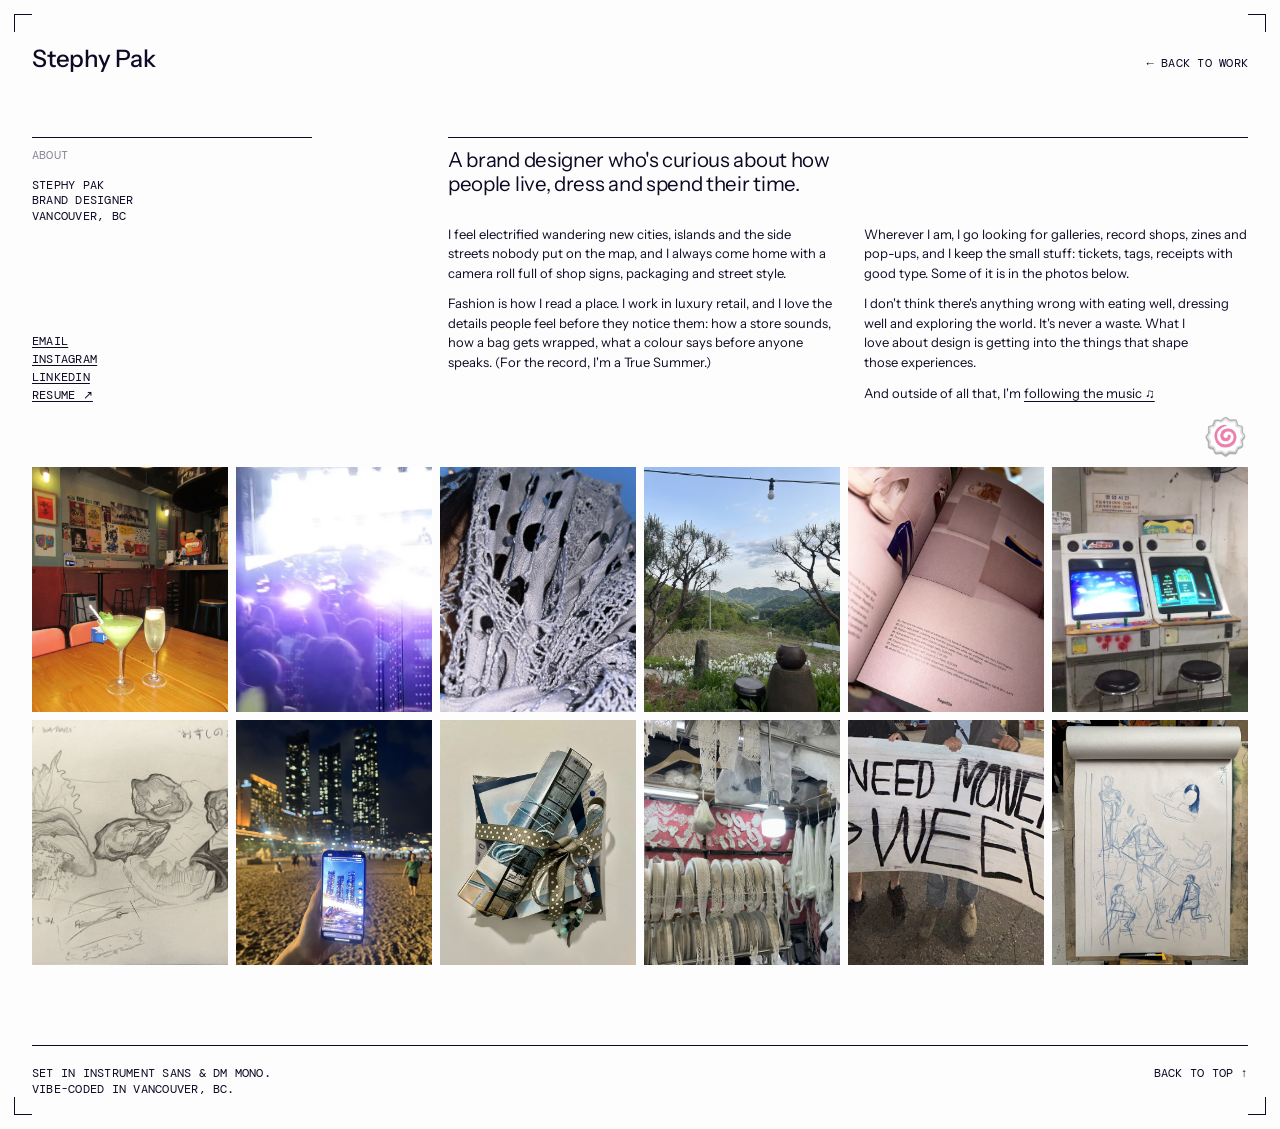
<file: play.html>
<!doctype html>
<!--
  =====================================================================
    PEEK PAGE  (play.html)
  =====================================================================
    About me + a photo grid with a "New batch" button, in the same
    editorial style as the homepage.

    WHAT'S IN HERE (top to bottom)
    ---------------------------------------------------------------
    1. CROP MARKS + MASTHEAD ... name, back to work
    2. ABOUT .................. label column + intro + 2-column bio   ✏️
    3. PHOTO GRID ............. photos + a "New batch" button         ✏️
       (the photos themselves are listed in the script at the bottom)
    4. COLOPHON ............... footer
  =====================================================================
-->
<html lang="en">
  <head>
    <!-- charset first: tells the browser how to read the letters (é, —, etc.) -->
    <meta charset="utf-8" />
    <!-- Makes the site fit phone screens properly -->
    <meta name="viewport" content="width=device-width, initial-scale=1.0" />

    <!-- ✏️ SEO: the TITLE is the blue link in Google + the browser tab text.
         Aim for under 60 characters: what it is, then your name. -->
    <title>About Stephy Pak — Branding Designer in Vancouver</title>
    <!-- ✏️ SEO: the DESCRIPTION is the grey text under that link in Google.
         Aim for 120–160 characters. Every page gets its own. -->
    <meta name="description" content="Meet Stephy Pak, a Vancouver branding designer graduating from the IDEA School of Design in 2027, plus photos, drawings and things she loves." />
    <!-- Tells Google the one "official" address of this page -->
    <link rel="canonical" href="https://stephypak.com/play.html" />

    <!-- FAVICON (the little icon in the browser tab) — one line per browser type:
           .svg = modern browsers (stays sharp at any size)
           .png = browsers that can't use SVG (16px tab + 32px for sharp screens)
           .ico = very old browsers (it sits in the main folder, where they look for it)
           apple-touch-icon = when someone saves your site to an iPhone home screen -->
    <link rel="icon" href="./favicon.ico" sizes="16x16 32x32" />
    <link rel="icon" href="./assets/favicon/favicon.svg" type="image/svg+xml" />
    <link rel="icon" href="./assets/favicon/favicon-16x16.png" type="image/png" sizes="16x16" />
    <link rel="icon" href="./assets/favicon/favicon-32x32.png" type="image/png" sizes="32x32" />
    <link rel="apple-touch-icon" href="./assets/favicon/apple-touch-icon.png" />

    <link rel="stylesheet" href="https://fonts.googleapis.com/css2?family=Instrument+Sans:wdth,wght@75..100,400..700&family=DM+Mono:wght@400;500&display=swap" />
    <style>
      :root {
        --ink: #0c0a24; --paper: #fdfdfd; --pink: #0c0a24; --grey: #8a8899;
        --mono: "DM Mono", ui-monospace, monospace;
        --edge: clamp(1rem, 2.5vw, 2.25rem);
      }
      html { box-sizing: border-box; }
      *, *::before, *::after { box-sizing: inherit; }
      * { margin: 0; }
      ul, ol, dl, dd { padding: 0; list-style: none; }
      img { display: block; max-width: 100%; height: auto; }
      a { color: inherit; text-decoration: none; }
      button { font: inherit; color: inherit; }
      ::selection { background: var(--ink); color: var(--paper); }
      body { font-family: "Instrument Sans", sans-serif; background: var(--paper); color: var(--ink); -webkit-font-smoothing: antialiased; }

      .mono { font-family: var(--mono); font-size: 0.75rem; line-height: 1.3; letter-spacing: 0.02em; text-transform: uppercase; }
      .label { color: var(--grey); margin-bottom: 0.35rem; }
      .pink { color: var(--pink); }

      /* 1. CROP MARKS + MASTHEAD */
      .sheet { position: relative; padding: 2.75rem var(--edge) 2rem; }
      .crop { position: absolute; width: 18px; height: 18px; pointer-events: none; }
      .crop::before, .crop::after { content: ""; position: absolute; background: var(--pink); }
      .crop::before { width: 18px; height: 1px; top: 0; }
      .crop::after  { width: 1px; height: 18px; left: 0; }
      .crop.tl { top: 14px; left: 14px; } .crop.tr { top: 14px; right: 14px; transform: scaleX(-1); }
      .crop.bl { bottom: 14px; left: 14px; transform: scaleY(-1); } .crop.br { bottom: 14px; right: 14px; transform: scale(-1); }
      .masthead { display: flex; justify-content: space-between; align-items: baseline; }
      .masthead .name { font-size: 1.5rem; font-weight: 500; letter-spacing: -0.01em; }
      .masthead a:hover { color: var(--pink); }

      /* 2. ABOUT */
      .about {
        display: grid; grid-template-columns: repeat(12, 1fr); gap: 2.5rem var(--edge);
        align-items: stretch;                        /* label column and writing share top + bottom */
        padding: clamp(2.5rem, 5vw, 4rem) 0 1rem;   /* ✏️ last number = space above the photos */
      }
      .statement {
        grid-column: 1 / -1;
        font-size: clamp(2.5rem, 6.5vw, 6.5rem); font-weight: 500; line-height: 0.98; letter-spacing: -0.035em;
        max-width: 14ch;
      }
      .portrait { grid-column: 1 / 4; }
      .portrait .frame { aspect-ratio: 4 / 5; background: #ecebe8; display: grid; place-items: center; color: var(--grey); }
      .portrait figcaption { margin-top: 0.5rem; }
      /* Label column on the left, writing on the right (like a magazine feature) */
      .about-side { grid-column: 1 / 4; display: flex; flex-direction: column; gap: 0.9rem; border-top: 1px solid var(--ink); padding-top: 0.6rem; }
      .about-side .label { margin-bottom: 0; }
      .links { display: flex; flex-direction: column; gap: 0.15rem; margin-top: auto; }
      .links a { text-decoration: underline; text-underline-offset: 0.2em; text-decoration-thickness: 1px; }
      .bio { grid-column: 5 / 13; border-top: 1px solid var(--ink); padding-top: 0.6rem; }
      .bio-lead {                                    /* the standfirst */
        font-weight: 400; font-size: clamp(1.15rem, 1.6vw, 1.5rem);   /* ✏️ size of the intro line */
        line-height: 1.2; letter-spacing: -0.015em; text-wrap: balance; max-width: 30ch;
        margin-bottom: 1.75rem;
      }
      .bio-cols { columns: 2; column-gap: var(--edge); max-width: 62rem; }   /* ✏️ bio in two columns; max-width keeps lines a comfortable length on big screens */
      .bio-p { font-size: 0.8125rem; line-height: 1.5; margin-bottom: 0.7rem; text-wrap: pretty; break-inside: avoid;   /* ✏️ bio text size */ }

      /* 3. PHOTO GRID */
      .visually-hidden { position: absolute; width: 1px; height: 1px; overflow: hidden; clip: rect(0 0 0 0); white-space: nowrap; }
      .grid-head { display: flex; justify-content: flex-end; }
      /* The swirl button */
      .new-batch {
        display: inline-flex; align-items: center; gap: 0.6rem;
        background: none; border: 0; padding: 0; cursor: pointer; color: var(--ink);
      }
      .fishcake { display: inline-block; font-size: 2.25rem; line-height: 1;      /* ✏️ emoji size */
        font-family: "Apple Color Emoji", "Segoe UI Emoji", "Noto Color Emoji", sans-serif;
        transition: transform 0.6s ease; animation: glow 2.4s ease-in-out infinite; }
      /* Soft pink glow that pulses so people notice they can click it */
      @keyframes glow {
        0%, 100% { filter: drop-shadow(0 0 0 rgba(12, 10, 36, 0)); }
        50%      { filter: drop-shadow(0 0 6px rgba(12, 10, 36, 0.35)) drop-shadow(0 0 14px rgba(12, 10, 36, 0.15)); }
      }
      .new-batch:hover .fishcake { animation: none; filter: drop-shadow(0 0 8px rgba(12, 10, 36, 0.8)); }
      .new-batch:hover .fishcake, .new-batch:focus-visible .fishcake { transform: rotate(-360deg); }
      .new-batch-label { opacity: 0; transform: translateX(6px); transition: opacity 0.2s, transform 0.2s; order: -1; color: var(--pink); }
      .new-batch:hover .new-batch-label, .new-batch:focus-visible .new-batch-label { opacity: 1; transform: none; }
      .new-batch.is-spinning .fishcake { transform: rotate(-720deg); transition-duration: 0.8s; }
      /* Spotify link in the bio */
      .music { text-decoration: underline; text-underline-offset: 0.2em; text-decoration-thickness: 1px; }
      .music:hover { color: var(--pink); }
      .photos {
        display: grid;
        grid-template-columns: repeat(6, 1fr);      /* ✏️ photos per row on laptops */
        gap: 0.5rem;                                 /* ✏️ space between photos */
        align-items: start;
        padding: 0.75rem 0 5rem;
        transition: opacity 0.25s;
      }
      .photos.is-swapping { opacity: 0; }
      .photo img, .photo video { display: block; width: 100%; aspect-ratio: 4 / 5 !important; object-fit: cover; background: #ecebe8; }   /* ✏️ every photo cropped to the same shape for a clean grid */
      .photo figcaption { margin-top: 0.3rem; display: flex; gap: 0.6rem; }
      .photo .n { color: var(--pink); }
      @media (max-width: 1100px) { .photos { grid-template-columns: repeat(4, 1fr); } }

      /* LIGHTBOX — full-screen view when you click a photo */
      .photo { cursor: zoom-in; }
      .photo img, .photo video { transition: opacity 0.15s; }
      .photo:hover img, .photo:hover video { opacity: 0.85; }
      .lightbox {
        position: fixed; inset: 0; z-index: 100;
        display: none; align-items: center; justify-content: center;
        background: var(--paper);                    /* ✏️ backdrop colour */
        padding: 3.5rem var(--edge);
      }
      .lightbox.is-open { display: flex; animation: lb-in 0.2s ease; }
      @keyframes lb-in { from { opacity: 0; } }
      .lb-media { max-width: 100%; max-height: 100%; display: flex; }
      .lb-media img, .lb-media video { max-width: 100%; max-height: calc(100vh - 7rem); width: auto; height: auto; object-fit: contain; }
      .lb-btn {
        position: absolute; background: none; border: 0; cursor: pointer; color: var(--ink);
        font-family: var(--mono); font-size: 0.75rem; letter-spacing: 0.02em; text-transform: uppercase;
        padding: 0.75rem;
      }
      .lb-btn:hover, .lb-btn:focus-visible { color: var(--pink); }
      .lb-close { top: 0.75rem; right: calc(var(--edge) - 0.75rem); }
      .lb-count { position: absolute; top: 1.5rem; left: var(--edge); }
      .lb-prev, .lb-next { top: 50%; transform: translateY(-50%); font-size: 1.5rem; font-family: inherit; }
      .lb-prev { left: calc(var(--edge) - 0.75rem); }
      .lb-next { right: calc(var(--edge) - 0.75rem); }
      @media (max-width: 760px) { .lb-prev, .lb-next { top: auto; bottom: 0.75rem; transform: none; } }

      /* 4. COLOPHON */
      .colophon { display: flex; justify-content: space-between; gap: 2rem; padding-top: 1.25rem; border-top: 1px solid var(--ink); }

      /* PHONES */
      @media (max-width: 760px) {
        .bio, .about-side { grid-column: 1 / -1; }
        .bio-cols { columns: 1; }
        .about-side { order: 2; }
        .photos { grid-template-columns: repeat(2, 1fr); gap: 0.4rem; }
        .new-batch-label { opacity: 1; transform: none; }   /* phones can't hover, so always show it */
      }
      @media (prefers-reduced-motion: reduce) { .photos, .fishcake { transition: none; animation: none; filter: drop-shadow(0 0 6px rgba(12, 10, 36, 0.6)); } }
          /* Accent is black now, so hovers fade instead of changing colour */
      a:hover, a:focus-visible, .lb-btn:hover, .new-batch:hover { opacity: 0.55; }
    </style>
  </head>

  <body id="top">
    <div class="sheet">
      <span class="crop tl" aria-hidden="true"></span><span class="crop tr" aria-hidden="true"></span>
      <span class="crop bl" aria-hidden="true"></span><span class="crop br" aria-hidden="true"></span>

      <!-- 1. MASTHEAD -->
      <header class="masthead">
        <a href="index.html" class="name">Stephy Pak</a>
        <a href="index.html" class="mono">← Back to work</a>
      </header>

      <!-- 2. ABOUT ✏️ -->
      <section class="about" aria-labelledby="about-heading">
        <!-- LEFT: small label column, like a magazine's section marker -->
        <aside class="about-side mono">
          <p class="label">About</p>
          <p>Stephy Pak<br />Brand designer<br />Vancouver, BC</p>
          <!-- ✏️ Replace each # with your real link -->
          <ul class="links">
            <li><a href="mailto:stephypak@gmail.com">Email</a></li>
            <li><a href="#" target="_blank">Instagram</a></li>
            <li><a href="#" target="_blank">LinkedIn</a></li>
            <li><a href="assets/stephy-pak-resume.pdf" target="_blank">Resume ↗</a></li>
          </ul>
        </aside>

        <!-- RIGHT: standfirst (the intro line) + the bio in two columns -->
        <div class="bio">
          <h1 class="bio-lead" id="about-heading">A brand designer who's curious about how people live, dress and spend their time.</h1>
          <!-- ✏️ Your bio. Each <p> is one paragraph; they flow across two columns. -->
          <div class="bio-cols">
          <p class="bio-p">I feel electrified wandering new cities, islands and the side streets nobody put on the map, and I always come home with a camera roll full of shop signs, packaging and street style.</p>
          <p class="bio-p">Fashion is how I read a place. I work in luxury retail, and I love the details people feel before they notice them: how a store sounds, how a bag gets wrapped, what a colour says before anyone speaks. (For the record, I'm a True Summer.)</p>
          <p class="bio-p">Wherever I am, I go looking for galleries, record shops, zines and pop-ups, and I keep the small stuff: tickets, tags, receipts with good type. Some of it is in the photos below.</p>
          <p class="bio-p">I don't think there's anything wrong with eating well, dressing well and exploring the world. It's never a waste. What I love about design is getting into the things that shape those experiences.</p>
          <!-- ✏️ Song: skydiiiving by gush. To change it, paste a new Spotify song link into href="…" below
               (in Spotify: ••• → Share → Copy Song Link) -->
          <p class="bio-p">And outside of all that, I'm <a class="music" href="https://open.spotify.com/track/0mTtxGZIYFbSP0XNCcKNuS" title="skydiiiving by gush" target="_blank" rel="noopener">following the music ♫</a></p>
          </div>
        </div>
      </section>

      <!-- 3. PHOTO GRID ✏️ (the photo list is in the script at the bottom) -->
      <section aria-labelledby="photos-heading">
        <!-- 🌀 New batch: click the swirl to see a different set of photos -->
        <div class="grid-head">
          <h2 class="visually-hidden" id="photos-heading">Peek photos</h2>
          <button type="button" class="new-batch" aria-label="New batch of photos" title="New batch">
            <!-- 🍥 the real emoji: each device draws its own (Apple's on iPhone/Mac) -->
            <span class="fishcake" aria-hidden="true">🍥</span>
            <span class="new-batch-label mono">New batch</span>
          </button>
        </div>
        <div class="photos" aria-live="polite"></div>
      </section>

      <!-- 4. COLOPHON -->
      <footer class="colophon mono">
        <p>Set in Instrument Sans &amp; DM Mono.<br />Vibe-coded in Vancouver, BC.</p>
        <p><a href="#top">Back to top ↑</a></p>
      </footer>
    </div>

    <!-- LIGHTBOX (filled in by the script below) -->
    <div class="lightbox" role="dialog" aria-modal="true" aria-label="Photo viewer">
      <span class="lb-count mono"></span>
      <button type="button" class="lb-btn lb-close">Close ✕</button>
      <button type="button" class="lb-btn lb-prev" aria-label="Previous photo">←</button>
      <div class="lb-media"></div>
      <button type="button" class="lb-btn lb-next" aria-label="Next photo">→</button>
    </div>

    <!-- =================================================================
         PHOTO LIST + "NEW BATCH" BUTTON
         ✏️ ADD YOUR PHOTOS HERE. One line per photo:
             { src: "assets/peek/okinawa-01.jpg", w: 1200, h: 1500,
               alt: "describe what's in the photo", caption: "short label" },
           • for a video, add  video: "assets/peek/clip.mp4",  and use a
             still frame as src (it shows while the video loads)
           • put the files in a folder called  assets/peek/
           • w and h = the photo's real width and height (keeps the shape)
           • 12 photos show at a time ("one batch"). Each click of
             "New batch" shows the next 12. Add as many as you like.
         ================================================================= -->
    <script>
      var PHOTOS = [
        { src: "assets/peek/gallery-installation.jpg", w: 1200, h: 1600, alt: "Installation of hanging plant sculptures on wheeled stands, lit by bare bulbs in a white gallery", caption: "Gallery" },
        { src: "assets/peek/craft-table-cat.jpg", w: 1200, h: 1600, alt: "Handmade suede cat toy with wooden button eyes on a black craft table with ribbons and buttons", caption: "Craft table" },
        { src: "assets/peek/photo-book.jpg", w: 1600, h: 1225, alt: "Open photo book showing a black-and-white spread of two girls walking down a dirt road, Vicco, Kentucky, 1959", caption: "Photo book" },
        { src: "assets/peek/street-sign.jpg", w: 1600, h: 953, alt: "Two people holding a hand-painted sign that reads I need money for weed", caption: "Street sign" },
        { src: "assets/peek/tea-tasting.jpg", w: 1600, h: 1200, alt: "Tea tasting table with a clay teapot, small cups, green tea cakes and sesame brittle", caption: "Tea" },
        { src: "assets/peek/lodge-at-night.jpg", w: 1141, h: 673, alt: "Large wooden lodge with glowing windows at dusk", caption: "Night" },
        { src: "assets/peek/light-room.jpg", w: 967, h: 1547, alt: "Silhouettes of people inside an immersive installation of hanging strings of light", caption: "Light room" },
        { src: "assets/peek/sushi-sketch.jpg", w: 1600, h: 1016, alt: "Pencil sketch of a sashimi plate with oysters and a hot sauce bottle, labelled sushi night", caption: "Sketchbook" },
        { src: "assets/peek/blossoms.jpg", w: 1600, h: 1200, alt: "Pink cherry blossom trees in full bloom with sun flare", caption: "Blossoms" },
        { src: "assets/peek/fit-check-boots.jpg", w: 1600, h: 1200, alt: "Overhead shot of friends in black boots and knee socks on a patterned red carpet", caption: "Fit check" },
        { src: "assets/peek/concrete-courtyard.jpg", w: 1600, h: 1200, alt: "Looking down at black boots facing a concrete courtyard with grass and a stone wall", caption: "Concrete" },
        { src: "assets/peek/forest-canopy.jpg", w: 1600, h: 1200, alt: "Looking up into a dense green forest canopy with light coming through", caption: "Canopy" },
        { src: "assets/peek/festival-stage.jpg", w: 1170, h: 647, alt: "Crowd facing a bright festival stage washed in purple light", caption: "Set" },
        { src: "assets/peek/life-drawing.jpg", w: 1200, h: 1600, alt: "Blue pencil figure drawings on a large pad on an easel", caption: "Life drawing" },
        { src: "assets/peek/pre-festival-fit.jpg", w: 1200, h: 1600, alt: "Overhead outfit shot: pink paisley scarf, grey denim jacket, spiked cuff and lace skirt", caption: "Fit check" },
        { src: "assets/peek/porch-cat.jpg", w: 1200, h: 1600, alt: "Orange cat resting on a wooden porch of a white house with a corrugated roof", caption: "Porch cat" },
        { src: "assets/peek/lace-veil.jpg", w: 1600, h: 1200, alt: "Close-up of a silver lace and sequin scarf wrapped over a head against a blue sky", caption: "Veil" },
        { src: "assets/peek/charm.jpg", w: 1200, h: 1600, alt: "Small silver charm with a cat face on grey stone", caption: "Charm" },
        { src: "assets/peek/vintage-shop.jpg", w: 1200, h: 1600, alt: "Inside a small vintage clothing shop with racks of jackets and a desk", caption: "Vintage shop" },
        { src: "assets/peek/mountain-view.jpg", w: 1200, h: 1600, alt: "Mountain valley view framed by two pine trees, with clay pots and white flowers in front", caption: "View" },
        { src: "assets/peek/vintage-shop-cat.jpg", w: 1200, h: 1600, alt: "Tabby cat walking between racks of clothes in a vintage shop", caption: "Shop cat" },
        { src: "assets/peek/tote-bag.jpg", w: 1376, h: 1600, alt: "Black tote bag printed be creative, do good, think smart, live well, on a train", caption: "Tote" },
        { src: "assets/peek/stadium-show.jpg", w: 1600, h: 1200, alt: "Dark stadium full of phone lights with smoke rising over the stage", caption: "Stadium" },
        { src: "assets/peek/archive-feed.jpg", w: 739, h: 1600, alt: "Phone screenshot of an archive.org feed of old fashion and magazine images", caption: "Archive" },
        { src: "assets/peek/bag-charm.jpg", w: 1200, h: 1600, alt: "Beaded keychain with suede cord hanging from a turquoise leather bag over a striped top", caption: "Bag charm" },
        { src: "assets/peek/gingham-bag.jpg", w: 1200, h: 1600, alt: "Red gingham paper shop bag with a character sticker, held up in a pink character goods shop", caption: "Gingham" },
        { src: "assets/peek/cat-toast.jpg", w: 1600, h: 1200, alt: "Cat-shaped toasts with cheese and marshmallows on cat-face plates", caption: "Cat toast" },
        { src: "assets/peek/paper-stacks.jpg", w: 1600, h: 1200, alt: "Gallery installation of stacked old papers under a draped cream curtain on patterned rugs", caption: "Installation" },
        { src: "assets/peek/cd-find.jpg", w: 1600, h: 1200, alt: "Hand holding a shrink-wrapped Cicada CD in front of a wall of CDs", caption: "Record shop" },
        { src: "assets/peek/sea-rocks.jpg", w: 1600, h: 1200, alt: "Waves breaking on brown rocks with cargo ships on the horizon", caption: "Coast" },
        { src: "assets/peek/kfc-commute.jpg", w: 1200, h: 1600, alt: "Man in a suit walking past parked scooters carrying a KFC bag", caption: "Street" },
        { src: "assets/peek/yard-dog.jpg", w: 1600, h: 1200, alt: "White dog lying beside a wooden doghouse in front of a tiled-roof house", caption: "Yard dog" },
        { src: "assets/peek/glasses-repair.jpg", w: 1200, h: 1600, alt: "Man in a cap fixing a pair of glasses in a cluttered shop full of clocks", caption: "Repair" },
        { src: "assets/peek/tonkatsu.jpg", w: 1200, h: 1600, alt: "Chopsticks dipping a cutlet into sauce beside shredded cabbage and kimbap", caption: "Dinner" },
        { src: "assets/peek/decked-scooter.jpg", w: 1200, h: 1600, alt: "Scooter covered in plush toys, stickers and rainbow streamers", caption: "Scooter" },
        { src: "assets/peek/black-cat.jpg", w: 1200, h: 1600, alt: "Black cat stretching on a concrete floor near a plywood scratching post", caption: "Black cat" },
        { src: "assets/peek/gallery-shoes.jpg", w: 1200, h: 1600, alt: "Gallery print of wooden shoe lasts wearing red heels against a blue sky", caption: "Gallery" },
        { src: "assets/peek/etching.jpg", w: 1600, h: 1200, alt: "Detail of a framed etching with the caption Mejor es holgar", caption: "Etching" },
        { src: "assets/peek/karaoke-sign.jpg", w: 1600, h: 1200, alt: "Karaoke sign illustration of a woman with orange hair wearing headphones", caption: "Sign" },
        { src: "assets/peek/ribbons.jpg", w: 1600, h: 1200, alt: "Pile of pastel ribbons in gingham, polka dot and satin, with a coral ribbon rose", caption: "Ribbons" },
        { src: "assets/peek/lace-shop.jpg", w: 1600, h: 1200, alt: "Market stall hung with cream lace trims, rolls and collars", caption: "Lace shop" },
        { src: "assets/peek/repetto-spread.jpg", w: 1200, h: 1600, alt: "Open book spread on Repetto shoes with numbered product captions", caption: "Book" },
        { src: "assets/peek/skyline-phone.jpg", w: 1200, h: 1600, alt: "Phone showing a video of the same skyline it is held up against, on a beach at night", caption: "Night" },
        { src: "assets/peek/volcano-fog.jpg", w: 1600, h: 1200, alt: "Fog over a volcanic hillside with terraced walls and autumn shrubs", caption: "Fog" },
        { src: "assets/peek/bar-drinks.jpg", w: 1200, h: 1600, alt: "Green cocktail and sparkling drink on a wooden table in a bar covered in posters", caption: "Bar" },
        { src: "assets/peek/shoot-break.jpg", w: 1600, h: 1200, alt: "Overhead shot of a friend in white boots holding a camera next to a phone on a tiled floor", caption: "Shoot" },
        { src: "assets/peek/memorial-square.jpg", w: 1600, h: 1200, alt: "View over a large plaza with orange-roofed halls and patterned gardens", caption: "Square" },
        { src: "assets/peek/winter-trees.jpg", w: 1600, h: 1200, alt: "Bare trees framing a hillside town at dusk", caption: "Winter" },
        { src: "assets/peek/print-studio.jpg", w: 1600, h: 1200, alt: "Printmaker holding up a lithograph portrait over other prints in a studio", caption: "Print studio" },
        { src: "assets/peek/sticker.jpg", w: 1200, h: 1600, alt: "Small sticker of a woman cycling, tagged indiestreet, on a black wall", caption: "Sticker" },
        { src: "assets/peek/flea-market.jpg", w: 1200, h: 1600, alt: "Antique porcelain and framed posters laid out on a blue mat in front of shutters", caption: "Flea market" },
        { src: "assets/peek/angel-wings.jpg", w: 1052, h: 1600, alt: "Two girls with angel-wing accessories crossing a wet street under a clear umbrella", caption: "Street style" },
        { src: "assets/peek/collage-bundle.jpg", w: 1273, h: 1600, alt: "Wrapped collage bundle of papers tied with polka-dot ribbon and a beaded charm", caption: "Collage" },
        { src: "assets/peek/fog-coast.jpg", w: 1526, h: 1600, alt: "Foggy sea over black volcanic rocks with green shrubs and a gull", caption: "Coast" },
        { video: "assets/peek/scooter-cat.mp4", src: "assets/peek/scooter-cat.jpg", w: 1080, h: 1920, alt: "Tabby cat sitting on a parked scooter in a narrow lit alley at night", caption: "Scooter cat" },
        { video: "assets/peek/gallery-portrait.mp4", src: "assets/peek/gallery-portrait.jpg", w: 1080, h: 1920, alt: "Child standing in a white gallery looking at a screen showing a woman's face", caption: "Gallery" },
        { video: "assets/peek/tuxedo-cat.mp4", src: "assets/peek/tuxedo-cat.jpg", w: 1080, h: 810, alt: "Black and white cat on a stone ledge being petted", caption: "Street cat" },
        { video: "assets/peek/arcade.mp4", src: "assets/peek/arcade.jpg", w: 1080, h: 1920, alt: "Two old arcade cabinets with glowing screens and round stools", caption: "Arcade" },
        { video: "assets/peek/plaza.mp4", src: "assets/peek/plaza.jpg", w: 1080, h: 608, alt: "People walking under a white curved canopy in a paved plaza", caption: "Plaza" },
      ];
      var PER_BATCH = 12;                                        // ✏️ photos per batch

      (function () {
        var grid = document.querySelector(".photos");
        var btn = document.querySelector(".new-batch");
        // Shuffle once so the order feels fresh every visit
        var pool = PHOTOS.slice();
        for (var i = pool.length - 1; i > 0; i--) { var j = Math.floor(Math.random() * (i + 1)); var t = pool[i]; pool[i] = pool[j]; pool[j] = t; }
        var total = Math.max(1, Math.ceil(pool.length / PER_BATCH));
        var batch = 0;

        function render() {
          var start = batch * PER_BATCH;
          var html = "";
          pool.slice(start, start + PER_BATCH).forEach(function (p, k) {
            var media = p.video
              ? '<video autoplay muted loop playsinline preload="metadata" poster="' + p.src + '" aria-label="' + p.alt + '"><source src="' + p.video + '" type="video/mp4" /></video>'
              : '<img src="' + p.src + '" width="' + p.w + '" height="' + p.h + '" loading="lazy" alt="' + p.alt + '" />';
            html += '<figure class="photo" tabindex="0" data-i="' + (start + k) + '">' + media + '</figure>';
          });
          grid.innerHTML = html;
        }
        btn.addEventListener("click", function () {
          batch = (batch + 1) % total;                           // loops back to the first batch at the end
          grid.classList.add("is-swapping");
          btn.classList.add("is-spinning");
          setTimeout(function () { btn.classList.remove("is-spinning"); }, 800);
          setTimeout(function () { render(); grid.classList.remove("is-swapping"); }, 250);
        });
        render();

        // ---- LIGHTBOX: click a photo → full screen, arrows / keys / swipe to move ----
        var lb = document.querySelector(".lightbox"), lbMedia = lb.querySelector(".lb-media"),
            lbCount = lb.querySelector(".lb-count"), current = 0, lastFocus = null;
        function show(i) {
          current = (i + pool.length) % pool.length;           // wraps around at both ends
          var p = pool[current];
          lbMedia.innerHTML = p.video
            ? '<video autoplay muted loop playsinline poster="' + p.src + '" aria-label="' + p.alt + '"><source src="' + p.video + '" type="video/mp4" /></video>'
            : '<img src="' + p.src + '" alt="' + p.alt + '" />';
          lbCount.textContent = String(current + 1).padStart(2, "0") + " / " + String(pool.length).padStart(2, "0");
        }
        function open(i) { lastFocus = document.activeElement; show(i); lb.classList.add("is-open"); document.body.style.overflow = "hidden"; lb.querySelector(".lb-close").focus(); }
        function close() { lb.classList.remove("is-open"); lbMedia.innerHTML = ""; document.body.style.overflow = ""; if (lastFocus) lastFocus.focus(); }
        grid.addEventListener("click", function (e) { var f = e.target.closest(".photo"); if (f) open(+f.dataset.i); });
        grid.addEventListener("keydown", function (e) { var f = e.target.closest(".photo"); if (f && (e.key === "Enter" || e.key === " ")) { e.preventDefault(); open(+f.dataset.i); } });
        lb.querySelector(".lb-close").addEventListener("click", close);
        lb.querySelector(".lb-prev").addEventListener("click", function () { show(current - 1); });
        lb.querySelector(".lb-next").addEventListener("click", function () { show(current + 1); });
        lb.addEventListener("click", function (e) { if (e.target === lb) close(); });   // click the background to close
        document.addEventListener("keydown", function (e) {
          if (!lb.classList.contains("is-open")) return;
          if (e.key === "Escape") close();
          if (e.key === "ArrowRight") show(current + 1);
          if (e.key === "ArrowLeft") show(current - 1);
        });
        var x0 = null;                                          // phone swipe
        lb.addEventListener("touchstart", function (e) { x0 = e.touches[0].clientX; }, { passive: true });
        lb.addEventListener("touchend", function (e) {
          if (x0 === null) return; var dx = e.changedTouches[0].clientX - x0; x0 = null;
          if (Math.abs(dx) > 40) show(current + (dx < 0 ? 1 : -1));
        });
      })();
    </script>
  </body>
</html>
</file>
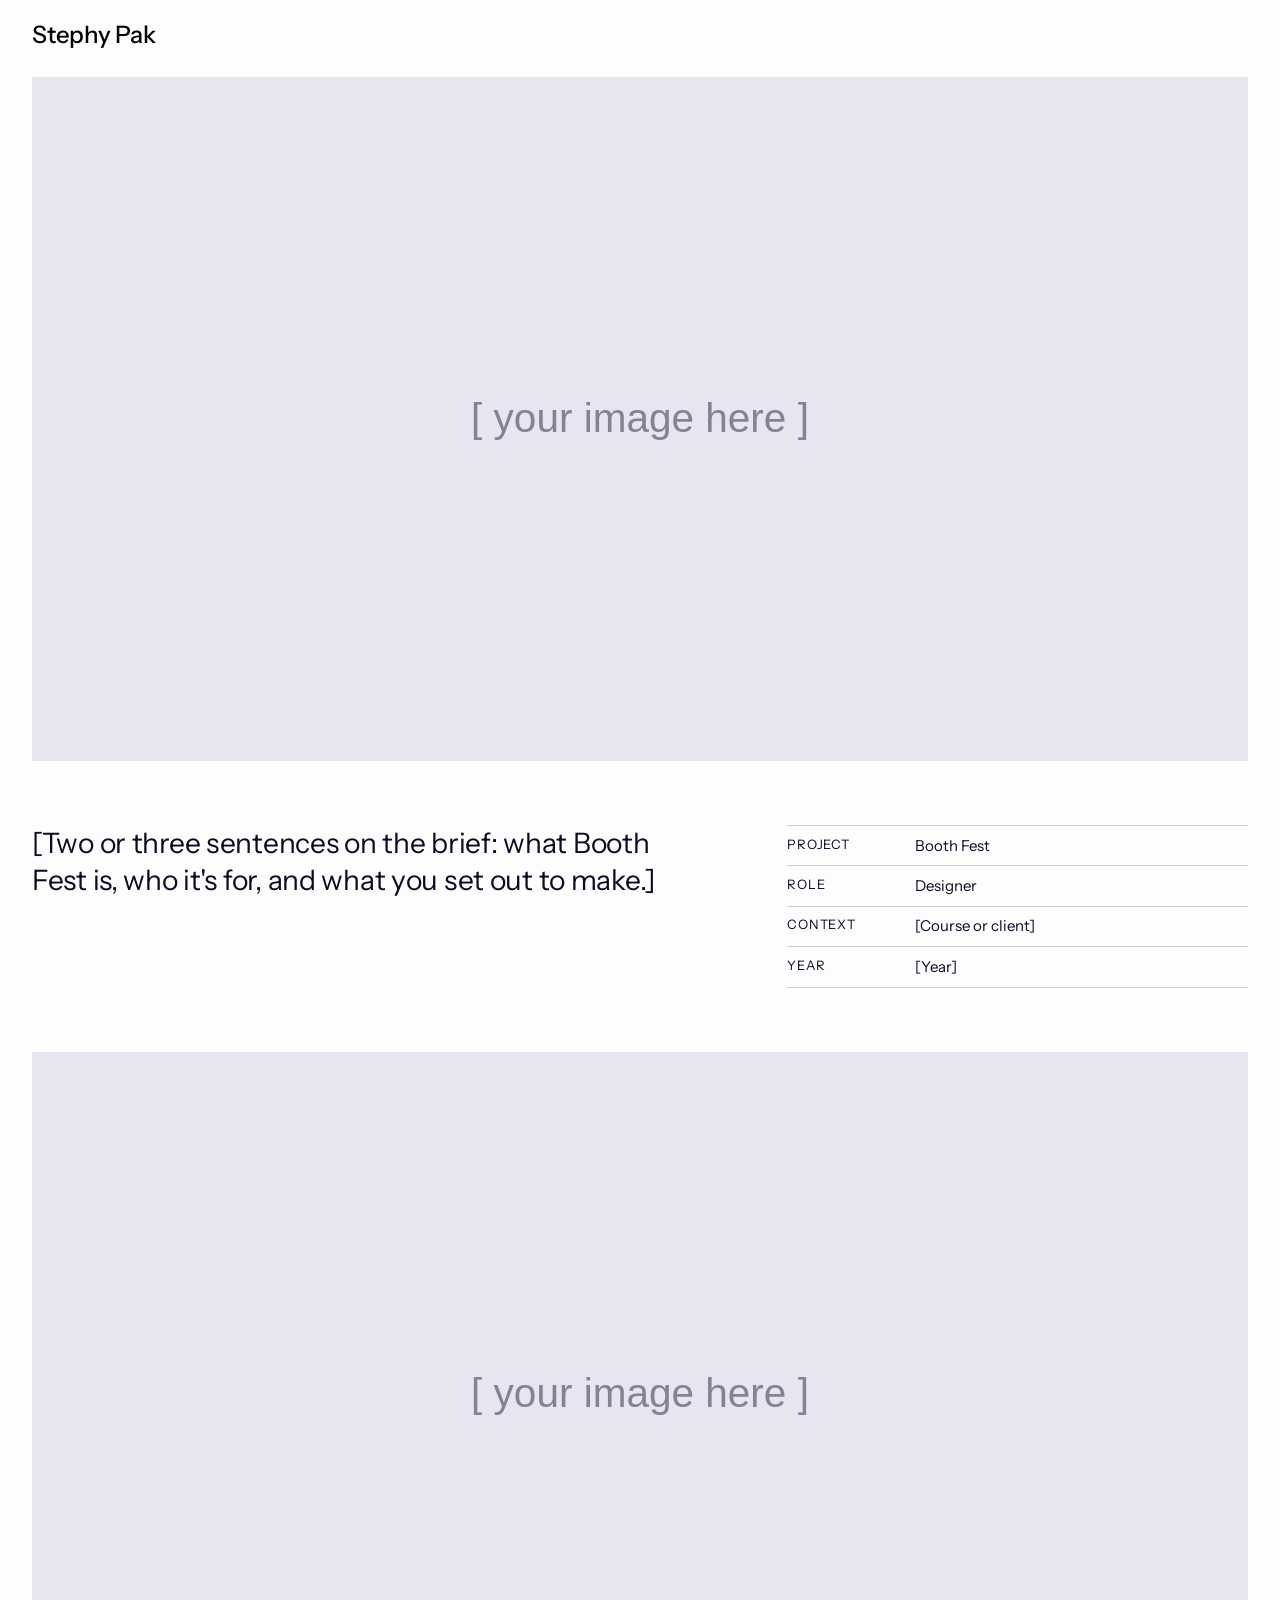
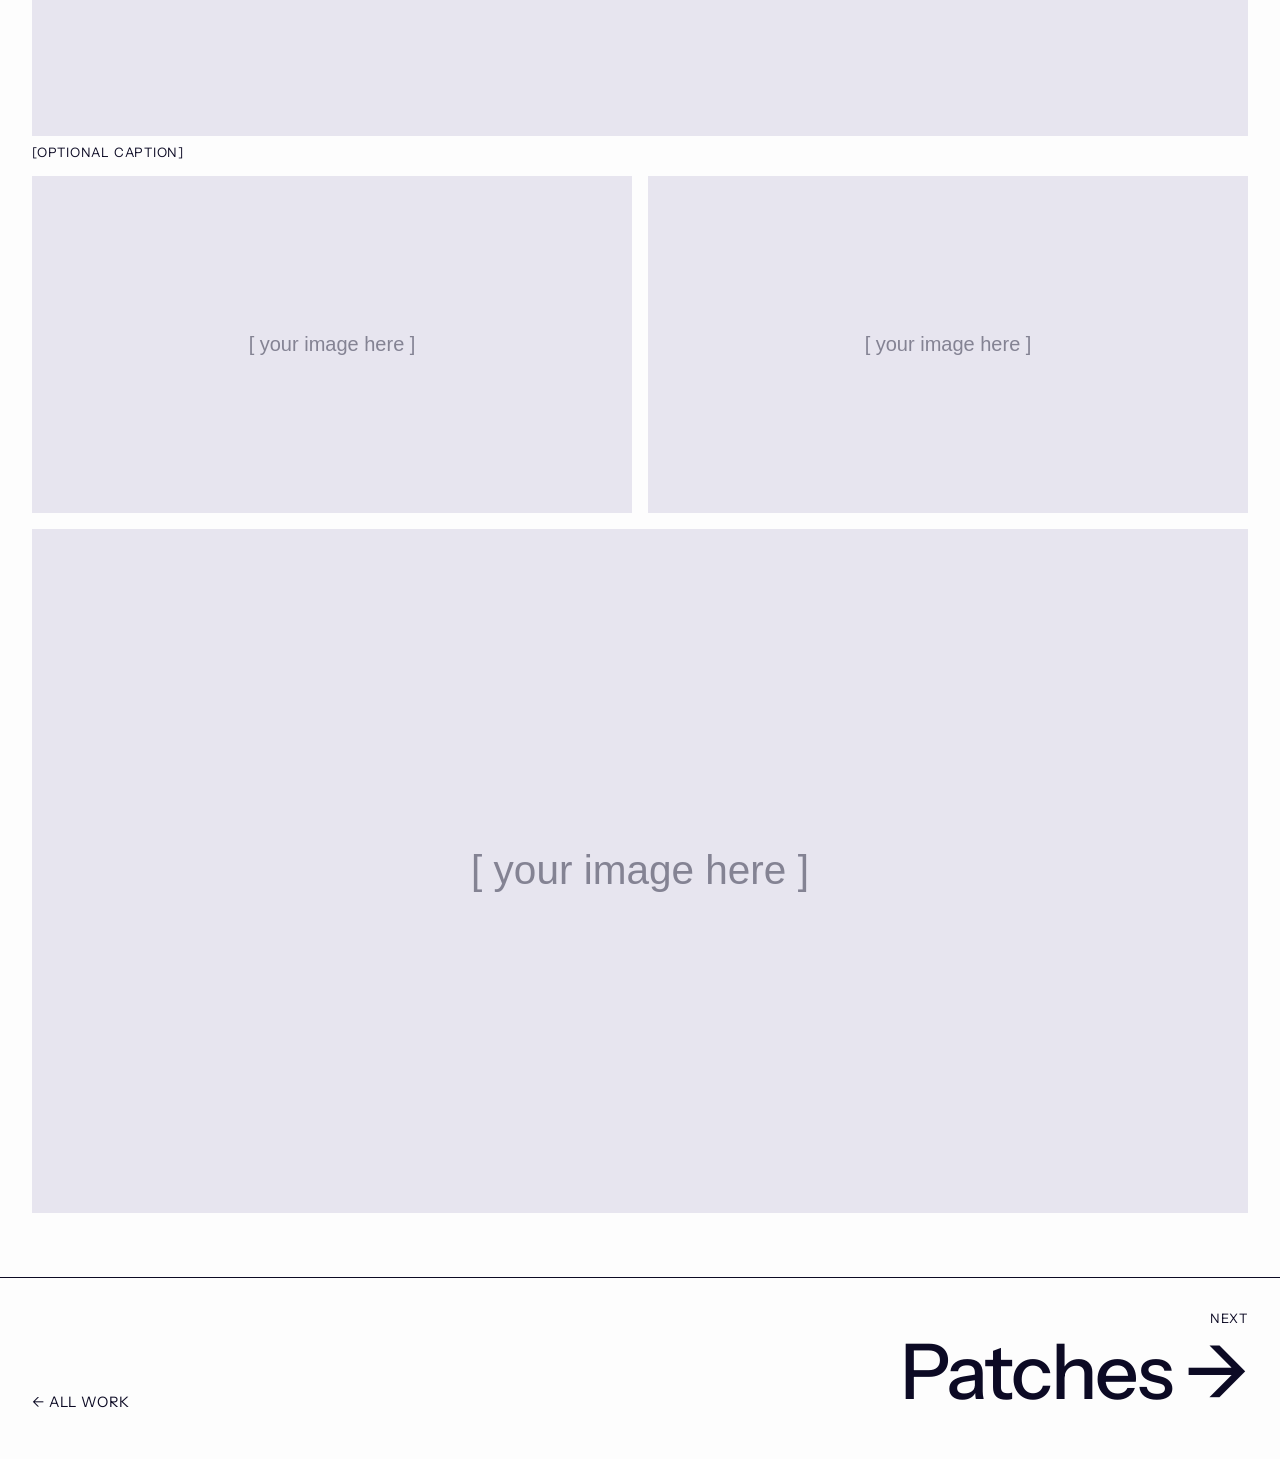
<file: project-1.html>
<!doctype html>
<!--
  =====================================================================
    PROJECT PAGE 1 — BOOTH FEST  (project-1.html)
  =====================================================================
    All four project pages are built the same way, so once you know
    one, you know them all.

    WHAT'S IN HERE (top to bottom)
    ---------------------------------------------------------------
    1. FLOATING NAME ..... "Stephy Pak" — goes back to the homepage
    2. HERO IMAGE ........ first big image                        ✏️
    3. BRIEF + CREDITS ... short description + role, year, etc.   ✏️
    4. MORE IMAGES ....... full-width, two side by side, full-width ✏️
    5. NEXT PROJECT ...... link to the next page

    ✏️ = things you'll want to edit
    Anything in [square brackets] is a placeholder — replace it.

    ADDING YOUR IMAGES
      1. Put the image file in the  assets/projects/  folder
         (simple names work best: booth-fest-01.jpg — no spaces).
      2. Change  src="assets/projects/placeholder.svg"
         to      src="assets/projects/booth-fest-01.jpg"
      3. Change the alt="…" text to a short description of the image
         (screen readers read this out loud for people who can't see it).
  =====================================================================
-->
<html lang="en">
  <head>
    <!-- ✏️ Text in the browser tab -->
    <title>Booth Fest | Stephy Pak</title>
    <meta charset="utf-8" />
    <meta name="viewport" content="width=device-width, initial-scale=1.0" />
    <link rel="stylesheet" href="./styles/style.css" />
  </head>

  <body class="project-page">

    <!-- =================================================================
         1. FLOATING NAME
         Stays in the corner as you scroll. Clicking it goes back to the
         top of the homepage.
         ================================================================= -->
    <header class="project-header">
      <a href="index.html#top" class="project-header-name">Stephy Pak</a>
    </header>

    <main class="project">

      <!-- ===============================================================
           2. HERO IMAGE — your strongest image of this project ✏️
           =============================================================== -->
      <figure class="project-figure">
        <img src="assets/projects/placeholder.svg" width="1920" height="1080" loading="eager" alt="[Describe the image]" />
      </figure>

      <!-- ===============================================================
           3. BRIEF + CREDITS ✏️
           Brief: 2–3 sentences. Credits: each <div> is one row.
           To add a row, copy a whole  <div class="project-credit">…</div>  line.
           To remove one, delete its line.
           =============================================================== -->
      <section class="project-about" aria-label="About this project">
        <p class="project-brief">[Two or three sentences on the brief: what Booth Fest is, who it&#x27;s for, and what you set out to make.]</p>
        <dl class="project-credits">
          <div class="project-credit"><dt>Project</dt><dd>Booth Fest</dd></div>
          <div class="project-credit"><dt>Role</dt><dd>Designer</dd></div>
          <div class="project-credit"><dt>Context</dt><dd>[Course or client]</dd></div>
          <div class="project-credit"><dt>Year</dt><dd>[Year]</dd></div>
        </dl>
      </section>

      <!-- ===============================================================
           4. MORE IMAGES ✏️
           Each <figure> … </figure> is one image.
             • copy a figure block to add an image
             • delete a figure block to remove one
             • <figcaption> is an optional caption — delete it if you don't want one
           =============================================================== -->

      <!-- Full-width image -->
      <figure class="project-figure">
        <img src="assets/projects/placeholder.svg" width="1920" height="1080" loading="lazy" alt="[Describe the image]" />
        <figcaption>[Optional caption]</figcaption>
      </figure>

      <!-- Two images side by side (they stack on phones) -->
      <div class="project-pair">
        <figure class="project-figure">
          <img src="assets/projects/placeholder.svg" width="1200" height="1500" loading="lazy" alt="[Describe the image]" />
        </figure>
        <figure class="project-figure">
          <img src="assets/projects/placeholder.svg" width="1200" height="1500" loading="lazy" alt="[Describe the image]" />
        </figure>
      </div>

      <!-- Full-width image -->
      <figure class="project-figure">
        <img src="assets/projects/placeholder.svg" width="1920" height="1080" loading="lazy" alt="[Describe the image]" />
      </figure>

    </main>

    <!-- =================================================================
         5. NEXT PROJECT
         Left: back to the work list. Right: the next project's page.
         (The pages loop: 1 → 2 → 3 → 4 → back to 1.)
         ================================================================= -->
    <footer class="project-footer">
      <a href="index.html#works-heading" class="project-back">← All work</a>
      <a href="project-2.html" class="project-next">
        <span class="project-next-label">Next</span>
        <span class="project-next-title">Patches →</span>
      </a>
    </footer>

  </body>
</html>
</file>
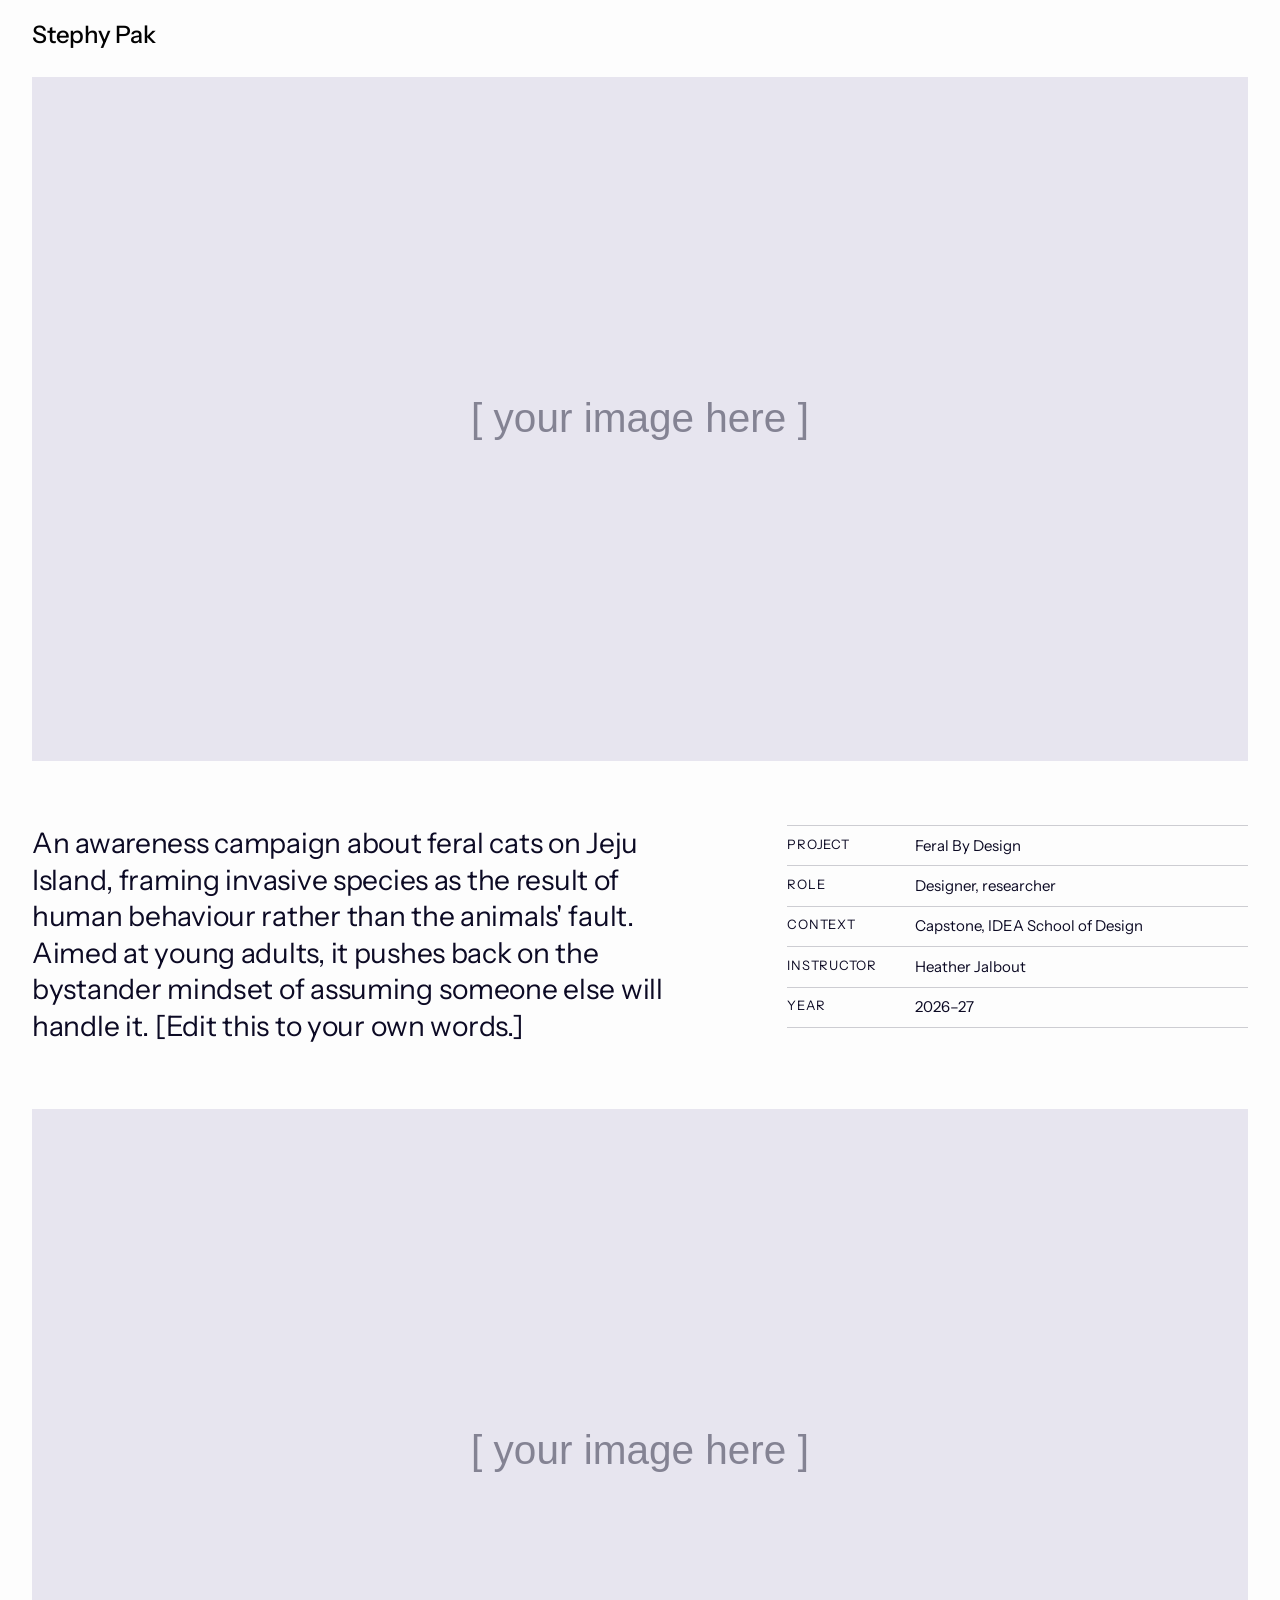
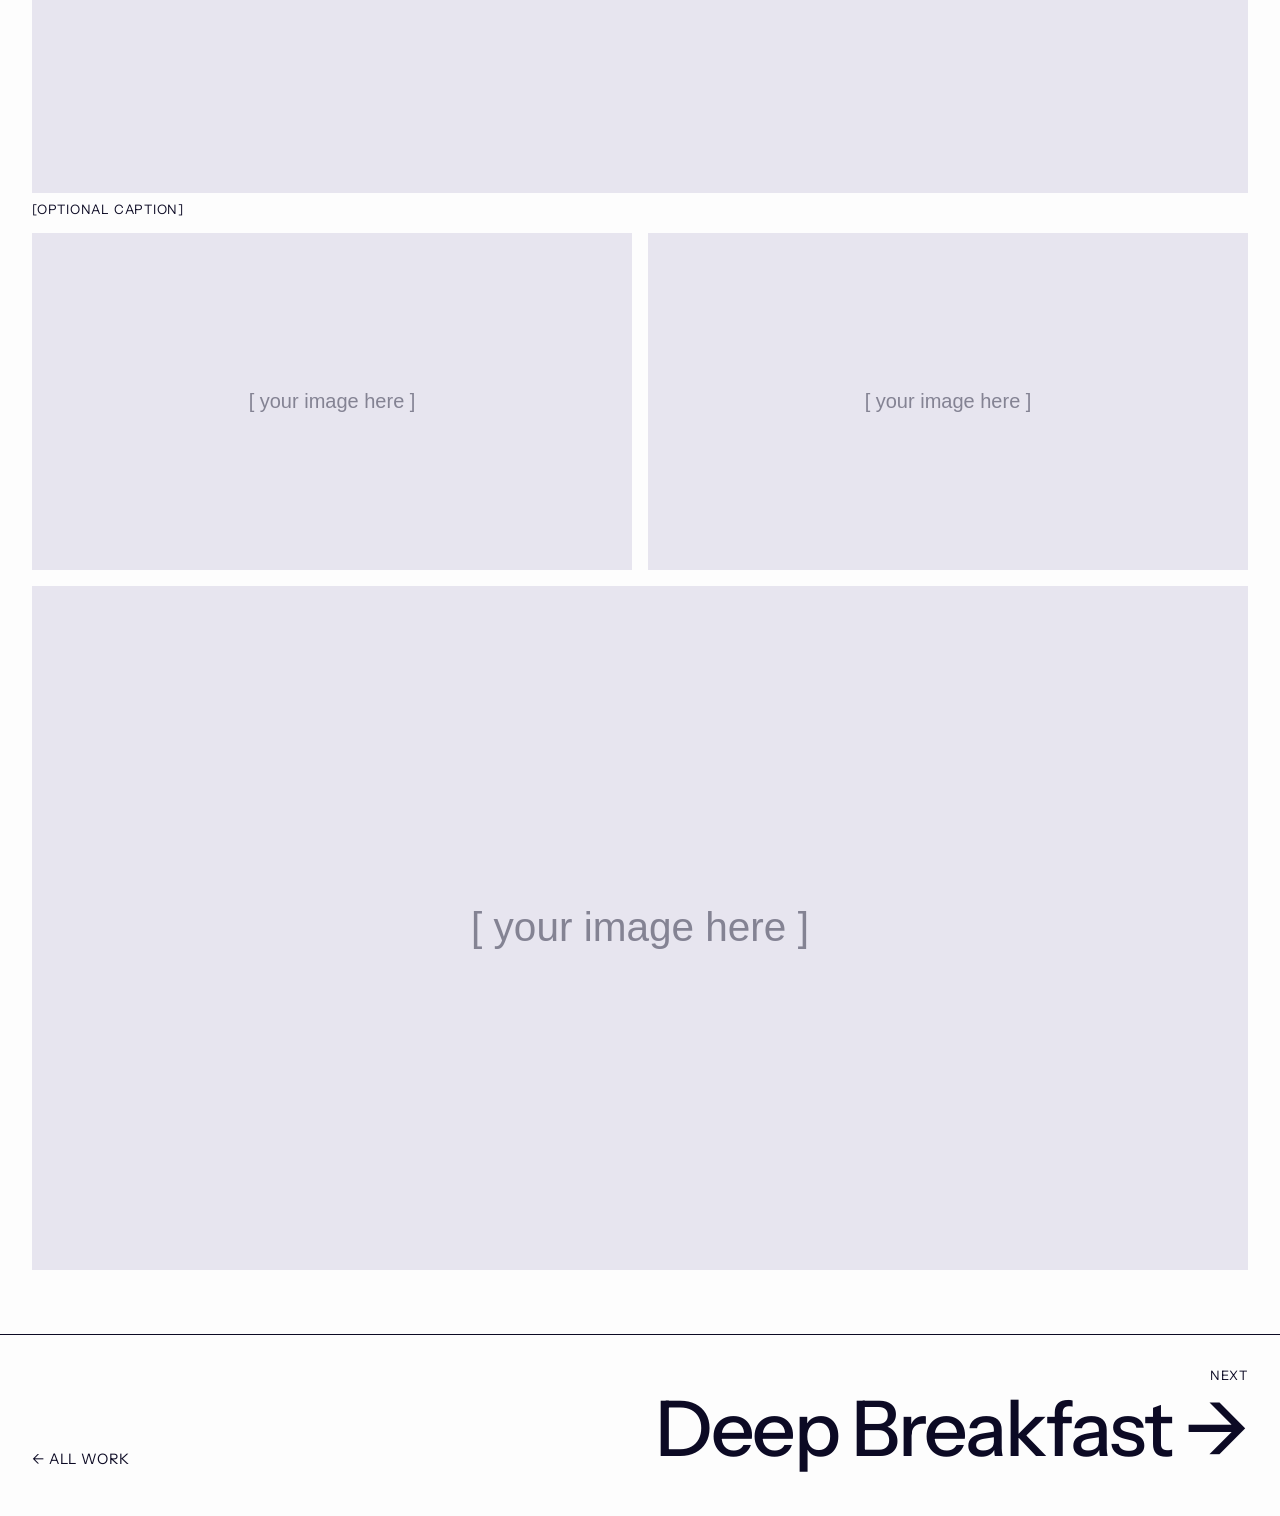
<file: project-3.html>
<!doctype html>
<!--
  =====================================================================
    PROJECT PAGE 3 — FERAL BY DESIGN  (project-3.html)
  =====================================================================
    All four project pages are built the same way, so once you know
    one, you know them all.

    WHAT'S IN HERE (top to bottom)
    ---------------------------------------------------------------
    1. FLOATING NAME ..... "Stephy Pak" — goes back to the homepage
    2. HERO IMAGE ........ first big image                        ✏️
    3. BRIEF + CREDITS ... short description + role, year, etc.   ✏️
    4. MORE IMAGES ....... full-width, two side by side, full-width ✏️
    5. NEXT PROJECT ...... link to the next page

    ✏️ = things you'll want to edit
    Anything in [square brackets] is a placeholder — replace it.

    ADDING YOUR IMAGES
      1. Put the image file in the  assets/projects/  folder
         (simple names work best: booth-fest-01.jpg — no spaces).
      2. Change  src="assets/projects/placeholder.svg"
         to      src="assets/projects/booth-fest-01.jpg"
      3. Change the alt="…" text to a short description of the image
         (screen readers read this out loud for people who can't see it).
  =====================================================================
-->
<html lang="en">
  <head>
    <!-- ✏️ Text in the browser tab -->
    <title>Feral By Design | Stephy Pak</title>
    <meta charset="utf-8" />
    <meta name="viewport" content="width=device-width, initial-scale=1.0" />
    <link rel="stylesheet" href="./styles/style.css" />
  </head>

  <body class="project-page">

    <!-- =================================================================
         1. FLOATING NAME
         Stays in the corner as you scroll. Clicking it goes back to the
         top of the homepage.
         ================================================================= -->
    <header class="project-header">
      <a href="index.html#top" class="project-header-name">Stephy Pak</a>
    </header>

    <main class="project">

      <!-- ===============================================================
           2. HERO IMAGE — your strongest image of this project ✏️
           =============================================================== -->
      <figure class="project-figure">
        <img src="assets/projects/placeholder.svg" width="1920" height="1080" loading="eager" alt="[Describe the image]" />
      </figure>

      <!-- ===============================================================
           3. BRIEF + CREDITS ✏️
           Brief: 2–3 sentences. Credits: each <div> is one row.
           To add a row, copy a whole  <div class="project-credit">…</div>  line.
           To remove one, delete its line.
           =============================================================== -->
      <section class="project-about" aria-label="About this project">
        <p class="project-brief">An awareness campaign about feral cats on Jeju Island, framing invasive species as the result of human behaviour rather than the animals&#x27; fault. Aimed at young adults, it pushes back on the bystander mindset of assuming someone else will handle it. [Edit this to your own words.]</p>
        <dl class="project-credits">
          <div class="project-credit"><dt>Project</dt><dd>Feral By Design</dd></div>
          <div class="project-credit"><dt>Role</dt><dd>Designer, researcher</dd></div>
          <div class="project-credit"><dt>Context</dt><dd>Capstone, IDEA School of Design</dd></div>
          <div class="project-credit"><dt>Instructor</dt><dd>Heather Jalbout</dd></div>
          <div class="project-credit"><dt>Year</dt><dd>2026–27</dd></div>
        </dl>
      </section>

      <!-- ===============================================================
           4. MORE IMAGES ✏️
           Each <figure> … </figure> is one image.
             • copy a figure block to add an image
             • delete a figure block to remove one
             • <figcaption> is an optional caption — delete it if you don't want one
           =============================================================== -->

      <!-- Full-width image -->
      <figure class="project-figure">
        <img src="assets/projects/placeholder.svg" width="1920" height="1080" loading="lazy" alt="[Describe the image]" />
        <figcaption>[Optional caption]</figcaption>
      </figure>

      <!-- Two images side by side (they stack on phones) -->
      <div class="project-pair">
        <figure class="project-figure">
          <img src="assets/projects/placeholder.svg" width="1200" height="1500" loading="lazy" alt="[Describe the image]" />
        </figure>
        <figure class="project-figure">
          <img src="assets/projects/placeholder.svg" width="1200" height="1500" loading="lazy" alt="[Describe the image]" />
        </figure>
      </div>

      <!-- Full-width image -->
      <figure class="project-figure">
        <img src="assets/projects/placeholder.svg" width="1920" height="1080" loading="lazy" alt="[Describe the image]" />
      </figure>

    </main>

    <!-- =================================================================
         5. NEXT PROJECT
         Left: back to the work list. Right: the next project's page.
         (The pages loop: 1 → 2 → 3 → 4 → back to 1.)
         ================================================================= -->
    <footer class="project-footer">
      <a href="index.html#works-heading" class="project-back">← All work</a>
      <a href="project-4.html" class="project-next">
        <span class="project-next-label">Next</span>
        <span class="project-next-title">Deep Breakfast →</span>
      </a>
    </footer>

  </body>
</html>
</file>
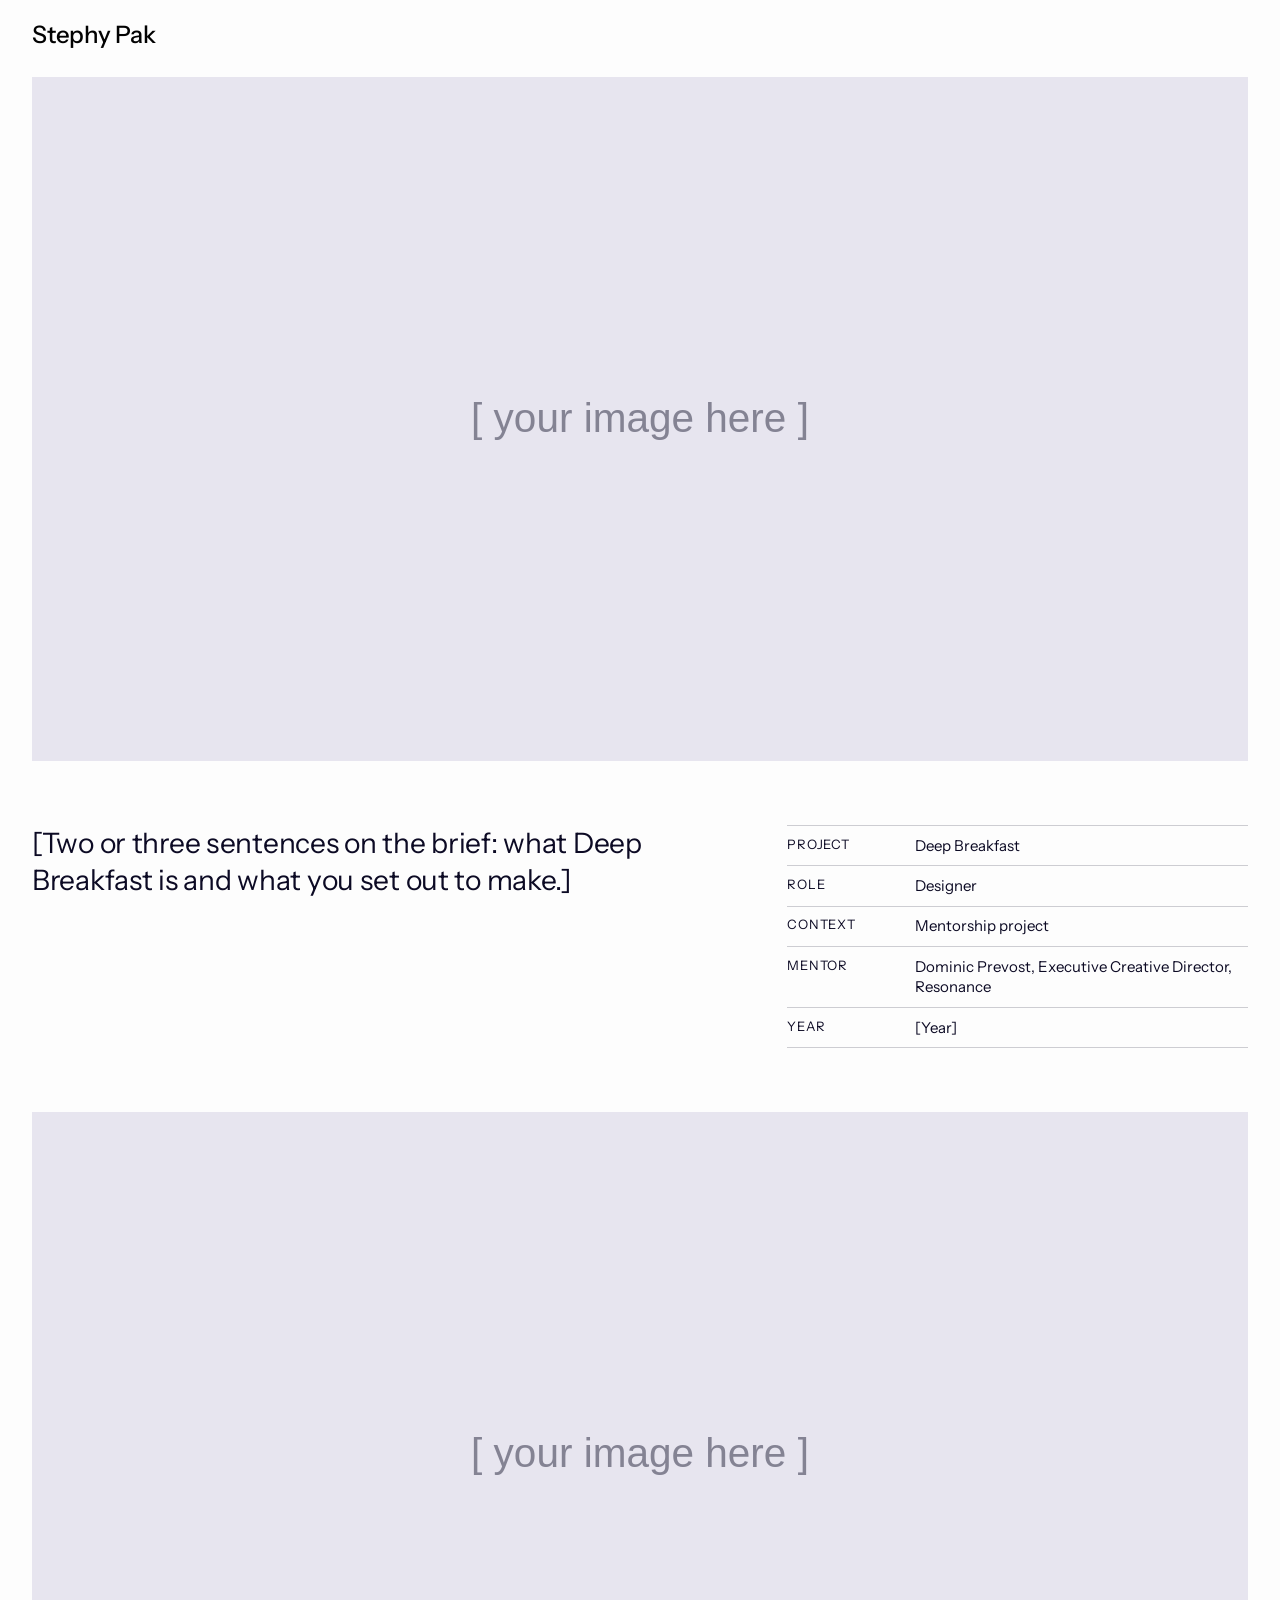
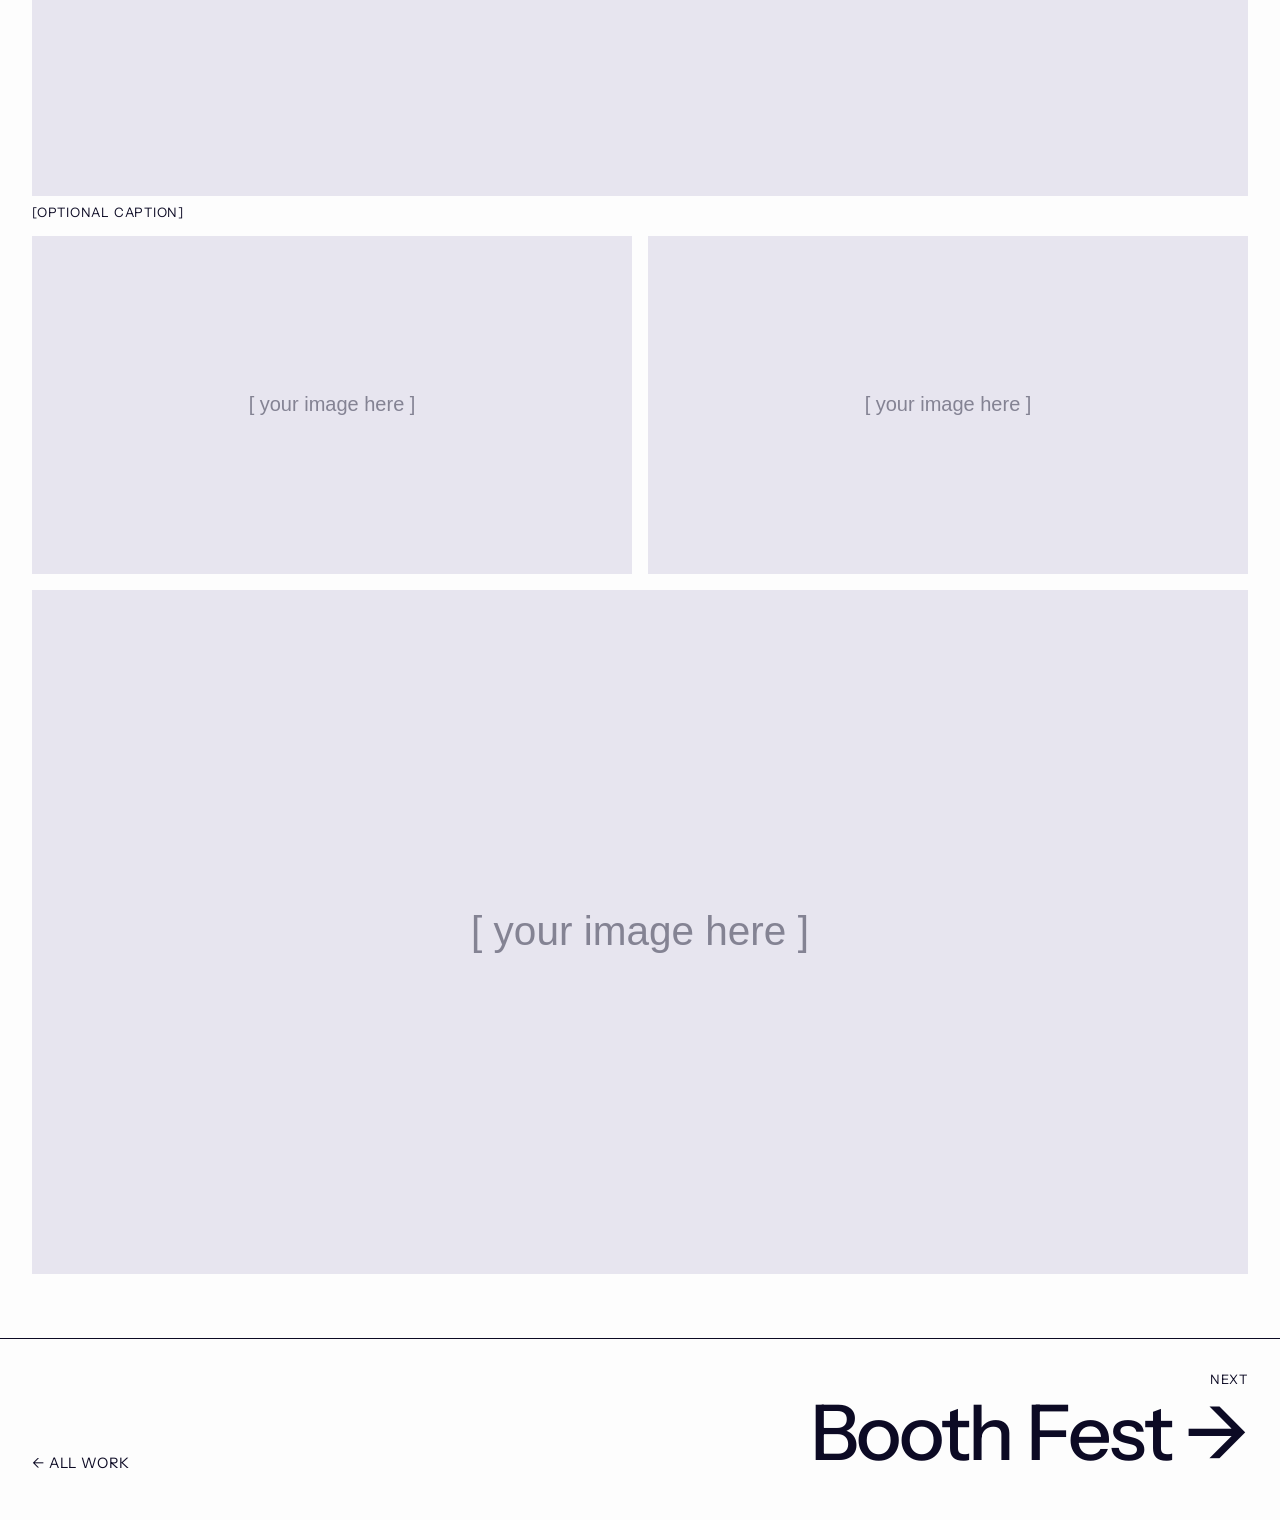
<file: project-4.html>
<!doctype html>
<!--
  =====================================================================
    PROJECT PAGE 4 — DEEP BREAKFAST  (project-4.html)
  =====================================================================
    All four project pages are built the same way, so once you know
    one, you know them all.

    WHAT'S IN HERE (top to bottom)
    ---------------------------------------------------------------
    1. FLOATING NAME ..... "Stephy Pak" — goes back to the homepage
    2. HERO IMAGE ........ first big image                        ✏️
    3. BRIEF + CREDITS ... short description + role, year, etc.   ✏️
    4. MORE IMAGES ....... full-width, two side by side, full-width ✏️
    5. NEXT PROJECT ...... link to the next page

    ✏️ = things you'll want to edit
    Anything in [square brackets] is a placeholder — replace it.

    ADDING YOUR IMAGES
      1. Put the image file in the  assets/projects/  folder
         (simple names work best: booth-fest-01.jpg — no spaces).
      2. Change  src="assets/projects/placeholder.svg"
         to      src="assets/projects/booth-fest-01.jpg"
      3. Change the alt="…" text to a short description of the image
         (screen readers read this out loud for people who can't see it).
  =====================================================================
-->
<html lang="en">
  <head>
    <!-- ✏️ Text in the browser tab -->
    <title>Deep Breakfast | Stephy Pak</title>
    <meta charset="utf-8" />
    <meta name="viewport" content="width=device-width, initial-scale=1.0" />
    <link rel="stylesheet" href="./styles/style.css" />
  </head>

  <body class="project-page">

    <!-- =================================================================
         1. FLOATING NAME
         Stays in the corner as you scroll. Clicking it goes back to the
         top of the homepage.
         ================================================================= -->
    <header class="project-header">
      <a href="index.html#top" class="project-header-name">Stephy Pak</a>
    </header>

    <main class="project">

      <!-- ===============================================================
           2. HERO IMAGE — your strongest image of this project ✏️
           =============================================================== -->
      <figure class="project-figure">
        <img src="assets/projects/placeholder.svg" width="1920" height="1080" loading="eager" alt="[Describe the image]" />
      </figure>

      <!-- ===============================================================
           3. BRIEF + CREDITS ✏️
           Brief: 2–3 sentences. Credits: each <div> is one row.
           To add a row, copy a whole  <div class="project-credit">…</div>  line.
           To remove one, delete its line.
           =============================================================== -->
      <section class="project-about" aria-label="About this project">
        <p class="project-brief">[Two or three sentences on the brief: what Deep Breakfast is and what you set out to make.]</p>
        <dl class="project-credits">
          <div class="project-credit"><dt>Project</dt><dd>Deep Breakfast</dd></div>
          <div class="project-credit"><dt>Role</dt><dd>Designer</dd></div>
          <div class="project-credit"><dt>Context</dt><dd>Mentorship project</dd></div>
          <div class="project-credit"><dt>Mentor</dt><dd>Dominic Prevost, Executive Creative Director, Resonance</dd></div>
          <div class="project-credit"><dt>Year</dt><dd>[Year]</dd></div>
        </dl>
      </section>

      <!-- ===============================================================
           4. MORE IMAGES ✏️
           Each <figure> … </figure> is one image.
             • copy a figure block to add an image
             • delete a figure block to remove one
             • <figcaption> is an optional caption — delete it if you don't want one
           =============================================================== -->

      <!-- Full-width image -->
      <figure class="project-figure">
        <img src="assets/projects/placeholder.svg" width="1920" height="1080" loading="lazy" alt="[Describe the image]" />
        <figcaption>[Optional caption]</figcaption>
      </figure>

      <!-- Two images side by side (they stack on phones) -->
      <div class="project-pair">
        <figure class="project-figure">
          <img src="assets/projects/placeholder.svg" width="1200" height="1500" loading="lazy" alt="[Describe the image]" />
        </figure>
        <figure class="project-figure">
          <img src="assets/projects/placeholder.svg" width="1200" height="1500" loading="lazy" alt="[Describe the image]" />
        </figure>
      </div>

      <!-- Full-width image -->
      <figure class="project-figure">
        <img src="assets/projects/placeholder.svg" width="1920" height="1080" loading="lazy" alt="[Describe the image]" />
      </figure>

    </main>

    <!-- =================================================================
         5. NEXT PROJECT
         Left: back to the work list. Right: the next project's page.
         (The pages loop: 1 → 2 → 3 → 4 → back to 1.)
         ================================================================= -->
    <footer class="project-footer">
      <a href="index.html#works-heading" class="project-back">← All work</a>
      <a href="project-1.html" class="project-next">
        <span class="project-next-label">Next</span>
        <span class="project-next-title">Booth Fest →</span>
      </a>
    </footer>

  </body>
</html>
</file>
<file: styles/style.css>
/*
 * =====================================================================
 *   STEPHY PAK — PORTFOLIO STYLES
 * =====================================================================
 *
 *   This one file controls how EVERY page looks (colours, fonts,
 *   sizes, spacing, hover effects).
 *
 *   CONTENTS                                   (Cmd+F to jump to one)
 *   ---------------------------------------------------------------
 *   1. FONT + COLOURS ........ the whole look lives here ✏️
 *   2. CSS RESET ............. makes every browser start the same
 *   3. HOMEPAGE — TOP ROW .... your name, intro, links, the eye GIF
 *   4. HOMEPAGE — SLOGAN ..... "pretty smart." + the typewriter
 *   5. HOMEPAGE — ARROW ...... the floppy disk scroll arrow
 *   6. HOMEPAGE — WORK LIST .. "Selected work", star, project titles
 *   7. HOMEPAGE — BIGGER SCREENS (tablets + laptops)
 *   8. HOMEPAGE — MOUSE HOVER EFFECTS (laptops only)
 *   9. PROJECT PAGES ......... booth-fest.html, patches.html, feral-by-design.html, deep-breakfast.html
 *  10. PEEK PAGE ............. play.html
 *  11. REDUCED MOTION ........ calmer version for people who need it
 *  12. 404 + EASTER EGG ...... 404.html ("pretty lost.") + cute.html
 *
 *   ✏️  = a value you might want to change
 *
 *   ---------------------------------------------------------------
 *   HOW CSS WORKS (the 30-second version)
 *   ---------------------------------------------------------------
 *   .hero-name {            ← "selector": WHICH thing to style.
 *     font-size: 3rem;      ← "property: value;" = WHAT to change.
 *   }                         A dot (.) means a class name from the HTML,
 *                             e.g. class="hero-name" in index.html.
 *
 *   Handy units:
 *     px   = pixels (fixed size)
 *     rem  = relative to normal text size (1rem ≈ 16px)
 *     em   = relative to the text size of that element
 *     vw   = % of the screen width (10vw = 10% of the width)
 *     clamp(min, ideal, max) = grows with the screen but never goes
 *                              smaller than min or bigger than max
 *
 *   @media (min-width: 768px) { … }
 *     = "only apply these rules on screens 768px wide or more"
 *       (tablets and laptops). Everything outside is the phone version.
 * =====================================================================
 */


/* =====================================================================
   1. FONT + COLOURS  ✏️
   Change these and the whole site updates.
   ===================================================================== */

/* The font: Instrument Sans from Google Fonts.
   ✏️ To try another font, swap the link below AND the name in "body" (section 2). */
@import url("https://fonts.googleapis.com/css2?family=Instrument+Sans:wdth,wght@75..100,400..700&display=swap");
/* A small typewriter-style font for labels (the Collection numbers + ticker). */
@import url("https://fonts.googleapis.com/css2?family=DM+Mono:wght@400;500&display=swap");

/* Colour "variables" — nicknames you can reuse anywhere as var(--name). */
:root {
  --color-ink: #0c0a24;                  /* ✏️ blue-black */
  --color-paper: #fdfdfd;                /* ✏️ near-white */
  --color-pink: #0c0a24;                 /* ✏️ accent colour (now black, same as the text): commas, hovers, PEEK pill */

  --color-page-bg: var(--color-paper);   /* page background */
  --color-page-text: var(--color-ink);   /* text colour */
                                         /* (swap these two to flip to a dark site) */

  --font-mono: "DM Mono", ui-monospace, monospace;   /* ✏️ the label font */

  --duration-fast: 0.15s;                /* speed of quick hover effects */
  --duration-normal: 0.3s;               /* speed of normal hover effects */
}


/* =====================================================================
   2. CSS RESET  (+ border-box)
   Every browser (Chrome, Safari, Firefox, Edge) comes with its own
   built-in styles: different margins, different heading sizes, form
   fields in a different font, etc. A "reset" wipes those differences
   out so your site looks the same in every browser, and starts from
   a clean slate. You won't need to touch this.
   ===================================================================== */

/* BORDER-BOX — the best practice James will explain:
   By default, CSS adds padding and borders ON TOP of the width you set.
     width: 300px + padding: 20px  →  the box is actually 340px wide 😬
   border-box keeps padding + border INSIDE the width you set.
     width: 300px + padding: 20px  →  the box is 300px wide ✅
   It's set once on <html>, and every element "inherits" it — so if
   one day you need the old behaviour for a single component, you
   can change it there and everything inside follows. */
html {
  box-sizing: border-box;
}
*,
*::before,
*::after {
  box-sizing: inherit;
}

/* Removes every browser's default outside spacing (margins), and the
   default inside spacing (padding) on lists, figures, etc. */
* {
  margin: 0;
}
ul, ol, dl, dd, figure, figcaption, blockquote, fieldset, legend {
  padding: 0;
}

/* Stops phones (mostly iPhones) from enlarging text on their own
   when you turn them sideways. */
html {
  -webkit-text-size-adjust: 100%;
  text-size-adjust: 100%;
}

/* Smooth scrolling when you click the floppy arrow
   (only for people who haven't asked their device to reduce motion). */
@media (prefers-reduced-motion: no-preference) {
  html {
    scroll-behavior: smooth;
  }
}

/* The default font + colours for the whole site.
   min-height: 100% = the page always fills the screen. */
body {
  min-height: 100vh;
  font-family: "Instrument Sans", sans-serif;
  background: var(--color-page-bg);
  color: var(--color-page-text);
  -webkit-font-smoothing: antialiased;   /* crisper text on Macs */
}

/* Headings: no awkward single word left alone on the last line. */
h1, h2, h3, h4, h5, h6 {
  text-wrap: balance;
}
/* Paragraphs: avoid one lonely word on the last line, and let
   very long words/links break instead of overflowing on phones. */
p {
  text-wrap: pretty;
  overflow-wrap: break-word;
}

/* Images + videos: behave like solid blocks (no mystery gap under them)
   and never spill out of their box. */
img,
picture,
video,
canvas {
  display: block;
  max-width: 100%;
  height: auto;
}
svg {
  max-width: 100%;
  height: auto;
}

/* Buttons + form fields use the site font instead of the browser's. */
button,
input,
textarea,
select {
  font: inherit;
  color: inherit;
}

/* No underlines on links. */
a {
  text-decoration: none;
}

/* Colour when you highlight text with your mouse. */
::selection {
  background: var(--color-ink);
  color: var(--color-paper);
}


/* =====================================================================
   3. HOMEPAGE — TOP ROW
   Your name, intro + contact on the left. Links + eye GIF on the right.
   (On phones everything stacks; see section 7 for the laptop layout.)
   ===================================================================== */

/* The whole homepage (the <body class="work-page"> in index.html). */
.work-page {
  background: var(--color-page-bg);
}

/* The outline you see when moving through links with the Tab key. */
.work-page a:focus {
  outline-color: var(--color-page-text);
}

/* The first screen ("hero"): stacks the top row, slogan and arrow. */
.hero {
  width: 100%;
  display: flex;
  flex-direction: column;
}
.hero-dark {
  /* ✏️ Slightly shorter than the screen (minus 7rem) so the first
     project title peeks up from the bottom. */
  min-height: calc(100vh - 7rem);
  min-height: calc(100svh - 7rem);
  justify-content: space-between;
  gap: 2.5rem;
  padding: 0.5rem clamp(1rem, 2.5vw, 2.25rem) 2.25rem;   /* ✏️ edge spacing (top is small because the floating name sits above) */
  background: var(--color-page-bg);
  color: var(--color-page-text);
}

/* Links in the hero: normal colour, pink on hover. */
.hero-dark a:link,
.hero-dark a:visited {
  color: var(--color-page-text);
}
.hero-dark a:hover,
.hero-dark a:focus-visible {
  color: var(--color-pink);
}

/* The top row (phone version: one column). */
.hero-top {
  display: grid;
  grid-template-columns: 1fr;
  gap: 1rem;
  align-items: start;
}

/* Left side: name with the intro + contact stacked underneath. */
.hero-id {
  display: grid;
  gap: 1.5rem;
  justify-items: start;
}

/* "A designer working across print, digital and packaging." + location/email */
.hero-info-text {
  font-size: 0.8rem;   /* ✏️ size */
  line-height: 1.4;
  margin-bottom: 0;
}
.hero-info-contact {
  margin-top: 0.75rem;   /* gap between the intro and Vancouver/email */
}

/* BEHANCE · INSTAGRAM · LINKEDIN · CONTACT */
.hero-links,
.project-index-list {
  list-style: none;   /* removes the bullet points */
  margin: 0;
  padding: 0;
}
.hero-links {
  display: flex;
  flex-wrap: wrap;
  gap: 0.5rem 1.5rem;      /* ✏️ space between links */
  font-size: 0.9rem;       /* ✏️ size */
  font-weight: 400;
  letter-spacing: 0.06em;  /* a little extra space between letters */
  text-transform: uppercase;
}

/* 👁 The eye GIF that goes to the Peek page */
.play-door-item {
  position: relative;      /* lets the PEEK pill sit right under the eye */
}
.play-door {
  display: inline-flex;
  align-items: center;
  gap: 0.5rem;
  min-height: 44px;        /* big enough to tap with a finger */
}
.play-door-gif {
  display: block;
  width: 60px;                    /* ✏️ size of the eye */
  height: auto;
  image-rendering: pixelated;     /* keeps it crisp + low-res */
  transition: transform var(--duration-normal);
}
/* The pink "PEEK" pill */
.play-door-label {
  font-family: inherit;
  font-size: 0.8125rem;
  letter-spacing: 0.04em;
  text-transform: uppercase;
  padding: 0.2rem 0.6rem;
  border: 1.5px solid var(--color-pink);
  border-radius: 999px;           /* fully rounded ends */
  color: var(--color-pink);
  background: var(--color-page-bg);
}
/* On hover, the eye does a little hop up. */
.play-door:hover .play-door-gif,
.play-door:focus-visible .play-door-gif {
  transform: translateY(-4px);    /* ✏️ how high it hops */
}


/* =====================================================================
   4. HOMEPAGE — SLOGAN
   "pretty smart. / pretty, smart." and the typewriter effect.
   (The typing itself is the <script> at the bottom of index.html.)
   ===================================================================== */

/* Centres the slogan vertically in the space between the top row and the arrow. */
.hero-slogan-wrapper {
  flex: 1;
  display: flex;
  align-items: center;
}

.hero-slogan {
  font-size: clamp(3.125rem, 11vw, 11rem);   /* ✏️ size */
  font-weight: 500;
  line-height: 0.98;                          /* ✏️ space between the two lines */
  letter-spacing: -0.03em;                    /* ✏️ space between letters (closer to 0 = looser) */
  margin-bottom: 0;
  color: var(--color-page-text);
}

/* Puts each line of the slogan on its own row. */
.hero-slogan-line {
  display: block;
}

/* Pushes the second line in, for the stagger (phone amount; laptop amount is in section 7). */
.hero-slogan-indent {
  padding-left: 0.6em;
}

/* The pink comma in "pretty, smart." */
.hero-comma {
  color: var(--color-pink);
}

/* --- Typewriter --- */

/* Hides the slogan for a split second before typing starts (no flash). */
.js-typing .hero-slogan:not(.is-ready) {
  visibility: hidden;
}
/* The not-yet-typed letters: invisible but still take up space, so nothing jumps around. */
.type-rest {
  visibility: hidden;
}
/* The blinking pink typing cursor */
.type-caret {
  position: relative;
}
.type-caret::after {
  content: "";
  position: absolute;
  bottom: 0.08em;
  left: 0.02em;
  width: 0.05em;                 /* ✏️ cursor thickness */
  height: 0.75em;                /* ✏️ cursor height */
  background: var(--color-pink);
  animation: caret-blink 1s steps(1) infinite;
}
@keyframes caret-blink {
  50% {
    opacity: 0;
  }
}


/* =====================================================================
   5. HOMEPAGE — FLOPPY DISK ARROW
   The little pixel arrow at the bottom-left of the first screen.
   The image (scroll-arrow-sprite.png) has all 7 animation frames side
   by side, like a film strip — the animation slides through them.
   ===================================================================== */

.hero-scroll {
  align-self: flex-start;
  position: relative;
  top: 1.25rem;            /* ✏️ nudges it down, closer to "Selected work" */
  display: inline-flex;
  padding: 0.5rem;         /* bigger click area */
  margin-left: -0.5rem;    /* keeps it lined up with the left edge */
}
.hero-scroll-sprite {
  display: block;
  width: 37px;             /* one frame wide */
  height: 72px;
  background: url("../assets/branding-images/scroll-arrow-sprite.png") 0 0 / 259px 72px no-repeat;
  image-rendering: pixelated;
  animation: floppy-drop 0.7s steps(7) infinite;   /* ✏️ 0.7s = speed of one loop */
}
@keyframes floppy-drop {
  to {
    background-position: -259px 0;
  }
}


/* =====================================================================
   6. HOMEPAGE — WORK LIST
   "SELECTED WORK (4)" with the star, then the big project titles.
   On phones each cover image shows under its title.
   (On laptops the image appears on hover instead; see section 8.)
   ===================================================================== */

/* The whole work section */
.project-index {
  position: relative;      /* the hover images are placed inside this box */
  isolation: isolate;      /* lets the hover image sit behind the titles */
  padding: 1rem clamp(1rem, 2.5vw, 2.25rem) 3rem;
  color: var(--color-page-text);
}

/* "SELECTED WORK (4)" — kept small so it doesn't read as part of the slogan. */
.project-index-heading {
  display: flex;
  align-items: center;
  gap: 0.5rem;
  padding-top: 0.75rem;
  margin-bottom: 1.25rem;
  border-top: 1px solid var(--color-page-text);   /* the line above it */
  font-family: inherit;
  font-size: 0.875rem;
  font-weight: 400;
  line-height: 1.2;
  letter-spacing: 0.04em;
  text-transform: uppercase;
  color: var(--color-page-text);
  cursor: default;
  scroll-margin-top: 4.5rem;   /* the floppy arrow stops here, just below the floating name */
}

/* ✦ The star: an outline that gently twinkles.
   On hover it spins, fills pink, and two tiny sparkles pop out. */
.star {
  flex-shrink: 0;
  overflow: visible;       /* lets the sparkles poke outside the box */
}
.star path {
  fill: none;
  stroke: currentColor;
  stroke-width: 1.4;
  stroke-linejoin: round;
}
.star-main {
  transform-origin: 12px 10.5px;                          /* spins around its centre */
  animation: star-twinkle 2.4s ease-in-out infinite;      /* ✏️ 2.4s = twinkle speed */
  transition: fill var(--duration-normal), stroke var(--duration-normal);
}
.star-sparkle {
  fill: var(--color-pink) !important;
  stroke: none !important;
  opacity: 0;              /* hidden until hover */
  transform: scale(0.2);
  transition: opacity var(--duration-normal), transform var(--duration-normal);
}
.star-sparkle-1 { transform-origin: 20px 3.5px; }
.star-sparkle-2 { transform-origin: 19px 18px; transition-delay: 0.08s; }

.project-index-heading:hover .star-main {
  fill: var(--color-pink);
  stroke: var(--color-pink);
  animation: star-spin 0.6s ease-out;
}
.project-index-heading:hover .star-sparkle {
  opacity: 1;
  transform: scale(1);
}
@keyframes star-twinkle {
  0%, 100% { transform: scale(1); }
  50% { transform: scale(0.82); }
}
@keyframes star-spin {
  from { transform: rotate(0deg) scale(0.7); }
  to { transform: rotate(180deg) scale(1.1); }
}

/* Thin lines between the projects */
.project-index-item {
  border-top: 1px solid rgba(12, 10, 36, 0.2);
}
.project-index-item:last-child {
  border-bottom: 1px solid rgba(12, 10, 36, 0.2);
}

/* One row: title on the left, category on the right */
.project-index-link {
  display: flex;
  flex-wrap: wrap;
  justify-content: space-between;
  align-items: baseline;
  gap: 0.5rem 1rem;
  padding: 1rem 0;         /* ✏️ space above/below each title */
  transition: opacity var(--duration-normal);
}
.project-index a:link,
.project-index a:visited {
  color: var(--color-page-text);
}

/* Big project titles (Booth Fest, Patches…) */
.project-index-title {
  font-size: clamp(2rem, 6vw, 5.5rem);   /* ✏️ size */
  font-weight: 500;
  line-height: 1;
  letter-spacing: -0.03em;
  transition: color var(--duration-fast);
}

/* Small category on the right (BRAND, CAMPAIGN…) */
.project-index-category {
  font-size: 0.8125rem;
  letter-spacing: 0.08em;
  text-transform: uppercase;
}

/* Cover image — phone version: shows under its title. */
.project-index-preview {
  display: block;
  width: 100%;
  height: auto;
  aspect-ratio: 16 / 9;    /* ✏️ image shape (16/9 = wide, 4/5 = tall) */
  object-fit: cover;       /* fills the shape without squishing */
}

/* Title turns pink on hover */
.project-index-link:hover .project-index-title,
.project-index-link:focus-visible .project-index-title {
  color: var(--color-pink);
}


/* =====================================================================
   7. HOMEPAGE — BIGGER SCREENS (768px wide and up: tablets + laptops)
   Changes the phone layout into the side-by-side layout.
   ===================================================================== */

@media (min-width: 768px) {

  /* Slogan moves to the right side… */
  .hero-slogan-wrapper {
    justify-content: flex-end;
  }
  /* …and its second line steps in further. */
  .hero-slogan-indent {
    padding-left: 1.1em;   /* ✏️ amount of stagger */
  }

  /* Top row: name + info on the left, links on the right. */
  .hero-top {
    display: flex;
    justify-content: space-between;
    align-items: flex-start;
    gap: 2.5rem;
  }
  .hero-nav {
    margin-top: -3.4rem;   /* ✏️ pulls the links up level with the floating name */
  }
  .hero-links {
    align-items: flex-start;
  }
  .play-door {
    margin-top: -1.2rem;   /* centres the eye on the row of links */
  }
  .hero-info {
    max-width: 22rem;      /* how wide the intro text can get */
  }
}


/* =====================================================================
   8. HOMEPAGE — MOUSE HOVER EFFECTS (laptops/desktops with a mouse)
   Phones can't hover, so these only switch on when there's a mouse.
   ===================================================================== */

@media (hover: hover) and (min-width: 768px) {

  /* "PEEK" pill: hidden until you hover the eye, then fades in underneath. */
  .play-door-label {
    position: absolute;
    top: 100%;
    left: 50%;
    transform: translate(-50%, -0.25rem);
    opacity: 0;
    pointer-events: none;
    transition: opacity var(--duration-fast), transform var(--duration-fast);
  }
  .play-door:hover .play-door-label,
  .play-door:focus-visible .play-door-label {
    opacity: 1;
    transform: translate(-50%, 0.25rem);
  }

  /* Work section fills the screen so the hover image has room. */
  .project-index {
    min-height: 100vh;
  }

  /* Cover images: hidden, centred BEHIND the titles, fade in on hover. */
  .project-index-preview {
    position: absolute;
    top: 50%;
    left: 50%;
    z-index: -1;                       /* behind the titles */
    width: min(70vw, 1100px);          /* ✏️ how big the hover image is */
    transform: translate(-50%, -50%);  /* centres it */
    opacity: 0;
    pointer-events: none;              /* never blocks clicks on the titles */
    transition: opacity var(--duration-normal);
  }
  .project-index-link:hover .project-index-preview,
  .project-index-link:focus-visible .project-index-preview {
    opacity: 1;
  }

  /* While you hover one title, the others fade back. */
  .project-index-list:hover .project-index-link {
    opacity: 0.35;   /* ✏️ how faded the others get (0 = invisible, 1 = normal) */
  }
  .project-index-list:hover .project-index-link:hover {
    opacity: 1;
  }
}


/* =====================================================================
   9. PROJECT PAGES  (booth-fest.html, patches.html, feral-by-design.html, deep-breakfast.html)
   Order on the page: floating name → image 1 → brief + credits →
   more images → "Next" project.
   ===================================================================== */

/* The whole project page */
.project-page {
  background: var(--color-page-bg);
  color: var(--color-page-text);
}
.project-page a:link,
.project-page a:visited {
  color: var(--color-page-text);
}
.project-page a:hover,
.project-page a:focus-visible {
  color: var(--color-pink);
}
.project-page a:focus {
  outline-color: var(--color-page-text);
}

/* Floating "Stephy Pak" in the corner — on EVERY page (homepage too).
   No background — it stays pinned as you scroll and floats over the
   images. "difference" flips its colour so it's readable on white,
   dark and light images. Clicking it goes back to the homepage. */
.project-header {
  position: sticky;          /* stays at the top while scrolling */
  top: 0;
  z-index: 10;               /* sits on top of everything */
  padding: 1.25rem clamp(1rem, 2.5vw, 2.25rem);
  background: transparent;
  pointer-events: none;      /* only the name itself is clickable */
  mix-blend-mode: difference;
}
.project-header-name {
  pointer-events: auto;
  font-size: 1.5rem;         /* ✏️ size */
  font-weight: 500;
  letter-spacing: -0.01em;
}
.project-page .project-header-name:link,
.project-page .project-header-name:visited,
.project-page .project-header-name:hover,
.work-page .project-header-name:link,
.work-page .project-header-name:visited,
.work-page .project-header-name:hover {
  color: #ffffff;            /* shows up as near-black on the white page because of "difference" */
}
.project-header-name:hover {
  text-decoration: underline;
  text-underline-offset: 0.15em;
}

/* Space around the project content */
.project {
  padding: 0.5rem clamp(1rem, 2.5vw, 2.25rem) 0;
}

/* Small caps labels: ROLE, CONTEXT, NEXT, captions */
.project-credit dt,
.project-next-label,
.project-figure figcaption {
  font-size: 0.8125rem;
  letter-spacing: 0.06em;
  text-transform: uppercase;
}

/* Images */
.project-figure {
  margin: 0 0 1rem;          /* ✏️ 1rem = gap under each image */
}
.project-figure img,
.project-figure video {
  display: block;
  width: 100%;
  height: auto;
  object-fit: cover;
  background: #ecebe8;       /* grey that shows while an image loads */
}
.project-figure figcaption {
  margin-top: 0.5rem;
}
/* Two images side by side (phones: stacked; laptops: see bottom of this section) */
.project-pair {
  display: grid;
  grid-template-columns: 1fr;
  gap: 1rem;
}

/* Brief (left) + credits list (right) */
.project-about {
  display: grid;
  grid-template-columns: 1fr;
  gap: 2rem;
  padding: 3rem 0 4rem;
}
.project-brief {
  max-width: 34ch;           /* about 34 characters per line — easy to read */
  font-size: clamp(1.25rem, 2.2vw, 1.875rem);   /* ✏️ size */
  line-height: 1.3;
  letter-spacing: -0.01em;
}
.project-credits {
  display: grid;
  gap: 0;
  align-content: start;
}
/* One credit row: label on the left (ROLE), answer on the right (Designer) */
.project-credit {
  display: grid;
  grid-template-columns: 7rem 1fr;   /* ✏️ 7rem = width of the label column */
  gap: 1rem;
  padding: 0.6rem 0;
  border-top: 1px solid rgba(12, 10, 36, 0.2);
  font-size: 0.9375rem;
  line-height: 1.35;
}
.project-credit:last-child {
  border-bottom: 1px solid rgba(12, 10, 36, 0.2);
}

/* Bottom of the page: "← ALL WORK" and "NEXT  Patches →" */
.project-footer {
  display: flex;
  flex-wrap: wrap;
  justify-content: space-between;
  align-items: flex-end;
  gap: 2rem;
  margin-top: 4rem;
  padding: 2rem clamp(1rem, 2.5vw, 2.25rem) 3rem;
  border-top: 1px solid var(--color-page-text);
}
.project-back {
  font-size: 0.9rem;
  letter-spacing: 0.06em;
  text-transform: uppercase;
}
.project-next {
  display: grid;
  justify-items: start;
  gap: 0.5rem;
}
.project-next-title {
  font-size: clamp(2rem, 6vw, 5rem);   /* ✏️ size of the next project's name */
  font-weight: 500;
  line-height: 1;
  letter-spacing: -0.03em;
}

/* Project pages on bigger screens (768px and up) */
@media (min-width: 768px) {
  .project-pair {
    grid-template-columns: 1fr 1fr;      /* two images side by side */
  }
  .project-next {
    justify-items: end;                  /* "Next" sits on the right */
    text-align: right;
  }
  .project-about {
    grid-template-columns: 3fr 2fr;      /* ✏️ brief gets 3 parts, credits get 2 */
    gap: 4rem;
  }
}


/* =====================================================================
   10. PEEK PAGE  (play.html)
   About me at the top, then Collection → Feed.
   Re-uses the project page styles (floating name, credits list, footer).
   ===================================================================== */

/* Space around everything on the Peek page */
.peek {
  padding: 0.5rem clamp(1rem, 2.5vw, 2.25rem) 0;
}

/* --- ABOUT --- */

/* Phones: statement → photo → bio, stacked. (Laptop layout is at the bottom.) */
/* Everything in one narrow, centred column (statement → photo → bio) */
.peek-about {
  display: grid;
  grid-template-columns: 1fr;
  justify-items: center;
  gap: 2.5rem;
  max-width: 40rem;          /* ✏️ how wide the centred column gets */
  margin: 0 auto;
  padding: 3rem 0 7rem;      /* ✏️ space above / below the About section */
  text-align: center;
}

/* "I always end up in cool places doing cool things." */
.peek-statement {
  max-width: 14ch;                             /* ✏️ how many letters per line (smaller = more lines) */
  font-size: clamp(2.25rem, 4.2vw, 4.25rem);   /* ✏️ size */
  font-weight: 500;
  line-height: 0.95;
  letter-spacing: -0.035em;
}

/* Your photo */
.peek-portrait {
  width: 100%;
  max-width: 15rem;          /* ✏️ how big the photo gets */
}
.peek-portrait img {
  display: block;
  width: 100%;
  aspect-ratio: 4 / 5;       /* ✏️ photo shape (4/5 = portrait, 1/1 = square) */
  object-fit: cover;
  background: #ecebe8;
}

/* Bio column */
.peek-bio {
  display: grid;
  justify-items: center;
  gap: 1.5rem;
  align-content: start;
}
/* "Hi, I'm Stephy…" — a bit smaller here than the project briefs */
.peek-bio .project-brief {
  font-size: clamp(1.125rem, 1.6vw, 1.375rem);   /* ✏️ size */
}
.peek-bio-text {
  max-width: 46ch;
  font-size: 0.9375rem;      /* ✏️ size of the rest of the bio */
  line-height: 1.5;
}
/* Quick facts — smaller and narrower than on project pages */
.peek-facts {
  width: 100%;
  max-width: 30rem;          /* ✏️ how wide the facts list gets */
  margin-top: 1rem;
  text-align: left;          /* rows read left to right, the list itself is centred */
}
.peek-facts .project-credit {
  grid-template-columns: 6.5rem 1fr;
  padding: 0.45rem 0;
  font-size: 0.8125rem;      /* ✏️ size */
}
.peek-facts .project-credit dt {
  font-size: 0.6875rem;
}
/* Links inside the bio + facts (award, RGD, school, projects):
   thin underline so people can tell they're clickable, pink on hover. */
.peek-bio-text a,
.peek-facts dd a {
  color: inherit;
  text-decoration: underline;
  text-decoration-thickness: 1px;
  text-underline-offset: 0.2em;
  transition: color var(--duration-fast);
}
.peek-bio-text a:hover,
.peek-facts dd a:hover {
  color: var(--color-pink);
}

/* EMAIL · INSTAGRAM · LINKEDIN · RESUME */
.peek-links {
  list-style: none;
  display: flex;
  justify-content: center;
  flex-wrap: wrap;
  gap: 0.5rem 1.5rem;
  font-size: 0.9rem;
  letter-spacing: 0.06em;
  text-transform: uppercase;
}

/* --- SECTION HEADINGS: "(01) COLLECTION   Things I keep" --- */

.peek-section {
  padding-bottom: 6rem;      /* ✏️ space between sections */
}
.peek-heading {
  display: flex;
  flex-wrap: wrap;
  align-items: baseline;
  gap: 0.25rem 0.75rem;
  padding-top: 0.75rem;
  margin-bottom: 2rem;
  border-top: 1px solid var(--color-page-text);   /* same line as "Selected work" */
  font-size: 0.875rem;
  font-weight: 400;
  letter-spacing: 0.04em;
  text-transform: uppercase;
}
.peek-heading-note {
  margin-left: auto;         /* pushes the little note to the right */
  text-transform: none;
  letter-spacing: 0;
  opacity: 0.6;
}

/* --- COLLECTION (floating objects) --- */

/* Phones: a tidy 2-column grid */
.peek-collection {
  list-style: none;
  display: grid;
  grid-template-columns: 1fr 1fr;
  gap: 2rem 1rem;
}
.peek-object {
  position: relative;
}
.peek-object img {
  display: block;
  width: 100%;
  height: auto;
  transition: transform var(--duration-normal);
}
/* The little "01." next to each object */
.peek-object-num {
  position: absolute;
  top: 0;
  right: 0;
  transform: translateY(-100%);
  z-index: 1;                /* keeps the number on top while the object moves */
  font-family: var(--font-mono);
  font-size: 0.6875rem;
  letter-spacing: 0.04em;
}
/* "— drag them around" and "Tidy up" only make sense on laptops */
.peek-drag-hint,
.peek-tidy {
  display: none;
}

/* The list explaining each object — a looping ticker, centred */
.peek-marquee {
  display: flex;
  overflow: hidden;
  margin-top: 2.5rem;
  padding: 0.9rem 0;
  border-top: 1px solid rgba(12, 10, 36, 0.2);
  border-bottom: 1px solid rgba(12, 10, 36, 0.2);
  /* soft fade at both edges */
  -webkit-mask-image: linear-gradient(90deg, transparent, #000 8%, #000 92%, transparent);
          mask-image: linear-gradient(90deg, transparent, #000 8%, #000 92%, transparent);
}
.peek-legend {
  list-style: none;
  display: flex;
  flex-shrink: 0;
  align-items: center;
  gap: 2.5rem;               /* ✏️ space between items */
  padding-right: 2.5rem;     /* same as the gap, so the loop is even */
  font-family: var(--font-mono);
  font-size: 0.6875rem;      /* ✏️ size */
  font-weight: 500;
  letter-spacing: 0.02em;
  text-transform: uppercase;
  white-space: nowrap;
  animation: peek-ticker 30s linear infinite;   /* ✏️ 30s = speed (bigger = slower) */
}
/* Hovering pauses it so people can read */
.peek-marquee:hover .peek-legend {
  animation-play-state: paused;
}
@keyframes peek-ticker {
  to { transform: translateX(-100%); }
}

/* "Tidy up" sits centred under the ticker */
.peek-tidy-row {
  display: flex;
  justify-content: center;
}

/* Feed captions */
.peek-feed figcaption {
  font-size: 0.8125rem;
  letter-spacing: 0.06em;
  text-transform: uppercase;
}

/* --- FEED (loose photo grid) --- */

/* "columns" makes a masonry grid: images keep their own shape */
.peek-feed {
  columns: 2;                /* ✏️ phones: 2 columns */
  column-gap: 1rem;
}
.peek-feed figure {
  break-inside: avoid;       /* never splits an image between columns */
  margin-bottom: 1.25rem;
}
.peek-feed img {
  display: block;
  width: 100%;
  height: auto;
  background: #ecebe8;
  transition: opacity var(--duration-normal);
}
.peek-feed figcaption {
  margin-top: 0.4rem;
}
.peek-feed figure:hover img {
  opacity: 0.85;
}

/* --- Bigger screens (768px and up) --- */
@media (min-width: 768px) {

  .peek-about {
    gap: 3.5rem;
    padding-top: 5rem;
  }

  /* Collection: objects float at their --x / --y spots */
  .peek-collection {
    display: block;
    position: relative;
    height: clamp(32rem, 55vw, 48rem);   /* ✏️ height of the floating area */
  }
  .peek-object {
    position: absolute;
    left: var(--x);
    top: var(--y);
    width: var(--w);
    cursor: grab;
    touch-action: none;      /* lets fingers drag on tablets */
    user-select: none;
  }

  /* Hover: a little wiggle that says "pick me up" */
  .peek-object:hover img {
    animation: peek-wiggle 0.9s ease-in-out infinite;   /* ✏️ 0.9s = wiggle speed */
  }

  /* While being dragged: lifted up with a slight tilt (no shadow —
     shadows left smeary trails behind the object in some browsers) */
  .peek-object.is-dragging {
    cursor: grabbing;
  }
  .peek-object.is-dragging img {
    animation: none;
    transform: rotate(-3deg) scale(1.08);
  }

  /* "Tidy up": objects glide back instead of jumping */
  .peek-collection.is-tidying .peek-object {
    transition: left 0.5s ease, top 0.5s ease;
  }

  .peek-drag-hint {
    display: inline;
  }
  /* The "TIDY UP ↺" button */
  .peek-tidy {
    display: inline-block;
    margin-top: 1.25rem;
    padding: 0.3rem 0.8rem;
    border: 1.5px solid var(--color-page-text);
    border-radius: 999px;
    background: transparent;
    color: var(--color-page-text);
    font: inherit;
    font-size: 0.8125rem;
    letter-spacing: 0.04em;
    text-transform: uppercase;
    cursor: pointer;
    transition: color var(--duration-fast), border-color var(--duration-fast);
  }
  .peek-tidy:hover,
  .peek-tidy:focus-visible {
    color: var(--color-pink);
    border-color: var(--color-pink);
  }

  .peek-feed {
    columns: 3;              /* ✏️ tablets: 3 columns */
  }
}

@media (min-width: 1200px) {
  .peek-feed {
    columns: 4;              /* ✏️ big screens: 4 columns */
  }
}

@keyframes peek-wiggle {
  0%, 100% { transform: rotate(0deg); }
  25% { transform: rotate(-4deg) scale(1.03); }   /* ✏️ how far it tips */
  75% { transform: rotate(3deg) scale(1.03); }
}


/* =====================================================================
   11. REDUCED MOTION
   Some people turn on "Reduce motion" on their computer (it can help
   with dizziness or focus). For them, animations stop and hovers
   change instantly. Keep this at the very bottom of the file.
   ===================================================================== */

@media (prefers-reduced-motion: reduce) {
  .hero-scroll-sprite,
  .star-main,
  .peek-object img,
  .peek-legend {
    animation: none !important;
  }
  /* No ticker: show the list once, centred and wrapping */
  .peek-marquee {
    justify-content: center;
    -webkit-mask-image: none;
            mask-image: none;
  }
  .peek-legend {
    flex-wrap: wrap;
    justify-content: center;
    white-space: normal;
    gap: 0.5rem 2rem;
    padding-right: 0;
  }
  .peek-legend[aria-hidden="true"] {
    display: none;
  }
  .play-door-gif,
  .play-door-label,
  .star path,
  .project-index-link,
  .project-index-title,
  .project-index-preview,
  .peek-object img,
  .peek-feed img {
    transition: none;
  }
}


/* =====================================================================
   12. 404 PAGE + EASTER EGG PAGE
   404.html ("pretty lost.") and cute.html (the secret page).
   They reuse the homepage slogan styles, plus a few extras below.
   ===================================================================== */

.lost {
  min-height: calc(100vh - 4.5rem);
  min-height: calc(100svh - 4.5rem);
  display: flex;
  flex-direction: column;
  justify-content: center;
  gap: 2rem;
  padding: 2rem clamp(1rem, 2.5vw, 2.25rem) 3rem;
}
.lost-slogan {
  font-size: clamp(3.125rem, 11vw, 11rem);   /* ✏️ same size as the homepage slogan */
  line-height: 0.98;
}
.lost-note {
  max-width: 34rem;
  font-size: 1rem;
  line-height: 1.5;
}
/* "ERROR 404" — small typewriter-style label above the note */
.lost-code {
  display: block;
  margin-bottom: 0.5rem;
  font-family: var(--font-mono);
  font-size: 0.75rem;
  letter-spacing: 0.08em;
  text-transform: uppercase;
  color: var(--color-pink);
}
/* HOME · SELECTED WORK · PEEK · SAY HI */
.lost-links {
  list-style: none;
  padding: 0;
  display: flex;
  flex-wrap: wrap;
  gap: 0.5rem 1.75rem;
  font-size: 0.9rem;
  letter-spacing: 0.06em;
  text-transform: uppercase;
}
.lost-links a {
  color: inherit;
  transition: color var(--duration-fast);
}
.lost-links a:hover,
.lost-links a:focus-visible {
  color: var(--color-pink);
}

/* --- Easter egg page --- */
.egg-page {
  overflow-x: hidden;
}
.egg-feed {
  max-width: 48rem;
}
/* Falling pink commas */
.comma-rain {
  position: fixed;
  inset: 0;
  z-index: 0;
  pointer-events: none;         /* never blocks clicks */
  overflow: hidden;
}
.comma-rain span {
  position: absolute;
  top: -10vh;
  left: var(--x);
  font-size: clamp(2rem, 5vw, 4.5rem);   /* ✏️ comma size */
  font-weight: 500;
  color: var(--color-pink);
  opacity: 0.35;                          /* ✏️ how see-through they are */
  animation: comma-fall var(--d) linear var(--w) infinite;
}
.egg-page .lost {
  position: relative;
  z-index: 1;                   /* content sits above the commas */
}
@keyframes comma-fall {
  to {
    transform: translateY(120vh) rotate(200deg);
  }
}
/* Calmer version: no falling commas for people who reduce motion */
@media (prefers-reduced-motion: reduce) {
  .comma-rain {
    display: none;
  }
}

/* Accent is black now, so hovers fade instead of changing colour */
a:hover, a:focus-visible { opacity: 0.55; transition: opacity var(--duration-fast); }
</file>
